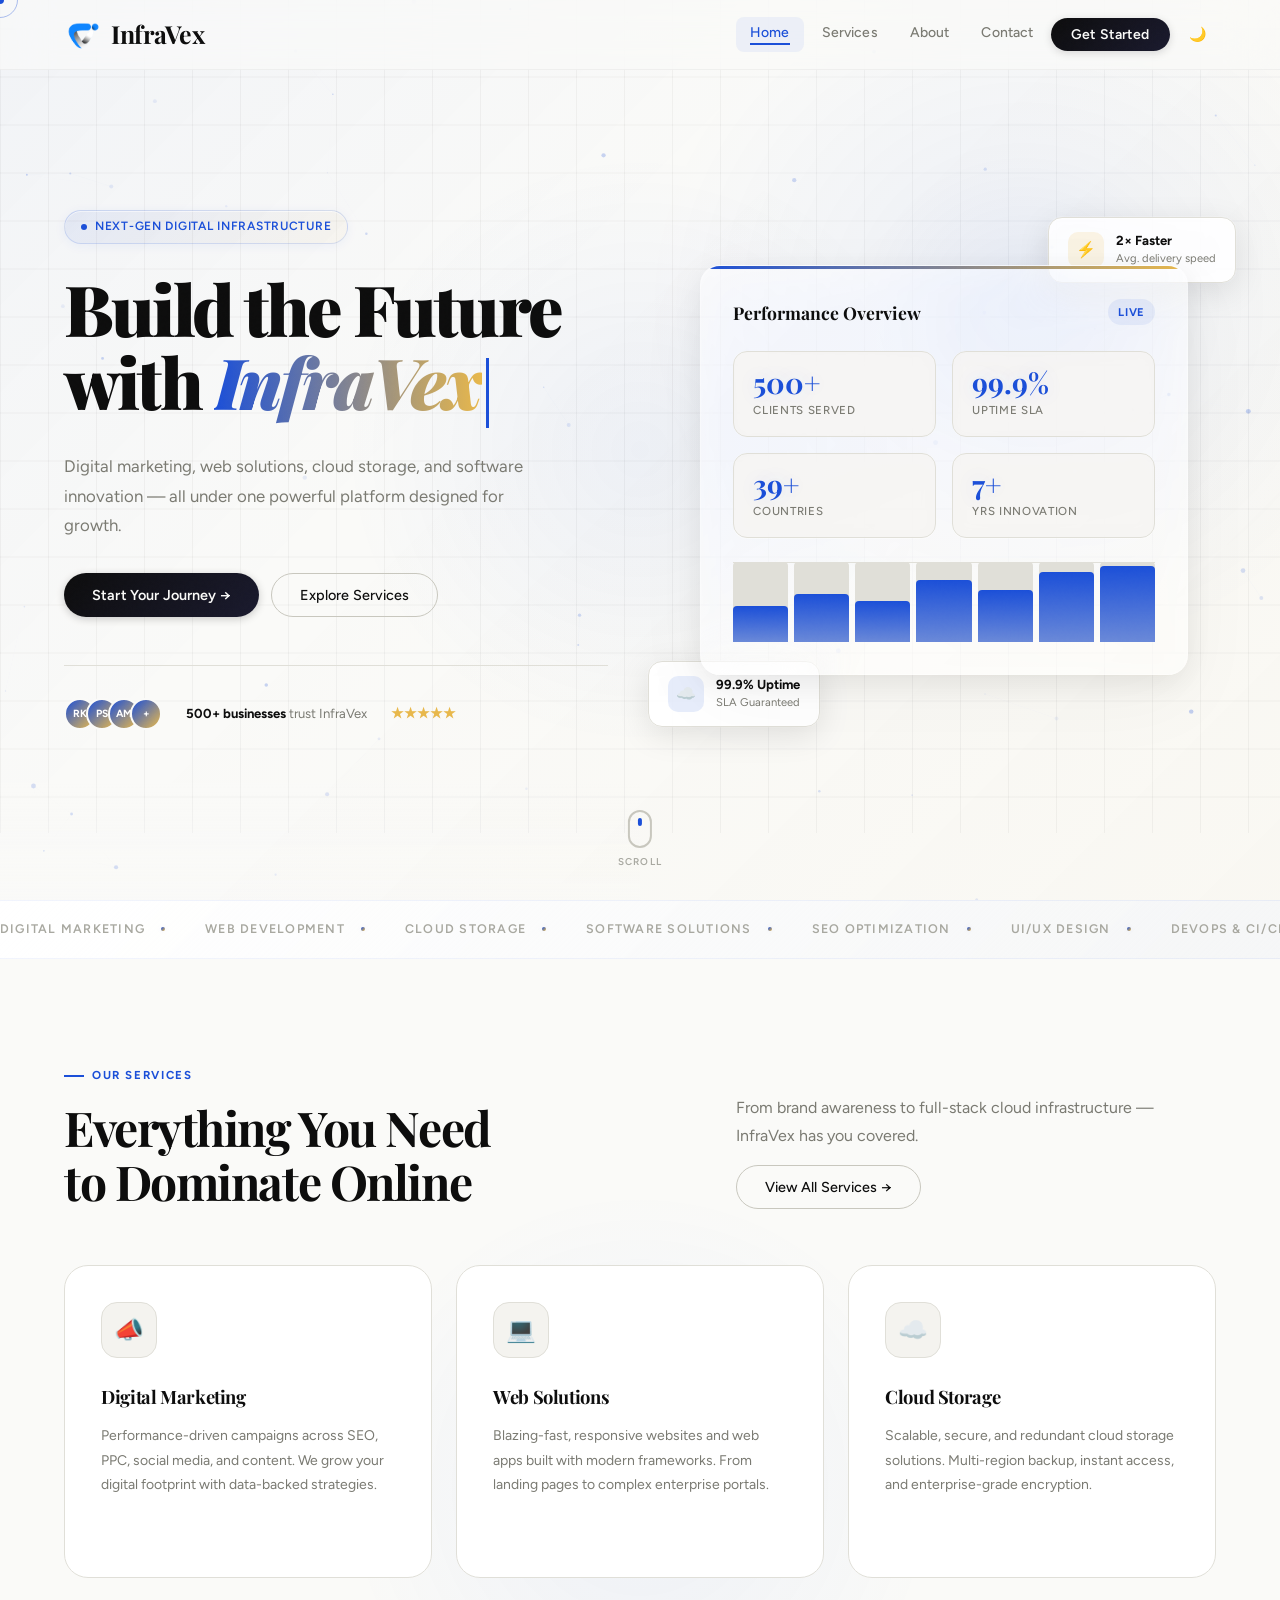
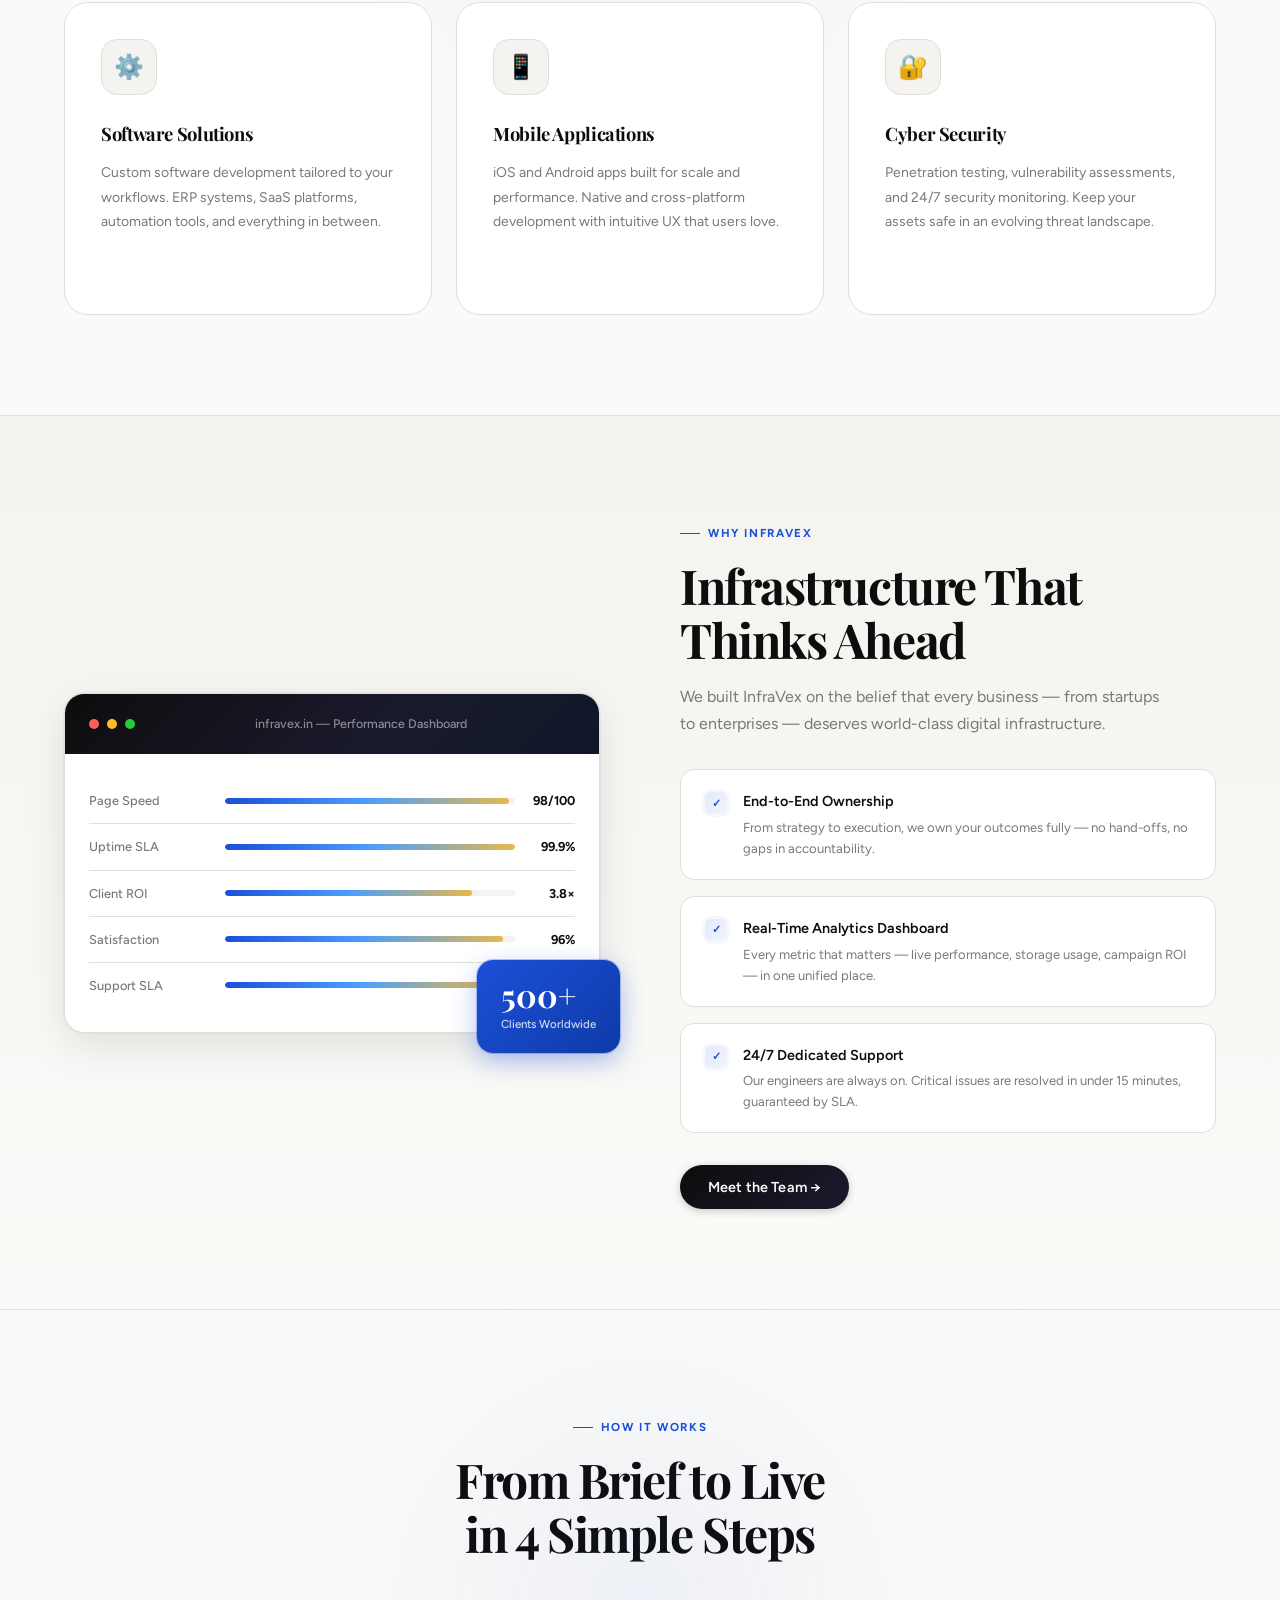
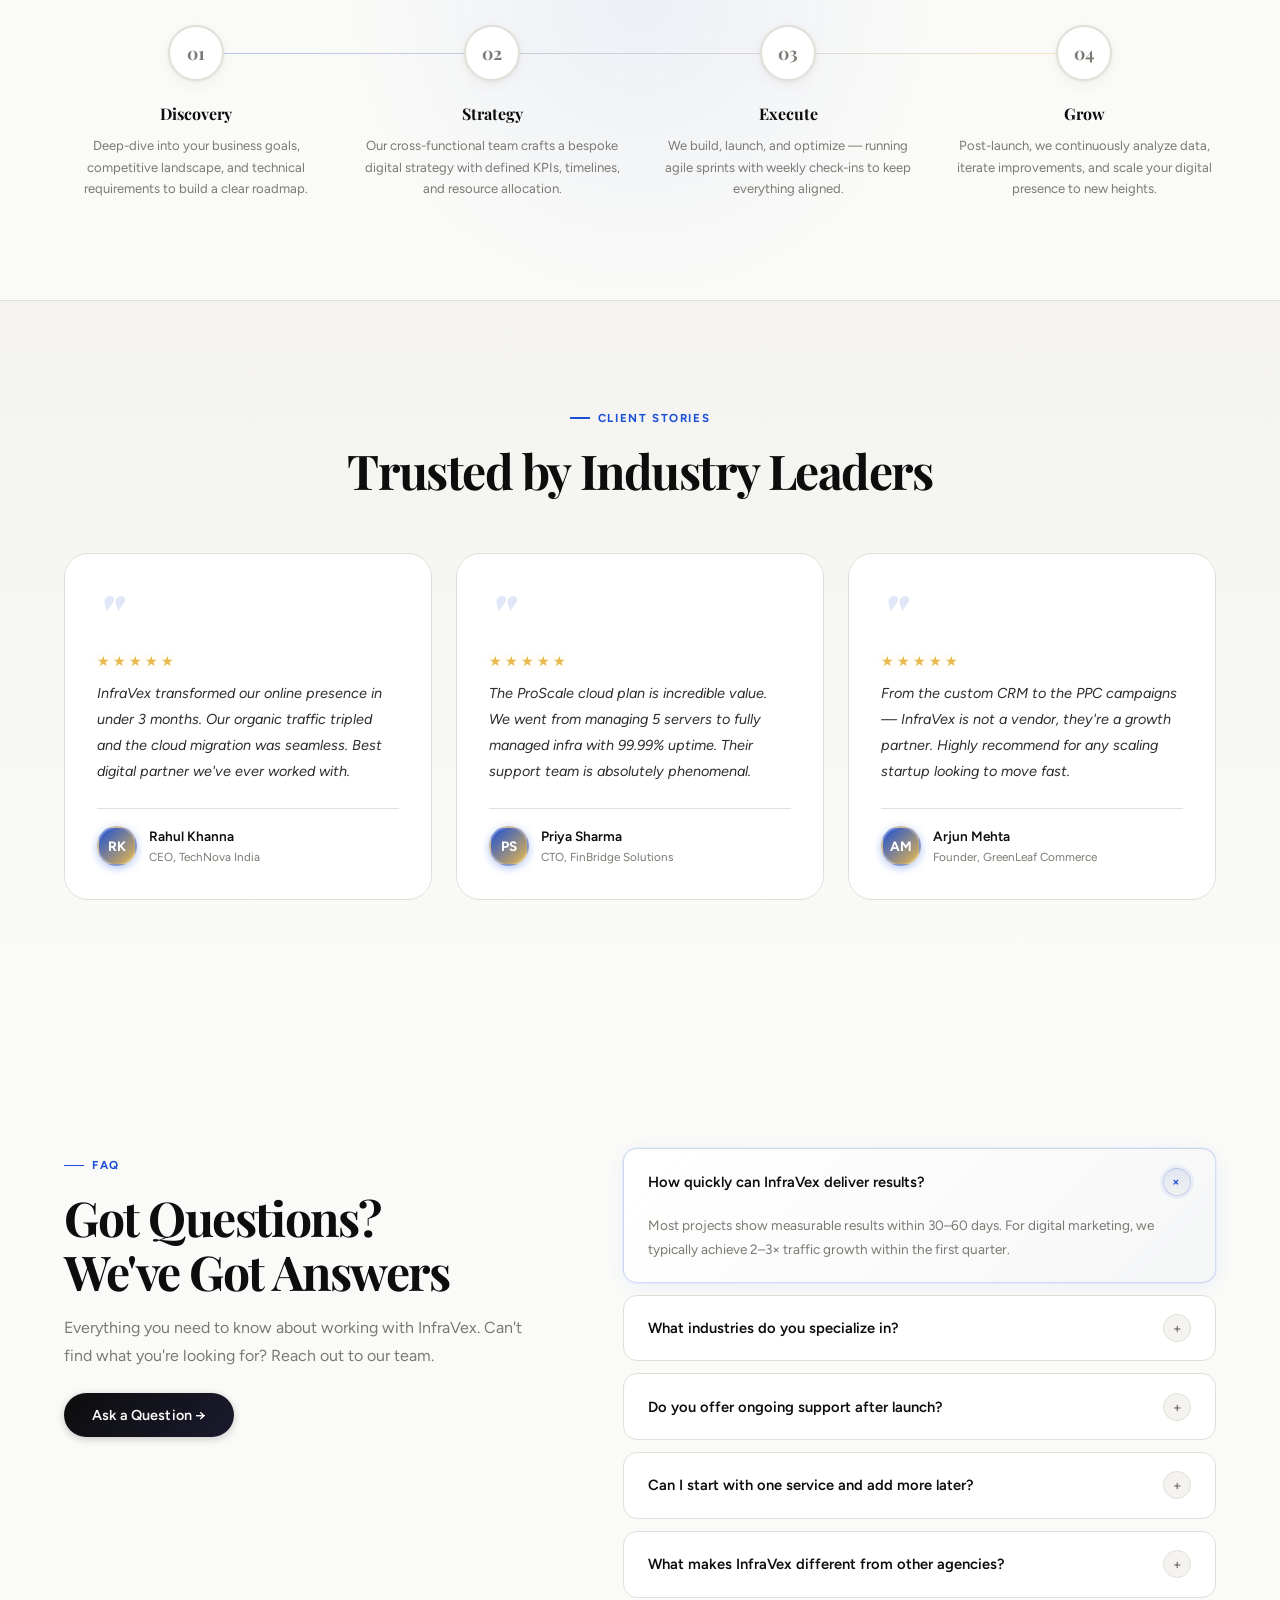
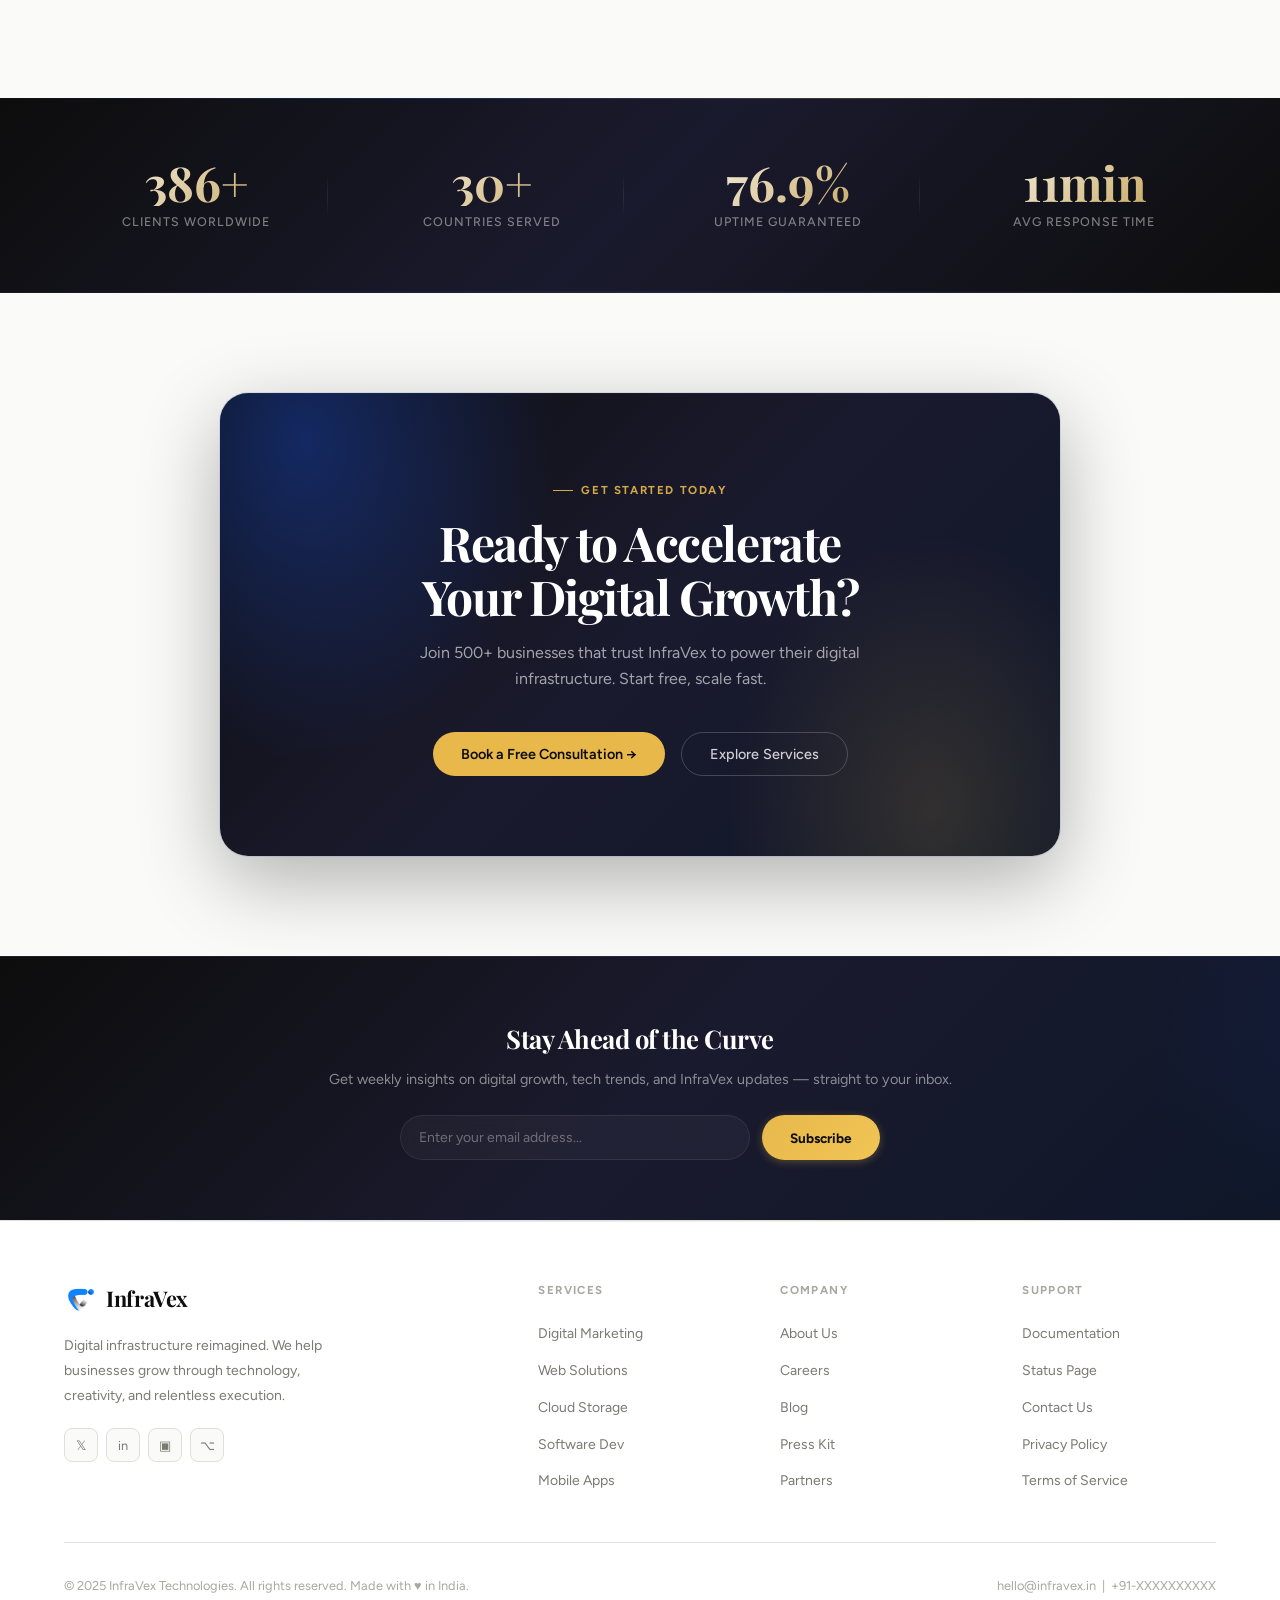
<file: index.html>
<!DOCTYPE html>
<html lang="en">

<head>
  <meta charset="UTF-8" />
  <meta name="viewport" content="width=device-width, initial-scale=1.0" />
  <meta name="theme-color" content="#0D0D0D" />
  <title>InfraVex — Digital Innovation Beyond Limits</title>
  <meta name="description"
    content="InfraVex — Next-gen digital infrastructure, cloud solutions, web development, digital marketing, and cybersecurity for businesses worldwide." />
  <meta property="og:title" content="InfraVex — Digital Innovation Beyond Limits" />
  <meta property="og:description"
    content="Digital marketing, web solutions, cloud storage, and software innovation — all under one powerful platform." />
  <meta property="og:type" content="website" />
  <link rel="icon" type="image/png" href="logo.png" />
  <link rel="preconnect" href="https://fonts.googleapis.com" />
  <link rel="icon" type="image/x-icon" href="logo.png">
  <link rel="preconnect" href="https://fonts.gstatic.com" crossorigin />
  <link
    href="https://fonts.googleapis.com/css2?family=Playfair+Display:ital,wght@0,400;0,600;0,700;0,900;1,400;1,700&family=Figtree:wght@300;400;500;600;700&display=swap"
    rel="stylesheet" />
  <link rel="stylesheet" href="main.css" />
  <link rel="stylesheet" href="styles.css" />
  <link rel="stylesheet" href="premium-upgrade.css" />
</head>

<body>

  <!-- ── ADMIN LOGIN MODAL ── -->
  <div class="admin-overlay" id="adminOverlay">
    <div class="admin-login-card">
      <button class="close-btn" onclick="closeAdminLogin()">×</button>
      <div class="admin-login-header">
        <div class="admin-lock">🔐</div>
        <h3>Admin Panel</h3>
        <p>Sign in to manage your website content</p>
      </div>
      <div class="admin-form-group">
        <label>Username</label>
        <input type="text" id="adminUser" placeholder="Enter username" autocomplete="off" />
      </div>
      <div class="admin-form-group">
        <label>Password</label>
        <input type="password" id="adminPass" placeholder="Enter password" />
      </div>
      <button class="admin-login-btn" onclick="handleAdminLogin()">Sign In →</button>
      <div class="admin-login-error" id="adminError">Invalid credentials. Please try again.</div>
      <div class="admin-creds-hint">Default: <code>admin</code> / <code>infravex2025</code></div>
    </div>
  </div>

  <!-- ── ADMIN TOOLBAR ── -->
  <div class="admin-toolbar" id="adminToolbar">
    <div class="admin-toolbar-left">
      <div class="admin-toolbar-badge"><span class="live-dot"></span> Admin Mode</div>
      <span class="admin-toolbar-text">Editing as <strong style="color:#fff;">Administrator</strong></span>
    </div>
    <div class="admin-toolbar-right">
      <button class="admin-tb-btn edit-btn" id="editModeBtn" onclick="toggleEditMode()">✏️ Edit Content</button>
      <button class="admin-tb-btn dash-btn" onclick="openDashboard()">📊 Requests</button>
      <button class="admin-tb-btn logout-btn" onclick="adminLogout()">🚪 Logout</button>
    </div>
  </div>

  <!-- ── VISITOR REQUESTS DASHBOARD ── -->
  <div class="admin-dashboard-overlay" id="dashboardOverlay">
    <div class="admin-dashboard">
      <div class="admin-dash-header">
        <h3>📊 Visitor Requests</h3>
        <button class="close-btn" onclick="closeDashboard()"
          style="position:static;width:32px;height:32px;border-radius:50%;background:var(--bg2);border:1px solid var(--border);color:var(--muted);font-size:1.1rem;cursor:pointer;display:flex;align-items:center;justify-content:center;">×</button>
      </div>
      <div class="admin-dash-tabs">
        <button class="admin-dash-tab active" onclick="switchDashTab('contacts', this)">📨 Contact Forms</button>
        <button class="admin-dash-tab" onclick="switchDashTab('newsletters', this)">📧 Newsletter</button>
      </div>
      <div class="admin-dash-body" id="dashBody">
        <!-- Dynamically populated -->
      </div>
    </div>
  </div>


  <!-- ── PRELOADER ── -->
  <div id="preloader">
    <div class="preloader-logo">Infra<span>Vex</span></div>
    <div class="preloader-bar-track">
      <div class="preloader-bar-fill" id="preloaderFill"></div>
    </div>
    <div class="preloader-text">Loading Experience...</div>
  </div>

  <!-- ── SCROLL PROGRESS ── -->
  <div id="scrollProgress"></div>

  <!-- ── CUSTOM CURSOR ── -->
  <div class="cursor-dot" id="cursorDot"></div>
  <div class="cursor-ring" id="cursorRing"></div>

  <!-- ── TOAST CONTAINER ── -->
  <div id="toastContainer"></div>

  <!-- ── BACK TO TOP ── -->
  <button class="back-to-top" id="backToTop" aria-label="Back to top">
    <svg viewBox="0 0 24 24">
      <polyline points="18 15 12 9 6 15"></polyline>
    </svg>
  </button>

  <!-- ── SCROLL INDICATOR ── -->
  <div class="scroll-indicator" id="scrollIndicator">
    <div class="scroll-indicator-mouse">
      <div class="scroll-indicator-dot"></div>
    </div>
    <span class="scroll-indicator-text">Scroll</span>
  </div>


  <!-- ── NAV ── -->
  <nav id="navbar">
    <a class="nav-logo" onclick="showPage('home')" style="display:flex;align-items:center;gap:8px;">
      <img src="logo.png" alt="InfraVex" style="height:32px;width:auto;" />
      InfraVex
    </a>
    <ul class="nav-links">
      <li><button onclick="showPage('home')" id="nav-home" class="active">Home</button></li>
      <li><button onclick="showPage('services')" id="nav-services">Services</button></li>
      <li><button onclick="showPage('about')" id="nav-about">About</button></li>
      <li><button onclick="showPage('contact')" id="nav-contact">Contact</button></li>
      <li><button onclick="showPage('contact')" class="nav-cta">Get Started</button></li>

      <li><button class="dark-toggle" id="darkToggle">🌙</button></li>
    </ul>
    <button class="hamburger" id="hamburger">
      <span></span><span></span><span></span>
    </button>
  </nav>

  <div class="mobile-menu" id="mobileMenu">
    <button onclick="showPage('home'); closeMobile()">Home</button>
    <button onclick="showPage('services'); closeMobile()">Services</button>
    <button onclick="showPage('about'); closeMobile()">About</button>
    <button onclick="showPage('contact'); closeMobile()">Contact</button>
    <button onclick="showPage('contact'); closeMobile()" style="color:var(--accent);font-weight:700;">Get Started
      →</button>
  </div>

  <!-- ══════════════════════════════════════════
     HOME PAGE
══════════════════════════════════════════ -->
  <div id="page-home" class="page active">

    <!-- HERO -->
    <section id="hero" class="mouse-spotlight">
      <canvas id="particleCanvas"></canvas>
      <div class="hero-bg-grid scroll-parallax" data-speed="0.15"></div>
      <div class="hero-bg-gradient scroll-parallax" data-speed="-0.2"></div>

      <div class="hero-left">
        <div class="hero-badge">
          <span class="badge-dot"></span>
          Next-Gen Digital Infrastructure
        </div>
        <h1 class="hero-title">
          Build the Future<br>with <em id="typingText">InfraVex</em><span class="typing-cursor"></span>
        </h1>
        <p class="hero-sub">Digital marketing, web solutions, cloud storage, and software innovation — all under one
          powerful platform designed for growth.</p>
        <div class="hero-actions">
          <button onclick="showPage('contact')" class="btn-primary">Start Your Journey →</button>
          <button onclick="showPage('services')" class="btn-secondary">Explore Services</button>
        </div>
        <div class="hero-trust">
          <div class="trust-avatars">
            <div class="trust-avatar">RK</div>
            <div class="trust-avatar">PS</div>
            <div class="trust-avatar">AM</div>
            <div class="trust-avatar">+</div>
          </div>
          <p class="trust-text"><strong>500+ businesses</strong> trust InfraVex</p>
          <span style="color:var(--accent3);font-size:0.85rem;font-weight:600;">★★★★★</span>
        </div>
      </div>

      <div class="hero-right">
        <div style="position:relative; padding: 28px;">
          <div class="float-card float-card-1">
            <div class="float-icon blue">☁️</div>
            <div>
              <div class="float-info-title">99.9% Uptime</div>
              <div class="float-info-sub">SLA Guaranteed</div>
            </div>
          </div>
          <div class="float-card float-card-2">
            <div class="float-icon gold">⚡</div>
            <div>
              <div class="float-info-title">2× Faster</div>
              <div class="float-info-sub">Avg. delivery speed</div>
            </div>
          </div>
          <div class="hero-card-main">
            <div class="hero-card-header">
              <span class="card-title">Performance Overview</span>
              <span class="card-badge">Live</span>
            </div>
            <div class="metrics-grid">
              <div class="metric-box">
                <div class="metric-num" id="heroCounter1">0</div>
                <div class="metric-label">Clients Served</div>
              </div>
              <div class="metric-box">
                <div class="metric-num">99.9%</div>
                <div class="metric-label">Uptime SLA</div>
              </div>
              <div class="metric-box">
                <div class="metric-num" id="heroCounter2">0</div>
                <div class="metric-label">Countries</div>
              </div>
              <div class="metric-box">
                <div class="metric-num" id="heroCounter3">0</div>
                <div class="metric-label">Yrs Innovation</div>
              </div>
            </div>
            <div class="hero-chart" id="heroChart">
              <div class="chart-bar" style="height:80px;">
                <div class="chart-bar-fill" style="height:0%;--target-h:45%"></div><span class="chart-label">Q1</span>
              </div>
              <div class="chart-bar" style="height:80px;">
                <div class="chart-bar-fill" style="height:0%;--target-h:60%"></div><span class="chart-label">Q2</span>
              </div>
              <div class="chart-bar" style="height:80px;">
                <div class="chart-bar-fill" style="height:0%;--target-h:52%"></div><span class="chart-label">Q3</span>
              </div>
              <div class="chart-bar" style="height:80px;">
                <div class="chart-bar-fill" style="height:0%;--target-h:78%"></div><span class="chart-label">Q4</span>
              </div>
              <div class="chart-bar" style="height:80px;">
                <div class="chart-bar-fill" style="height:0%;--target-h:65%"></div><span class="chart-label">Q1</span>
              </div>
              <div class="chart-bar" style="height:80px;">
                <div class="chart-bar-fill" style="height:0%;--target-h:88%"></div><span class="chart-label">Q2</span>
              </div>
              <div class="chart-bar" style="height:80px;">
                <div class="chart-bar-fill" style="height:0%;--target-h:95%"></div><span class="chart-label">Now</span>
              </div>
            </div>
          </div>
        </div>
      </div>
    </section>

    <!-- MARQUEE -->
    <div class="marquee-wrap">
      <div class="marquee-track">
        <span class="marquee-item">Digital Marketing <span class="sep"></span></span>
        <span class="marquee-item">Web Development <span class="sep"></span></span>
        <span class="marquee-item">Cloud Storage <span class="sep"></span></span>
        <span class="marquee-item">Software Solutions <span class="sep"></span></span>
        <span class="marquee-item">SEO Optimization <span class="sep"></span></span>
        <span class="marquee-item">UI/UX Design <span class="sep"></span></span>
        <span class="marquee-item">DevOps & CI/CD <span class="sep"></span></span>
        <span class="marquee-item">Data Analytics <span class="sep"></span></span>
        <span class="marquee-item">API Integration <span class="sep"></span></span>
        <span class="marquee-item">Mobile Apps <span class="sep"></span></span>
        <span class="marquee-item">Cyber Security <span class="sep"></span></span>
        <span class="marquee-item">AI Solutions <span class="sep"></span></span>
        <span class="marquee-item">Digital Marketing <span class="sep"></span></span>
        <span class="marquee-item">Web Development <span class="sep"></span></span>
        <span class="marquee-item">Cloud Storage <span class="sep"></span></span>
        <span class="marquee-item">Software Solutions <span class="sep"></span></span>
        <span class="marquee-item">SEO Optimization <span class="sep"></span></span>
        <span class="marquee-item">UI/UX Design <span class="sep"></span></span>
        <span class="marquee-item">DevOps & CI/CD <span class="sep"></span></span>
        <span class="marquee-item">Data Analytics <span class="sep"></span></span>
        <span class="marquee-item">API Integration <span class="sep"></span></span>
        <span class="marquee-item">Mobile Apps <span class="sep"></span></span>
        <span class="marquee-item">Cyber Security <span class="sep"></span></span>
        <span class="marquee-item">AI Solutions <span class="sep"></span></span>
      </div>
    </div>

    <!-- SERVICES PREVIEW -->
    <section id="services-home" class="mouse-spotlight scroll-progress-section">
      <div class="section-header">
        <div>
          <div class="section-tag">Our Services</div>
          <h2 class="section-title" data-editable="services-title">Everything You Need<br>to Dominate Online</h2>
        </div>
        <div>
          <p class="section-sub" style="margin-top:0;">From brand awareness to full-stack cloud infrastructure —
            InfraVex has you covered.</p>
          <button onclick="showPage('services')" class="btn-secondary" style="margin-top:1rem;">View All Services
            →</button>
        </div>
      </div>
      <div class="services-grid-home">
        <div class="service-card-home reveal">
          <div class="service-icon-wrap">📣</div>
          <div class="service-name">Digital Marketing</div>
          <p class="service-desc">Performance-driven campaigns across SEO, PPC, social media, and content. We grow your
            digital footprint with data-backed strategies.</p>
          <a class="service-arrow-link" onclick="showPage('services')">Learn more →</a>
        </div>
        <div class="service-card-home reveal reveal-delay-1">
          <div class="service-icon-wrap">💻</div>
          <div class="service-name">Web Solutions</div>
          <p class="service-desc">Blazing-fast, responsive websites and web apps built with modern frameworks. From
            landing pages to complex enterprise portals.</p>
          <a class="service-arrow-link" onclick="showPage('services')">Learn more →</a>
        </div>
        <div class="service-card-home reveal reveal-delay-2">
          <div class="service-icon-wrap">☁️</div>
          <div class="service-name">Cloud Storage</div>
          <p class="service-desc">Scalable, secure, and redundant cloud storage solutions. Multi-region backup, instant
            access, and enterprise-grade encryption.</p>
          <a class="service-arrow-link" onclick="showPage('services')">Learn more →</a>
        </div>
        <div class="service-card-home reveal">
          <div class="service-icon-wrap">⚙️</div>
          <div class="service-name">Software Solutions</div>
          <p class="service-desc">Custom software development tailored to your workflows. ERP systems, SaaS platforms,
            automation tools, and everything in between.</p>
          <a class="service-arrow-link" onclick="showPage('services')">Learn more →</a>
        </div>
        <div class="service-card-home reveal reveal-delay-1">
          <div class="service-icon-wrap">📱</div>
          <div class="service-name">Mobile Applications</div>
          <p class="service-desc">iOS and Android apps built for scale and performance. Native and cross-platform
            development with intuitive UX that users love.</p>
          <a class="service-arrow-link" onclick="showPage('services')">Learn more →</a>
        </div>
        <div class="service-card-home reveal reveal-delay-2">
          <div class="service-icon-wrap">🔐</div>
          <div class="service-name">Cyber Security</div>
          <p class="service-desc">Penetration testing, vulnerability assessments, and 24/7 security monitoring. Keep
            your assets safe in an evolving threat landscape.</p>
          <a class="service-arrow-link" onclick="showPage('services')">Learn more →</a>
        </div>
      </div>
    </section>

    <!-- WHY US -->
    <section id="why-us" class="scroll-progress-section">
      <div class="why-grid">
        <div class="why-visual reveal">
          <div class="why-main-card">
            <div class="why-card-header">
              <span class="why-dot r"></span>
              <span class="why-dot y"></span>
              <span class="why-dot g"></span>
              <span class="why-card-title">infravex.in — Performance Dashboard</span>
            </div>
            <div class="why-card-body">
              <div class="perf-row">
                <span class="perf-label">Page Speed</span>
                <div class="perf-bar-track">
                  <div class="perf-bar-fill" id="bar1" style="width:0%"></div>
                </div>
                <span class="perf-val">98/100</span>
              </div>
              <div class="perf-row">
                <span class="perf-label">Uptime SLA</span>
                <div class="perf-bar-track">
                  <div class="perf-bar-fill" id="bar2" style="width:0%"></div>
                </div>
                <span class="perf-val">99.9%</span>
              </div>
              <div class="perf-row">
                <span class="perf-label">Client ROI</span>
                <div class="perf-bar-track">
                  <div class="perf-bar-fill" id="bar3" style="width:0%"></div>
                </div>
                <span class="perf-val">3.8×</span>
              </div>
              <div class="perf-row">
                <span class="perf-label">Satisfaction</span>
                <div class="perf-bar-track">
                  <div class="perf-bar-fill" id="bar4" style="width:0%"></div>
                </div>
                <span class="perf-val">96%</span>
              </div>
              <div class="perf-row">
                <span class="perf-label">Support SLA</span>
                <div class="perf-bar-track">
                  <div class="perf-bar-fill" id="bar5" style="width:0%"></div>
                </div>
                <span class="perf-val">
                  < 15min</span>
              </div>
            </div>
          </div>
          <div class="why-float-stat">
            <div class="why-float-num">500+</div>
            <div class="why-float-label">Clients Worldwide</div>
          </div>
        </div>
        <div class="reveal reveal-delay-1">
          <div class="section-tag">Why InfraVex</div>
          <h2 class="section-title">Infrastructure That<br>Thinks Ahead</h2>
          <p class="section-sub">We built InfraVex on the belief that every business — from startups to enterprises —
            deserves world-class digital infrastructure.</p>
          <ul class="feature-list">
            <li class="feature-item">
              <div class="feature-check">✓</div>
              <div>
                <div class="feature-title">End-to-End Ownership</div>
                <div class="feature-desc">From strategy to execution, we own your outcomes fully — no hand-offs, no gaps
                  in accountability.</div>
              </div>
            </li>
            <li class="feature-item">
              <div class="feature-check">✓</div>
              <div>
                <div class="feature-title">Real-Time Analytics Dashboard</div>
                <div class="feature-desc">Every metric that matters — live performance, storage usage, campaign ROI — in
                  one unified place.</div>
              </div>
            </li>
            <li class="feature-item">
              <div class="feature-check">✓</div>
              <div>
                <div class="feature-title">24/7 Dedicated Support</div>
                <div class="feature-desc">Our engineers are always on. Critical issues are resolved in under 15 minutes,
                  guaranteed by SLA.</div>
              </div>
            </li>
          </ul>
          <button onclick="showPage('about')" class="btn-primary">Meet the Team →</button>
        </div>
      </div>
    </section>

    <!-- PROCESS -->
    <section id="process-home" class="mouse-spotlight scroll-progress-section">
      <div style="text-align:center;">
        <div class="section-tag">How It Works</div>
        <h2 class="section-title">From Brief to Live<br>in 4 Simple Steps</h2>
      </div>
      <div class="process-steps">
        <div class="step reveal">
          <div class="step-num">01</div>
          <div class="step-title">Discovery</div>
          <p class="step-desc">Deep-dive into your business goals, competitive landscape, and technical requirements to
            build a clear roadmap.</p>
        </div>
        <div class="step reveal reveal-delay-1">
          <div class="step-num">02</div>
          <div class="step-title">Strategy</div>
          <p class="step-desc">Our cross-functional team crafts a bespoke digital strategy with defined KPIs, timelines,
            and resource allocation.</p>
        </div>
        <div class="step reveal reveal-delay-2">
          <div class="step-num">03</div>
          <div class="step-title">Execute</div>
          <p class="step-desc">We build, launch, and optimize — running agile sprints with weekly check-ins to keep
            everything aligned.</p>
        </div>
        <div class="step reveal reveal-delay-3">
          <div class="step-num">04</div>
          <div class="step-title">Grow</div>
          <p class="step-desc">Post-launch, we continuously analyze data, iterate improvements, and scale your digital
            presence to new heights.</p>
        </div>
      </div>
    </section>

    <!-- TESTIMONIALS -->
    <section id="testimonials-home" class="scroll-progress-section">
      <div style="text-align:center;">
        <div class="section-tag">Client Stories</div>
        <h2 class="section-title">Trusted by Industry Leaders</h2>
      </div>
      <div class="testimonials-grid">
        <div class="testimonial reveal">
          <div class="quote-mark">"</div>
          <div class="testimonial-stars">★★★★★</div>
          <p class="testimonial-text">InfraVex transformed our online presence in under 3 months. Our organic traffic
            tripled and the cloud migration was seamless. Best digital partner we've ever worked with.</p>
          <div class="testimonial-author">
            <div class="author-avatar">RK</div>
            <div>
              <div class="author-name">Rahul Khanna</div>
              <div class="author-role">CEO, TechNova India</div>
            </div>
          </div>
        </div>
        <div class="testimonial reveal reveal-delay-1">
          <div class="quote-mark">"</div>
          <div class="testimonial-stars">★★★★★</div>
          <p class="testimonial-text">The ProScale cloud plan is incredible value. We went from managing 5 servers to
            fully managed infra with 99.99% uptime. Their support team is absolutely phenomenal.</p>
          <div class="testimonial-author">
            <div class="author-avatar">PS</div>
            <div>
              <div class="author-name">Priya Sharma</div>
              <div class="author-role">CTO, FinBridge Solutions</div>
            </div>
          </div>
        </div>
        <div class="testimonial reveal reveal-delay-2">
          <div class="quote-mark">"</div>
          <div class="testimonial-stars">★★★★★</div>
          <p class="testimonial-text">From the custom CRM to the PPC campaigns — InfraVex is not a vendor, they're a
            growth partner. Highly recommend for any scaling startup looking to move fast.</p>
          <div class="testimonial-author">
            <div class="author-avatar">AM</div>
            <div>
              <div class="author-name">Arjun Mehta</div>
              <div class="author-role">Founder, GreenLeaf Commerce</div>
            </div>
          </div>
        </div>
      </div>
    </section>

    <!-- FAQ -->
    <section id="faq-home" class="scroll-progress-section">
      <div class="faq-grid">
        <div class="reveal-left">
          <div class="section-tag">FAQ</div>
          <h2 class="section-title">Got Questions?<br>We've Got Answers</h2>
          <p class="section-sub">Everything you need to know about working with InfraVex. Can't find what you're looking
            for? Reach out to our team.</p>
          <button onclick="showPage('contact')" class="btn-primary" style="margin-top:1.5rem;">Ask a Question →</button>
        </div>
        <div class="faq-list reveal-right">
          <div class="faq-item active">
            <button class="faq-question">
              <span>How quickly can InfraVex deliver results?</span>
              <span class="faq-icon">+</span>
            </button>
            <div class="faq-answer">
              <p>Most projects show measurable results within 30–60 days. For digital marketing, we typically achieve
                2–3× traffic growth within the first quarter.</p>
            </div>
          </div>
          <div class="faq-item">
            <button class="faq-question">
              <span>What industries do you specialize in?</span>
              <span class="faq-icon">+</span>
            </button>
            <div class="faq-answer">
              <p>We work across fintech, e-commerce, SaaS, healthcare, education, and more. Our flexible approach adapts
                to any industry's unique requirements.</p>
            </div>
          </div>
          <div class="faq-item">
            <button class="faq-question">
              <span>Do you offer ongoing support after launch?</span>
              <span class="faq-icon">+</span>
            </button>
            <div class="faq-answer">
              <p>Absolutely. All our plans include 24/7 monitoring and support. Enterprise clients get a dedicated
                account manager and priority SLA guarantees.</p>
            </div>
          </div>
          <div class="faq-item">
            <button class="faq-question">
              <span>Can I start with one service and add more later?</span>
              <span class="faq-icon">+</span>
            </button>
            <div class="faq-answer">
              <p>Yes! Many clients start with web development or marketing and gradually add cloud, security, and
                software services as they scale.</p>
            </div>
          </div>
          <div class="faq-item">
            <button class="faq-question">
              <span>What makes InfraVex different from other agencies?</span>
              <span class="faq-icon">+</span>
            </button>
            <div class="faq-answer">
              <p>We offer end-to-end ownership — one team handles everything from strategy to execution. No hand-offs,
                no gaps, and complete transparency.</p>
            </div>
          </div>
        </div>
      </div>
    </section>

    <!-- STATS BAR -->
    <div class="stats-bar">
      <div class="stats-bar-grid">
        <div class="stat-item">
          <div class="stat-number" data-target="500" data-suffix="+">0</div>
          <div class="stat-label">Clients Worldwide</div>
        </div>
        <div class="stat-item">
          <div class="stat-number" data-target="40" data-suffix="+">0</div>
          <div class="stat-label">Countries Served</div>
        </div>
        <div class="stat-item">
          <div class="stat-number" data-target="99" data-suffix=".9%">0</div>
          <div class="stat-label">Uptime Guaranteed</div>
        </div>
        <div class="stat-item">
          <div class="stat-number" data-target="15" data-suffix="min">0</div>
          <div class="stat-label">Avg Response Time</div>
        </div>
      </div>
    </div>

    <!-- CTA -->
    <section id="cta-home" class="scroll-progress-section">
      <div class="cta-box reveal-scale">
        <div class="section-tag">Get Started Today</div>
        <h2 class="section-title">Ready to Accelerate<br>Your Digital Growth?</h2>
        <p>Join 500+ businesses that trust InfraVex to power their digital infrastructure. Start free, scale fast.</p>
        <div style="display:flex;gap:1rem;justify-content:center;flex-wrap:wrap;">
          <button onclick="showPage('contact')" class="btn-accent">Book a Free Consultation →</button>
          <button onclick="showPage('services')" class="btn-secondary">Explore Services</button>
        </div>
      </div>
    </section>

    <!-- NEWSLETTER -->
    <div class="newsletter-section">
      <div class="newsletter-inner">
        <h3>Stay Ahead of the Curve</h3>
        <p>Get weekly insights on digital growth, tech trends, and InfraVex updates — straight to your inbox.</p>
        <div class="newsletter-form">
          <input type="email" placeholder="Enter your email address..." />
          <button onclick="handleNewsletter(this)">Subscribe</button>
        </div>
      </div>
    </div>

    <!-- FOOTER -->
    <footer>
      <div class="footer-grid">
        <div class="footer-brand">
          <a class="nav-logo" onclick="showPage('home')"
            style="font-size:1.35rem;cursor:pointer;display:flex;align-items:center;gap:8px;">
            <img src="logo.png" alt="InfraVex" style="height:28px;width:auto;" /> InfraVex</a>
          <p>Digital infrastructure reimagined. We help businesses grow through technology, creativity, and relentless
            execution.</p>
          <div class="social-links" style="margin-top:1.25rem;">
            <a href="#" class="social-link">𝕏</a>
            <a href="#" class="social-link">in</a>
            <a href="#" class="social-link">▣</a>
            <a href="#" class="social-link">⌥</a>
          </div>
        </div>
        <div class="footer-col">
          <h4>Services</h4>
          <ul>
            <li><a onclick="showPage('services')">Digital Marketing</a></li>
            <li><a onclick="showPage('services')">Web Solutions</a></li>
            <li><a onclick="showPage('services')">Cloud Storage</a></li>
            <li><a onclick="showPage('services')">Software Dev</a></li>
            <li><a onclick="showPage('services')">Mobile Apps</a></li>
          </ul>
        </div>
        <div class="footer-col">
          <h4>Company</h4>
          <ul>
            <li><a onclick="showPage('about')">About Us</a></li>
            <li><a href="#">Careers</a></li>
            <li><a href="#">Blog</a></li>
            <li><a href="#">Press Kit</a></li>
            <li><a href="#">Partners</a></li>
          </ul>
        </div>
        <div class="footer-col">
          <h4>Support</h4>
          <ul>
            <li><a href="#">Documentation</a></li>
            <li><a href="#">Status Page</a></li>
            <li><a onclick="showPage('contact')">Contact Us</a></li>
            <li><a href="#">Privacy Policy</a></li>
            <li><a href="#">Terms of Service</a></li>
          </ul>
        </div>
      </div>
      <div class="footer-bottom">
        <p class="footer-copy">© 2025 InfraVex Technologies. All rights reserved. Made with ♥ in India.</p>
        <p class="footer-copy">hello@infravex.in &nbsp;|&nbsp; +91-XXXXXXXXXX</p>
      </div>
    </footer>
  </div>

  <!-- ══════════════════════════════════════════
     SERVICES PAGE
══════════════════════════════════════════ -->
  <div id="page-services" class="page">

    <div class="page-hero">
      <div class="section-tag">Our Services</div>
      <h1 class="section-title">Digital Solutions Built<br><em style="font-style:italic;color:var(--accent);">for Real
          Growth</em></h1>
      <p class="section-sub">From awareness to infrastructure — every service we offer is designed to drive measurable
        outcomes for your business.</p>
    </div>

    <div class="page-content">
      <!-- FULL SERVICES -->
      <div class="services-full-grid">
        <div class="service-full-card reveal">
          <div class="service-full-header">
            <div class="service-full-icon">📣</div>
            <div>
              <div class="service-full-title">Digital Marketing</div>
              <div class="service-full-tag">Growth & Awareness</div>
            </div>
          </div>
          <p class="service-full-desc">Performance-driven campaigns across SEO, PPC, social media, and content
            marketing. We use data-backed strategies to grow your brand's digital footprint, increase qualified traffic,
            and improve conversion rates. From Google Ads to Instagram reels, we manage it all.</p>
          <div class="service-features-tags">
            <span class="tag">SEO Audit</span>
            <span class="tag">PPC Campaigns</span>
            <span class="tag">Content Strategy</span>
            <span class="tag">Social Media</span>
            <span class="tag">Email Marketing</span>
          </div>
        </div>
        <div class="service-full-card reveal reveal-delay-1">
          <div class="service-full-header">
            <div class="service-full-icon">💻</div>
            <div>
              <div class="service-full-title">Web Solutions</div>
              <div class="service-full-tag">Design & Development</div>
            </div>
          </div>
          <p class="service-full-desc">Blazing-fast, responsive websites and web apps built with modern frameworks. From
            landing pages that convert to complex enterprise portals — every pixel is crafted with purpose. We use
            React, Next.js, Node.js, and more.</p>
          <div class="service-features-tags">
            <span class="tag">UI/UX Design</span>
            <span class="tag">React / Next.js</span>
            <span class="tag">CMS Integration</span>
            <span class="tag">E-Commerce</span>
            <span class="tag">Performance Opt.</span>
          </div>
        </div>
        <div class="service-full-card reveal">
          <div class="service-full-header">
            <div class="service-full-icon">☁️</div>
            <div>
              <div class="service-full-title">Cloud Storage</div>
              <div class="service-full-tag">Infrastructure & DevOps</div>
            </div>
          </div>
          <p class="service-full-desc">Scalable, secure, and redundant cloud storage solutions with multi-region backup,
            instant access, and enterprise-grade encryption. We support AWS, GCP, and Azure environments with automated
            failover and disaster recovery built-in.</p>
          <div class="service-features-tags">
            <span class="tag">AWS / GCP / Azure</span>
            <span class="tag">Auto-backup</span>
            <span class="tag">CDN</span>
            <span class="tag">Encryption</span>
            <span class="tag">Disaster Recovery</span>
          </div>
        </div>
        <div class="service-full-card reveal reveal-delay-1">
          <div class="service-full-header">
            <div class="service-full-icon">⚙️</div>
            <div>
              <div class="service-full-title">Software Solutions</div>
              <div class="service-full-tag">Custom Development</div>
            </div>
          </div>
          <p class="service-full-desc">Custom software development tailored precisely to your workflows. ERP systems,
            SaaS platforms, automation tools, and process optimization — we build software that makes your team 10× more
            productive and your business more scalable.</p>
          <div class="service-features-tags">
            <span class="tag">ERP Systems</span>
            <span class="tag">SaaS Platforms</span>
            <span class="tag">API Development</span>
            <span class="tag">Automation</span>
            <span class="tag">Integrations</span>
          </div>
        </div>
        <div class="service-full-card reveal">
          <div class="service-full-header">
            <div class="service-full-icon">📱</div>
            <div>
              <div class="service-full-title">Mobile Applications</div>
              <div class="service-full-tag">iOS & Android</div>
            </div>
          </div>
          <p class="service-full-desc">iOS and Android apps built for scale and performance. Native and cross-platform
            development using React Native and Flutter, with intuitive UX that users actually enjoy. From MVP to
            production in record time.</p>
          <div class="service-features-tags">
            <span class="tag">React Native</span>
            <span class="tag">Flutter</span>
            <span class="tag">App Store Launch</span>
            <span class="tag">Push Notifications</span>
            <span class="tag">Analytics</span>
          </div>
        </div>
        <div class="service-full-card reveal reveal-delay-1">
          <div class="service-full-header">
            <div class="service-full-icon">🔐</div>
            <div>
              <div class="service-full-title">Cyber Security</div>
              <div class="service-full-tag">Protection & Compliance</div>
            </div>
          </div>
          <p class="service-full-desc">Penetration testing, vulnerability assessments, and 24/7 security monitoring. We
            help you stay compliant with ISO 27001, SOC 2, and GDPR while keeping your digital assets safe in an
            ever-evolving threat landscape.</p>
          <div class="service-features-tags">
            <span class="tag">Pen Testing</span>
            <span class="tag">VAPT</span>
            <span class="tag">SOC 2</span>
            <span class="tag">GDPR Compliance</span>
            <span class="tag">24/7 Monitoring</span>
          </div>
        </div>
      </div>

      <!-- PRICING -->
      <div class="pricing-section">
        <div style="text-align:center;">
          <div class="section-tag">Cloud Plans</div>
          <h2 class="section-title">Scale Without Limits</h2>
          <p class="section-sub" style="margin:1rem auto 0;text-align:center;">Flexible cloud storage and compute plans
            for every stage of your business.</p>
        </div>
        <div class="pricing-cards">
          <div class="pricing-card reveal">
            <div class="pricing-tier">Starter</div>
            <div class="pricing-name">Launchpad</div>
            <div class="pricing-price">
              <span class="price-currency">₹</span>
              <span class="price-amount">999</span>
              <span class="price-period">/month</span>
            </div>
            <ul class="pricing-features">
              <li>100 GB Secure Storage</li>
              <li>5 Websites Hosted</li>
              <li>Email Marketing (5K/mo)</li>
              <li>Basic Analytics</li>
              <li>SSL Certificates</li>
              <li>Business Email</li>
            </ul>
            <button onclick="showPage('contact')" class="btn-secondary" style="width:100%;justify-content:center;">Get
              Started</button>
          </div>
          <div class="pricing-card featured reveal reveal-delay-1">
            <div class="popular-badge">⭐ Most Popular</div>
            <div class="pricing-tier">Professional</div>
            <div class="pricing-name">ProScale</div>
            <div class="pricing-price">
              <span class="price-currency" style="color:rgba(255,255,255,0.5);">₹</span>
              <span class="price-amount">3,499</span>
              <span class="price-period">/month</span>
            </div>
            <ul class="pricing-features">
              <li>1 TB Cloud Storage</li>
              <li>Unlimited Websites</li>
              <li>Email Marketing (50K/mo)</li>
              <li>Advanced Analytics + AI</li>
              <li>CDN & Load Balancing</li>
              <li>Priority 24/7 Support</li>
            </ul>
            <button onclick="showPage('contact')" class="btn-accent" style="width:100%;justify-content:center;">Start
              Free Trial</button>
          </div>
          <div class="pricing-card reveal reveal-delay-2">
            <div class="pricing-tier">Enterprise</div>
            <div class="pricing-name">InfraMax</div>
            <div class="pricing-price">
              <span class="price-amount" style="font-size:2rem;">Custom</span>
            </div>
            <ul class="pricing-features">
              <li>Unlimited Storage</li>
              <li>Dedicated Infra</li>
              <li>White-label Options</li>
              <li>SLA 99.99% Uptime</li>
              <li>Dedicated Account Mgr</li>
              <li>On-premise Integration</li>
            </ul>
            <button onclick="showPage('contact')" class="btn-secondary"
              style="width:100%;justify-content:center;">Contact Sales</button>
          </div>
        </div>
      </div>
    </div>

    <footer>
      <div class="footer-bottom">
        <p class="footer-copy">© 2025 InfraVex Technologies. All rights reserved.</p>
        <div style="display:flex;gap:1rem;">
          <button onclick="showPage('home')"
            style="background:none;border:none;cursor:pointer;color:var(--muted);font-size:0.8rem;font-family:var(--font-body);">Home</button>
          <button onclick="showPage('about')"
            style="background:none;border:none;cursor:pointer;color:var(--muted);font-size:0.8rem;font-family:var(--font-body);">About</button>
          <button onclick="showPage('contact')"
            style="background:none;border:none;cursor:pointer;color:var(--muted);font-size:0.8rem;font-family:var(--font-body);">Contact</button>
        </div>
      </div>
    </footer>
  </div>

  <!-- ══════════════════════════════════════════
     ABOUT PAGE
══════════════════════════════════════════ -->
  <div id="page-about" class="page">
    <div class="page-hero">
      <div class="section-tag">About InfraVex</div>
      <h1 class="section-title">Built by Builders,<br><em style="font-style:italic;color:var(--accent);">for
          Builders</em></h1>
      <p class="section-sub">We are a team of engineers, designers, and growth strategists on a mission to make
        world-class digital infrastructure accessible to every business.</p>
    </div>

    <!-- MISSION -->
    <div class="about-mission">
      <div class="about-mission-grid">
        <div class="reveal">
          <div class="section-tag">Our Mission</div>
          <h2 class="section-title">Infrastructure That<br>Grows With You</h2>
          <p class="section-sub">Founded in 2017, InfraVex was born from a simple frustration: great digital
            infrastructure was only accessible to companies with deep pockets and big teams. We changed that.</p>
          <p style="color:var(--muted);font-size:0.9rem;line-height:1.8;margin-top:1rem;">Today, we serve 500+
            businesses across 40+ countries, from scrappy early-stage startups to established enterprises, helping them
            build, scale, and protect their digital presence with confidence.</p>
          <div class="mission-stats">
            <div class="mission-stat"><span class="mission-stat-num">500+</span><span class="mission-stat-label">Clients
                Served</span></div>
            <div class="mission-stat"><span class="mission-stat-num">40+</span><span
                class="mission-stat-label">Countries</span></div>
            <div class="mission-stat"><span class="mission-stat-num">8+</span><span class="mission-stat-label">Years
                Active</span></div>
            <div class="mission-stat"><span class="mission-stat-num">99.9%</span><span class="mission-stat-label">Avg
                Uptime</span></div>
          </div>
        </div>
        <div class="timeline-visual reveal reveal-delay-1">
          <div class="about-big-card">
            <div class="about-card-img">🏗️</div>
            <div class="about-card-body">
              <h3>Our Story</h3>
              <p>Started in a small office in Mumbai in 2017, InfraVex began as a web development studio. Over the next
                8 years, we expanded into cloud infrastructure, digital marketing, and cybersecurity — building one of
                India's most comprehensive digital service platforms.</p>
            </div>
          </div>
        </div>
      </div>
    </div>

    <!-- VALUES -->
    <div class="values-section">
      <div style="text-align:center;">
        <div class="section-tag">Our Values</div>
        <h2 class="section-title">What We Stand For</h2>
      </div>
      <div class="values-grid">
        <div class="value-card reveal">
          <span class="value-emoji">🎯</span>
          <div class="value-name">Outcome-Driven</div>
          <p class="value-desc">We measure success by your results, not our deliverables. Every decision is tied back to
            your goals.</p>
        </div>
        <div class="value-card reveal reveal-delay-1">
          <span class="value-emoji">🔍</span>
          <div class="value-name">Radical Transparency</div>
          <p class="value-desc">No hidden agendas, no surprise invoices. You get full visibility into everything we do
            and why we do it.</p>
        </div>
        <div class="value-card reveal reveal-delay-2">
          <span class="value-emoji">⚡</span>
          <div class="value-name">Relentless Speed</div>
          <p class="value-desc">We move fast without breaking things. Agile processes and clear communication keep every
            project on track.</p>
        </div>
        <div class="value-card reveal reveal-delay-3">
          <span class="value-emoji">🤝</span>
          <div class="value-name">True Partnership</div>
          <p class="value-desc">We're not just a vendor — we're a long-term partner invested in your growth and success
            at every stage.</p>
        </div>
      </div>
    </div>

    <!-- TEAM -->
    <div class="team-section">
      <div style="text-align:center;margin-bottom:3.5rem;">
        <div class="section-tag">The Team</div>
        <h2 class="section-title">The People Behind InfraVex</h2>
      </div>
      <div class="team-grid">
        <div class="team-card reveal">
          <div class="team-avatar-wrap">👨‍💻</div>
          <div class="team-info">
            <div class="team-name">Vikram Nair</div>
            <div class="team-role">CEO & Co-Founder</div>
            <div class="team-bio">Full-stack engineer turned entrepreneur. 12+ years in tech. Formerly at Infosys and a
              Series B SaaS startup.</div>
          </div>
        </div>
        <div class="team-card reveal reveal-delay-1">
          <div class="team-avatar-wrap">👩‍🎨</div>
          <div class="team-info">
            <div class="team-name">Ananya Desai</div>
            <div class="team-role">Chief Design Officer</div>
            <div class="team-bio">Award-winning product designer. Obsessed with systems thinking and making complex
              software feel simple.</div>
          </div>
        </div>
        <div class="team-card reveal reveal-delay-2">
          <div class="team-avatar-wrap">👨‍☁️</div>
          <div class="team-info">
            <div class="team-name">Rohan Mehta</div>
            <div class="team-role">Head of Cloud & DevOps</div>
            <div class="team-bio">AWS Certified Solutions Architect. Built infrastructure for platforms serving 10M+
              users.</div>
          </div>
        </div>
        <div class="team-card reveal reveal-delay-3">
          <div class="team-avatar-wrap">👩‍📊</div>
          <div class="team-info">
            <div class="team-name">Sneha Kapoor</div>
            <div class="team-role">VP of Growth</div>
            <div class="team-bio">Performance marketing expert. Managed ₹50Cr+ in ad spend across D2C, B2B SaaS, and
              fintech verticals.</div>
          </div>
        </div>
      </div>

      <div style="text-align:center;margin-top:3rem;">
        <p style="color:var(--muted);margin-bottom:1rem;font-size:0.9rem;">Want to join us? We're always looking for
          exceptional talent.</p>
        <button onclick="showPage('contact')" class="btn-primary">View Open Roles →</button>
      </div>
    </div>

    <footer>
      <div class="footer-bottom">
        <p class="footer-copy">© 2025 InfraVex Technologies. All rights reserved.</p>
        <div style="display:flex;gap:1rem;">
          <button onclick="showPage('home')"
            style="background:none;border:none;cursor:pointer;color:var(--muted);font-size:0.8rem;font-family:var(--font-body);">Home</button>
          <button onclick="showPage('services')"
            style="background:none;border:none;cursor:pointer;color:var(--muted);font-size:0.8rem;font-family:var(--font-body);">Services</button>
          <button onclick="showPage('contact')"
            style="background:none;border:none;cursor:pointer;color:var(--muted);font-size:0.8rem;font-family:var(--font-body);">Contact</button>
        </div>
      </div>
    </footer>
  </div>

  <!-- ══════════════════════════════════════════
     CONTACT PAGE
══════════════════════════════════════════ -->
  <div id="page-contact" class="page">
    <div class="page-hero">
      <div class="section-tag">Get In Touch</div>
      <h1 class="section-title">Let's Build Something<br><em
          style="font-style:italic;color:var(--accent);">Extraordinary</em></h1>
      <p class="section-sub">Whether you need a discovery call, a custom proposal, or just have questions — our team is
        ready. Typically responds within 2 hours.</p>
    </div>

    <div class="contact-layout">
      <div class="contact-info-block reveal">
        <h2>We'd love to<br>hear from you</h2>
        <p>Reach out through any of the channels below, or fill in the form and we'll get back to you within 2 business
          hours.</p>
        <div class="contact-items">
          <div class="contact-item">
            <div class="contact-icon">📧</div>
            <div>
              <div class="contact-item-title">Email Us</div>
              <div class="contact-item-sub">hello@infravex.in</div>
            </div>
          </div>
          <div class="contact-item">
            <div class="contact-icon">📞</div>
            <div>
              <div class="contact-item-title">Call Us</div>
              <div class="contact-item-sub">+91-XXXXXXXXXX (Mon–Sat, 9am–7pm)</div>
            </div>
          </div>
          <div class="contact-item">
            <div class="contact-icon">📍</div>
            <div>
              <div class="contact-item-title">Visit Us</div>
              <div class="contact-item-sub">Mumbai, Maharashtra, India 400001</div>
            </div>
          </div>
          <div class="contact-item">
            <div class="contact-icon">💬</div>
            <div>
              <div class="contact-item-title">Live Chat</div>
              <div class="contact-item-sub">Available 24/7 via dashboard</div>
            </div>
          </div>
        </div>
        <div
          style="background:rgba(27,79,216,0.05);border:1px solid rgba(27,79,216,0.12);border-radius:var(--radius);padding:1.25rem;">
          <div style="font-weight:700;font-size:0.85rem;color:var(--ink);margin-bottom:4px;">⚡ Average response time: 2
            hours</div>
          <div style="font-size:0.78rem;color:var(--muted);">Our team is available Mon–Sat 9am–7pm IST. Enterprise
            clients get 24/7 priority support.</div>
        </div>
      </div>

      <div class="contact-form-wrap reveal reveal-delay-1">
        <div class="form-title">Send us a Message</div>
        <p class="form-sub">Fill out the form below and a specialist will reach out within 2 business hours.</p>

        <div class="form-row">
          <div class="form-group">
            <label>First Name *</label>
            <input type="text" placeholder="Rahul">
          </div>
          <div class="form-group">
            <label>Last Name *</label>
            <input type="text" placeholder="Khanna">
          </div>
        </div>
        <div class="form-row">
          <div class="form-group">
            <label>Email Address *</label>
            <input type="email" placeholder="you@company.com">
          </div>
          <div class="form-group">
            <label>Phone Number</label>
            <input type="tel" placeholder="+91 XXXXX XXXXX">
          </div>
        </div>
        <div class="form-group">
          <label>Company Name</label>
          <input type="text" placeholder="Your Company Pvt. Ltd.">
        </div>
        <div class="form-group">
          <label>Service of Interest *</label>
          <select>
            <option value="">Select a service...</option>
            <option>Digital Marketing</option>
            <option>Web Solutions</option>
            <option>Cloud Storage / Infrastructure</option>
            <option>Software Development</option>
            <option>Mobile Applications</option>
            <option>Cyber Security</option>
            <option>Multiple Services</option>
            <option>Other</option>
          </select>
        </div>
        <div class="form-group">
          <label>Estimated Budget</label>
          <select>
            <option value="">Select budget range...</option>
            <option>Under ₹50,000</option>
            <option>₹50,000 – ₹2,00,000</option>
            <option>₹2,00,000 – ₹10,00,000</option>
            <option>₹10,00,000+</option>
            <option>Let's discuss</option>
          </select>
        </div>
        <div class="form-group">
          <label>Tell us about your project *</label>
          <textarea
            placeholder="Describe your goals, challenges, and what you're looking to achieve with InfraVex..."></textarea>
        </div>
        <button class="btn-primary form-submit" onclick="handleFormSubmit(this)">Send Message →</button>
        <p class="form-note">🔒 Your information is secure and will never be shared with third parties.</p>
      </div>
    </div>

    <!-- MAP -->
    <div class="map-section">
      <div class="map-placeholder">
        <span>🗺️</span>
        <div class="map-info">
          <div>
            <div class="map-detail-title">Headquarters</div>
            <div class="map-detail-val">Mumbai, Maharashtra</div>
          </div>
          <div>
            <div class="map-detail-title">Timezone</div>
            <div class="map-detail-val">IST (UTC +5:30)</div>
          </div>
          <div>
            <div class="map-detail-title">Working Hours</div>
            <div class="map-detail-val">Mon–Sat, 9am–7pm</div>
          </div>
          <div>
            <div class="map-detail-title">Global Clients</div>
            <div class="map-detail-val">40+ Countries</div>
          </div>
        </div>
      </div>
    </div>

    <footer>
      <div class="footer-bottom">
        <p class="footer-copy">© 2025 InfraVex Technologies. All rights reserved.</p>
        <div style="display:flex;gap:1rem;">
          <button onclick="showPage('home')"
            style="background:none;border:none;cursor:pointer;color:var(--muted);font-size:0.8rem;font-family:var(--font-body);">Home</button>
          <button onclick="showPage('services')"
            style="background:none;border:none;cursor:pointer;color:var(--muted);font-size:0.8rem;font-family:var(--font-body);">Services</button>
          <button onclick="showPage('about')"
            style="background:none;border:none;cursor:pointer;color:var(--muted);font-size:0.8rem;font-family:var(--font-body);">About</button>
        </div>
      </div>
    </footer>
  </div>

  <!-- ── SCRIPTS ── -->
  <script src="script.js"></script>
</body>

</html>
</file>
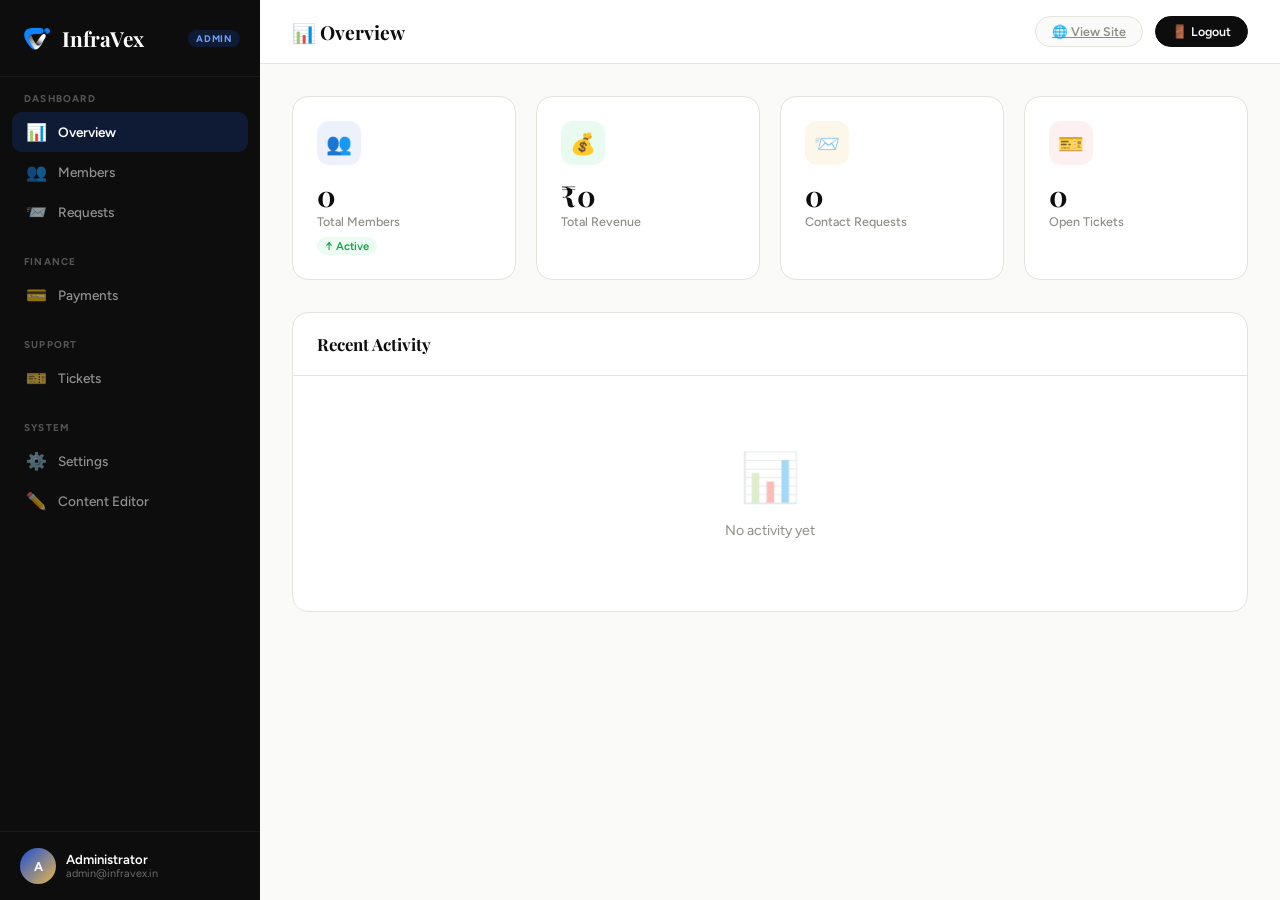
<file: admin.html>
<!DOCTYPE html>
<html lang="en">
<head>
  <meta charset="UTF-8" />
  <meta name="viewport" content="width=device-width, initial-scale=1.0" />
  <title>Admin Dashboard — InfraVex</title>
  <link rel="preconnect" href="https://fonts.googleapis.com" />
  <link href="https://fonts.googleapis.com/css2?family=Playfair+Display:wght@400;600;700;900&family=Figtree:wght@300;400;500;600;700&display=swap" rel="stylesheet" />
  <link rel="stylesheet" href="dashboard.css" />
  <style>
    :root { --bg:#FAFAF8;--bg2:#F0F0EC;--surface:#fff;--ink:#0D0D0D;--ink2:#3A3A34;--muted:#8E8E86;--dim:#B8B8B0;
    --border:#E4E4DE;--border2:#D0D0C8;--accent:#1B4FD8;--accent2:#143FAF;--accent3:#E8B84B;--accent4:#D64040;
    --radius:14px;--radius-sm:10px;--shadow-sm:0 2px 8px rgba(0,0,0,0.04);--font-display:'Playfair Display',serif;--font-body:'Figtree',sans-serif;
    --ease:cubic-bezier(0.16,1,0.3,1); }
  </style>
</head>
<body class="dash-body">

  <!-- SIDEBAR -->
  <aside class="dash-sidebar" id="dashSidebar">
    <div class="dash-sidebar-header">
      <a href="index.html" class="dash-logo"><img src="logo.png" alt="InfraVex" style="height:28px;" /> InfraVex</a>
      <span class="dash-role-badge admin">Admin</span>
    </div>
    <nav class="dash-nav">
      <div class="dash-nav-group">
        <div class="dash-nav-label">Dashboard</div>
        <button class="dash-nav-item active" data-page="admin_overview" onclick="showDashPage('admin_overview')">
          <span class="nav-icon">📊</span> Overview
        </button>
        <button class="dash-nav-item" data-page="admin_members" onclick="showDashPage('admin_members')">
          <span class="nav-icon">👥</span> Members
        </button>
        <button class="dash-nav-item" data-page="admin_requests" onclick="showDashPage('admin_requests')">
          <span class="nav-icon">📨</span> Requests
        </button>
      </div>
      <div class="dash-nav-group">
        <div class="dash-nav-label">Finance</div>
        <button class="dash-nav-item" data-page="admin_payments" onclick="showDashPage('admin_payments')">
          <span class="nav-icon">💳</span> Payments
        </button>
      </div>
      <div class="dash-nav-group">
        <div class="dash-nav-label">Support</div>
        <button class="dash-nav-item" data-page="admin_tickets" onclick="showDashPage('admin_tickets')">
          <span class="nav-icon">🎫</span> Tickets
        </button>
      </div>
      <div class="dash-nav-group">
        <div class="dash-nav-label">System</div>
        <button class="dash-nav-item" data-page="admin_settings" onclick="showDashPage('admin_settings')">
          <span class="nav-icon">⚙️</span> Settings
        </button>
        <button class="dash-nav-item" data-page="admin_editor" onclick="showDashPage('admin_editor')">
          <span class="nav-icon">✏️</span> Content Editor
        </button>
      </div>
    </nav>
    <div class="dash-sidebar-footer">
      <div class="dash-user-info">
        <div class="dash-user-avatar" id="dashUserAvatar">AD</div>
        <div>
          <div class="dash-user-name" id="dashUserName">Administrator</div>
          <div class="dash-user-email" id="dashUserEmail">admin@infravex.in</div>
        </div>
      </div>
    </div>
  </aside>

  <!-- MAIN -->
  <main class="dash-main">
    <header class="dash-header">
      <div class="dash-header-left">
        <button class="dash-hamburger" onclick="toggleSidebar()"><span></span><span></span><span></span></button>
        <h1 class="dash-header-title" id="dashHeaderTitle">Overview</h1>
      </div>
      <div class="dash-header-right">
        <a href="index.html" class="dash-header-btn">🌐 View Site</a>
        <button class="dash-header-btn primary" onclick="dashLogout()">🚪 Logout</button>
      </div>
    </header>

    <div class="dash-content">

      <!-- ══ OVERVIEW ══ -->
      <div class="dash-page active" id="admin_overview">
        <div class="dash-stats-row">
          <div class="dash-stat-card">
            <div class="dash-stat-icon blue">👥</div>
            <div class="dash-stat-num" id="adminStatMembers">0</div>
            <div class="dash-stat-label">Total Members</div>
            <div class="dash-stat-change up">↑ Active</div>
          </div>
          <div class="dash-stat-card">
            <div class="dash-stat-icon green">💰</div>
            <div class="dash-stat-num" id="adminStatRevenue">₹0</div>
            <div class="dash-stat-label">Total Revenue</div>
          </div>
          <div class="dash-stat-card">
            <div class="dash-stat-icon gold">📨</div>
            <div class="dash-stat-num" id="adminStatRequests">0</div>
            <div class="dash-stat-label">Contact Requests</div>
          </div>
          <div class="dash-stat-card">
            <div class="dash-stat-icon red">🎫</div>
            <div class="dash-stat-num" id="adminStatTickets">0</div>
            <div class="dash-stat-label">Open Tickets</div>
          </div>
        </div>
        <div class="dash-card">
          <div class="dash-card-header"><div class="dash-card-title">Recent Activity</div></div>
          <div class="dash-card-body" id="adminRecentActivity"></div>
        </div>
      </div>

      <!-- ══ MEMBERS ══ -->
      <div class="dash-page" id="admin_members">
        <div style="display:flex;justify-content:space-between;align-items:center;margin-bottom:1.5rem;">
          <div class="dash-card-title">All Members (<span id="adminMemberCount">0</span>)</div>
        </div>
        <div class="dash-card">
          <div class="dash-card-body" style="padding:0;overflow-x:auto;">
            <table class="dash-table">
              <thead><tr><th>Member</th><th>Plan</th><th>Status</th><th>Joined</th><th>Actions</th></tr></thead>
              <tbody id="adminMembersBody"></tbody>
            </table>
          </div>
        </div>
      </div>

      <!-- ══ REQUESTS ══ -->
      <div class="dash-page" id="admin_requests">
        <div style="display:flex;gap:1rem;margin-bottom:1.5rem;">
          <div class="dash-stat-card" style="flex:1;"><div class="dash-stat-num" id="adminContactCount">0</div><div class="dash-stat-label">Contact Forms</div></div>
          <div class="dash-stat-card" style="flex:1;"><div class="dash-stat-num" id="adminNewsletterCount">0</div><div class="dash-stat-label">Newsletter Subs</div></div>
        </div>
        <div class="dash-card">
          <div class="dash-card-header"><div class="dash-card-title">📨 Contact Submissions</div></div>
          <div class="dash-card-body" id="adminContactsList"></div>
        </div>
        <div class="dash-card">
          <div class="dash-card-header"><div class="dash-card-title">📧 Newsletter Subscribers</div></div>
          <div class="dash-card-body" id="adminNewsletterList"></div>
        </div>
      </div>

      <!-- ══ PAYMENTS ══ -->
      <div class="dash-page" id="admin_payments">
        <div style="display:flex;gap:1rem;margin-bottom:1.5rem;">
          <div class="dash-stat-card" style="flex:1;"><div class="dash-stat-num" id="adminTotalRevenue">₹0</div><div class="dash-stat-label">Total Revenue</div></div>
          <div class="dash-stat-card" style="flex:1;"><div class="dash-stat-num" id="adminPaymentCount">0</div><div class="dash-stat-label">Transactions</div></div>
        </div>
        <div class="dash-card">
          <div class="dash-card-body" style="padding:0;overflow-x:auto;">
            <table class="dash-table">
              <thead><tr><th>Member</th><th>Amount</th><th>Plan</th><th>Method</th><th>Status</th><th>Date</th></tr></thead>
              <tbody id="adminPaymentsBody"></tbody>
            </table>
          </div>
        </div>
      </div>

      <!-- ══ CONTENT EDITOR ══ -->
      <div class="dash-page" id="admin_editor">
        <div class="dash-card">
          <div class="dash-card-header"><div class="dash-card-title">✏️ Website Content Editor</div><button class="dash-btn sm accent" onclick="saveAllEdits()">💾 Save All</button></div>
          <div class="dash-card-body">
            <p style="font-size:0.85rem;color:var(--muted);margin-bottom:1.5rem;">Edit any text content across your website. Changes are saved to localStorage and persist on refresh.</p>
            <div class="dash-form-group"><label>🏠 Hero Title (highlighted word)</label><input type="text" id="edit_hero-title" placeholder="InfraVex" /></div>
            <div class="dash-form-group"><label>🏠 Hero Subtitle</label><textarea id="edit_hero-subtitle" rows="3" placeholder="Your hero subtitle..."></textarea></div>
            <div class="dash-form-group"><label>🛠️ Services Section Title</label><input type="text" id="edit_services-title" placeholder="Everything You Need to Dominate Online" /></div>
            <hr style="border:none;border-top:1px solid var(--border);margin:1.5rem 0;">
            <h4 style="font-family:var(--font-display);margin-bottom:1rem;">Custom Sections</h4>
            <div class="dash-form-group"><label>Section Name</label><input type="text" id="editCustomKey" placeholder="e.g. footer-tagline" /></div>
            <div class="dash-form-group"><label>Content (HTML allowed)</label><textarea id="editCustomValue" rows="3" placeholder="Enter new content..."></textarea></div>
            <button class="dash-btn outline" onclick="saveCustomEdit()">+ Add Custom Edit</button>
          </div>
        </div>
        <div class="dash-card">
          <div class="dash-card-header"><div class="dash-card-title">📋 Saved Edits</div><button class="dash-btn sm danger" onclick="if(confirm('Clear all content edits?')){localStorage.removeItem('infravex-edits');dashToast('Edits cleared','info');loadEditorPage()}">🗑️ Clear All</button></div>
          <div class="dash-card-body" id="savedEditsList"></div>
        </div>
      </div>

      <!-- ══ TICKETS ══ -->
      <div class="dash-page" id="admin_tickets">
        <div style="margin-bottom:1.5rem;"><span class="dash-card-title">Support Tickets</span> <span class="badge pending" id="adminTicketCount">0</span> open</div>
        <div id="adminTicketsList"></div>
      </div>

      <!-- ══ SETTINGS ══ -->
      <div class="dash-page" id="admin_settings">
        <div class="dash-card">
          <div class="dash-card-header"><div class="dash-card-title">🔑 Change Admin Password</div></div>
          <div class="dash-card-body" style="max-width:400px;">
            <div class="dash-form-group"><label>Current Password</label><input type="password" id="adminCurPass" /></div>
            <div class="dash-form-group"><label>New Password</label><input type="password" id="adminNewPass" /></div>
            <div class="dash-form-group"><label>Confirm Password</label><input type="password" id="adminConfPass" /></div>
            <button class="dash-btn primary" onclick="adminChangePassword()">Update Password</button>
          </div>
        </div>
        <div class="dash-card">
          <div class="dash-card-header"><div class="dash-card-title">⚠️ Danger Zone</div></div>
          <div class="dash-card-body">
            <p style="font-size:0.85rem;color:var(--muted);margin-bottom:1rem;">Clear all stored data (members, payments, tickets). This cannot be undone.</p>
            <button class="dash-btn danger" onclick="if(confirm('Are you sure? This will delete ALL data.')){localStorage.clear();dashToast('All data cleared','info');setTimeout(()=>location.reload(),1000);}">🗑️ Reset All Data</button>
          </div>
        </div>
      </div>

    </div>
  </main>

  <script src="dashboard.js"></script>
  <script>
    // Admin auth check
    const session = getSession();
    if (!session || session.role !== 'admin') {
      setSession({ role: 'admin', name: 'Administrator', email: 'admin@infravex.in' });
    }
    updateDashUserInfo();
    showDashPage('admin_overview');
  </script>
</body>
</html>
</file>
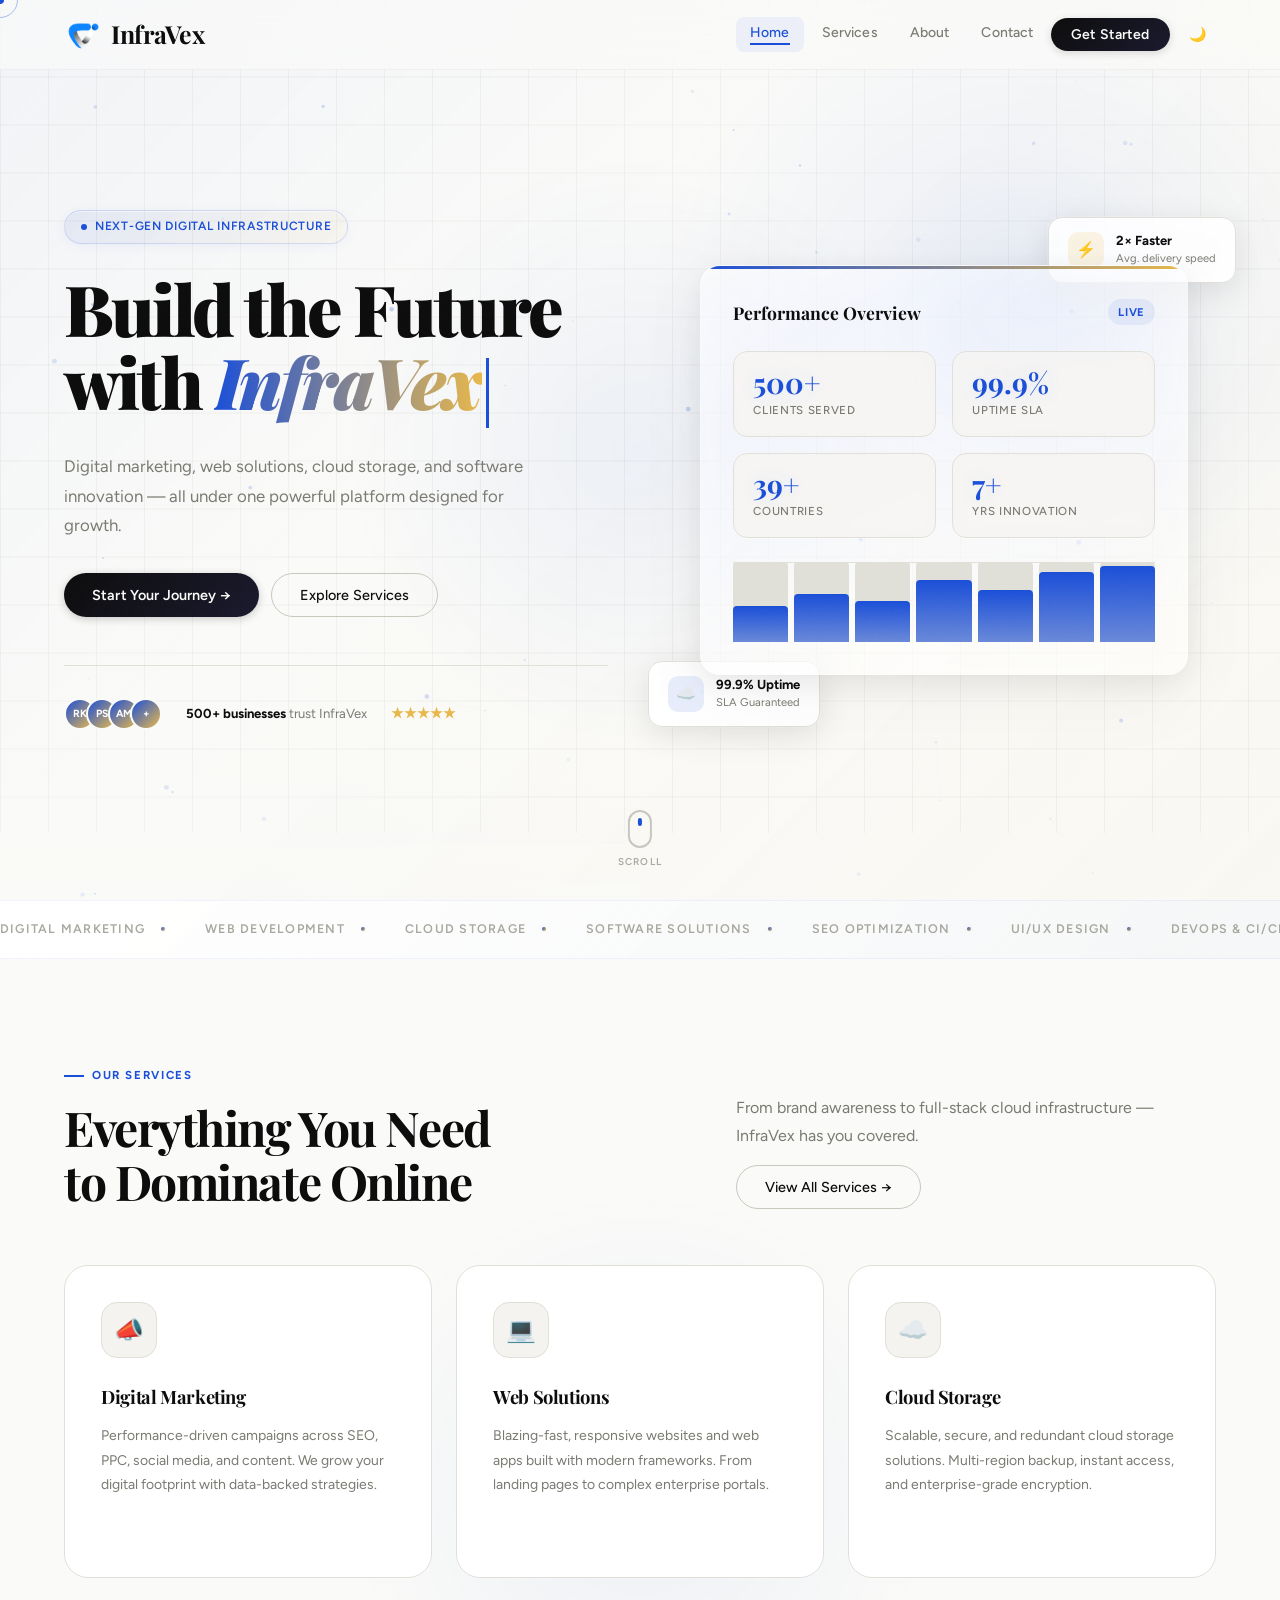
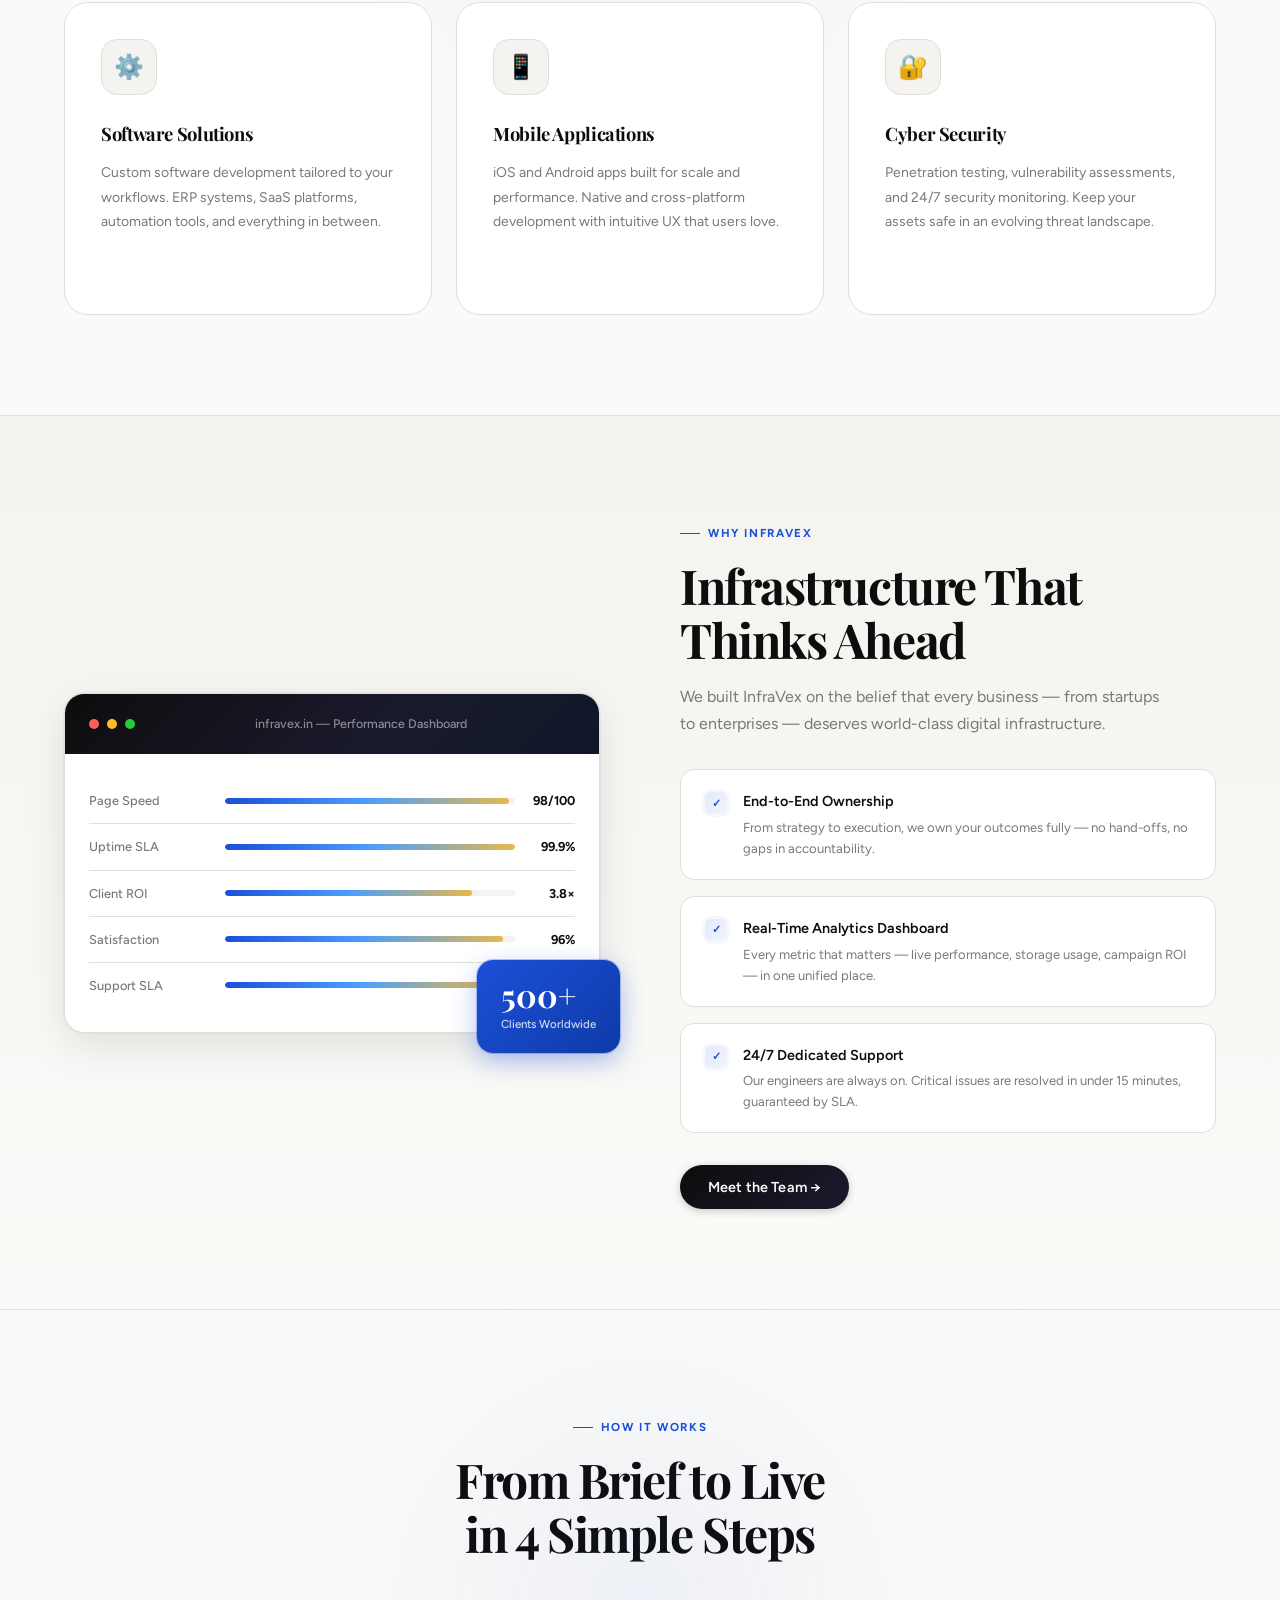
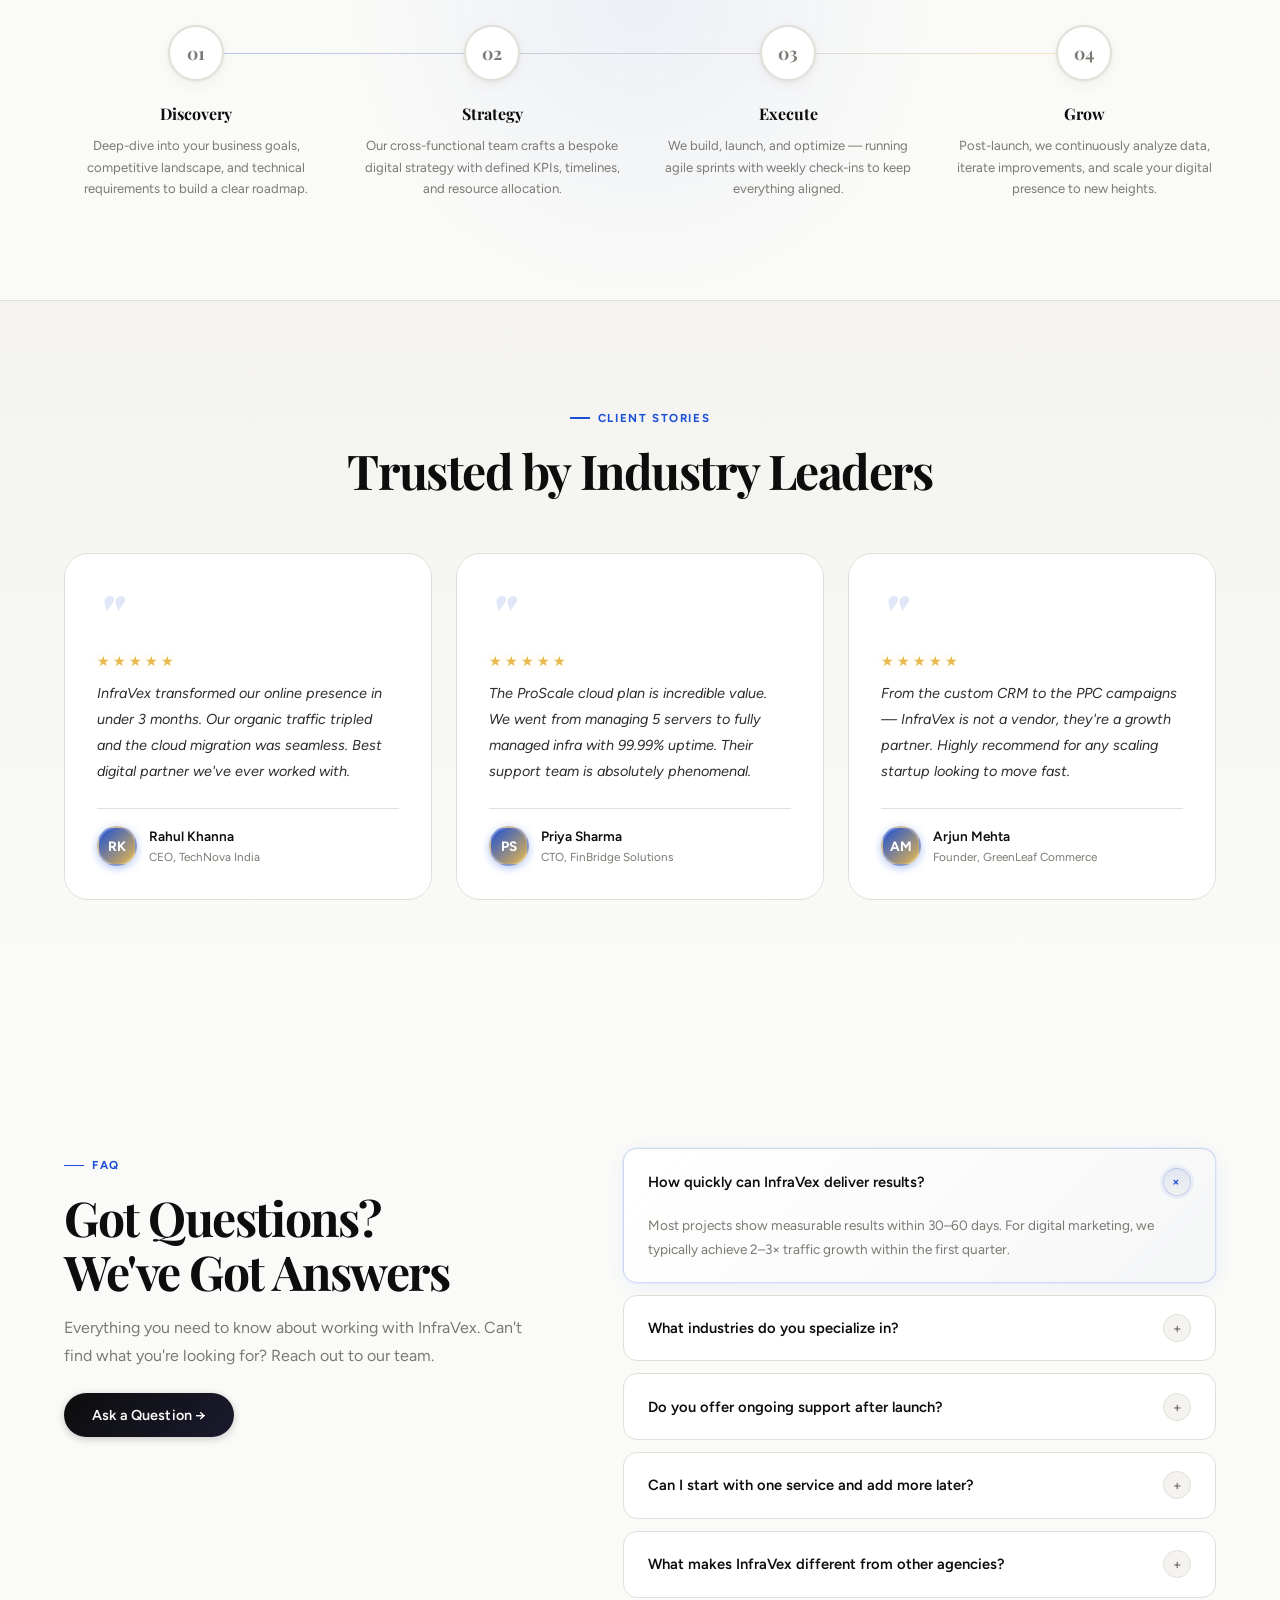
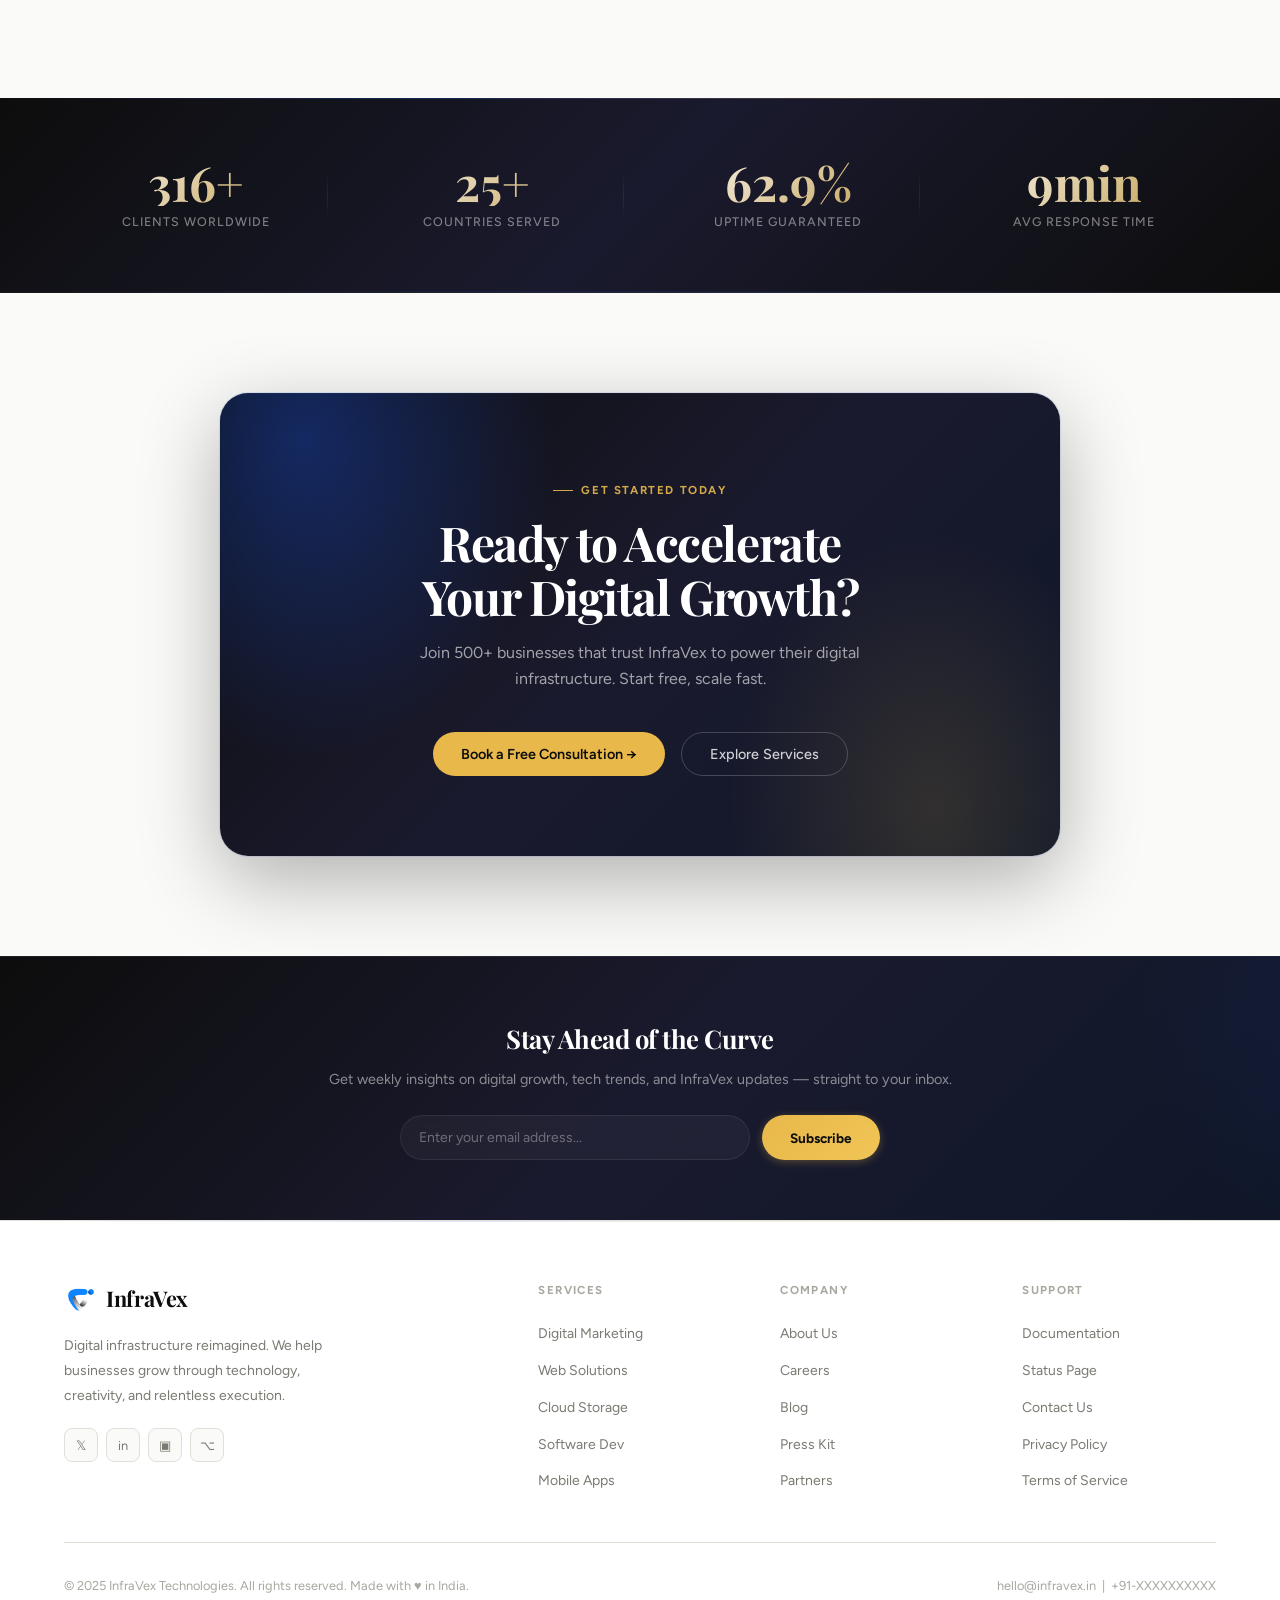
<file: member.html>
<!DOCTYPE html>
<html lang="en">
<head>
  <meta charset="UTF-8" />
  <meta name="viewport" content="width=device-width, initial-scale=1.0" />
  <title>My Dashboard — InfraVex</title>
  <link rel="preconnect" href="https://fonts.googleapis.com" />
  <link href="https://fonts.googleapis.com/css2?family=Playfair+Display:wght@400;600;700;900&family=Figtree:wght@300;400;500;600;700&display=swap" rel="stylesheet" />
  <link rel="stylesheet" href="dashboard.css" />
  <style>
    :root { --bg:#FAFAF8;--bg2:#F0F0EC;--surface:#fff;--ink:#0D0D0D;--ink2:#3A3A34;--muted:#8E8E86;--dim:#B8B8B0;
    --border:#E4E4DE;--border2:#D0D0C8;--accent:#1B4FD8;--accent2:#143FAF;--accent3:#E8B84B;--accent4:#D64040;
    --radius:14px;--radius-sm:10px;--shadow-sm:0 2px 8px rgba(0,0,0,0.04);--font-display:'Playfair Display',serif;--font-body:'Figtree',sans-serif; }
  </style>
</head>
<body class="dash-body">

  <!-- SIDEBAR -->
  <aside class="dash-sidebar" id="dashSidebar">
    <div class="dash-sidebar-header">
      <a href="index.html" class="dash-logo">InfraVex <span class="logo-dot"></span></a>
      <span class="dash-role-badge member">Member</span>
    </div>
    <nav class="dash-nav">
      <div class="dash-nav-group">
        <div class="dash-nav-label">Dashboard</div>
        <button class="dash-nav-item active" data-page="member_overview" onclick="showDashPage('member_overview')">
          <span class="nav-icon">🏠</span> Overview
        </button>
        <button class="dash-nav-item" data-page="member_plan" onclick="showDashPage('member_plan')">
          <span class="nav-icon">📦</span> My Plan
        </button>
        <button class="dash-nav-item" data-page="member_payments" onclick="showDashPage('member_payments')">
          <span class="nav-icon">💳</span> Payments
        </button>
      </div>
      <div class="dash-nav-group">
        <div class="dash-nav-label">Support</div>
        <button class="dash-nav-item" data-page="member_tickets" onclick="showDashPage('member_tickets')">
          <span class="nav-icon">🎫</span> Support Tickets
        </button>
      </div>
      <div class="dash-nav-group">
        <div class="dash-nav-label">Account</div>
        <button class="dash-nav-item" data-page="member_profile" onclick="showDashPage('member_profile')">
          <span class="nav-icon">👤</span> Profile
        </button>
      </div>
    </nav>
    <div class="dash-sidebar-footer">
      <div class="dash-user-info">
        <div class="dash-user-avatar" id="dashUserAvatar">??</div>
        <div>
          <div class="dash-user-name" id="dashUserName">Member</div>
          <div class="dash-user-email" id="dashUserEmail">—</div>
        </div>
      </div>
    </div>
  </aside>

  <!-- MAIN -->
  <main class="dash-main">
    <header class="dash-header">
      <div class="dash-header-left">
        <button class="dash-hamburger" onclick="toggleSidebar()"><span></span><span></span><span></span></button>
        <h1 class="dash-header-title" id="dashHeaderTitle">Overview</h1>
      </div>
      <div class="dash-header-right">
        <a href="index.html" class="dash-header-btn">🌐 View Site</a>
        <button class="dash-header-btn primary" onclick="dashLogout()">🚪 Logout</button>
      </div>
    </header>

    <div class="dash-content">

      <!-- ══ OVERVIEW ══ -->
      <div class="dash-page active" id="member_overview">
        <h2 style="font-family:var(--font-display);font-size:1.5rem;margin-bottom:1.5rem;" id="memberWelcome">Welcome back!</h2>
        <div class="dash-stats-row" style="grid-template-columns:repeat(3,1fr);">
          <div class="dash-stat-card">
            <div class="dash-stat-icon blue">📦</div>
            <div class="dash-stat-num" id="memberPlanName">—</div>
            <div class="dash-stat-label">Current Plan</div>
            <div class="dash-stat-change up" id="memberPlanPrice">—</div>
          </div>
          <div class="dash-stat-card">
            <div class="dash-stat-icon green">💰</div>
            <div class="dash-stat-num" id="memberTotalSpent">₹0</div>
            <div class="dash-stat-label">Total Spent</div>
          </div>
          <div class="dash-stat-card">
            <div class="dash-stat-icon gold">🎫</div>
            <div class="dash-stat-num" id="memberTicketCount">0</div>
            <div class="dash-stat-label">Open Tickets</div>
          </div>
        </div>
        <div class="dash-card">
          <div class="dash-card-header"><div class="dash-card-title">Quick Actions</div></div>
          <div class="dash-card-body" style="display:flex;gap:1rem;flex-wrap:wrap;">
            <button class="dash-btn accent" onclick="showDashPage('member_plan')">📦 Upgrade Plan</button>
            <button class="dash-btn outline" onclick="showDashPage('member_tickets')">🎫 New Ticket</button>
            <button class="dash-btn outline" onclick="showDashPage('member_payments')">💳 Payment History</button>
            <button class="dash-btn outline" onclick="showDashPage('member_profile')">👤 Edit Profile</button>
          </div>
        </div>
      </div>

      <!-- ══ MY PLAN ══ -->
      <div class="dash-page" id="member_plan">
        <h3 style="font-family:var(--font-display);font-size:1.2rem;margin-bottom:1.5rem;">Choose Your Plan</h3>
        <div class="plan-cards-row">
          <div class="plan-card" data-plan="launchpad" onclick="changePlan('launchpad')">
            <div class="plan-card-name">Launchpad</div>
            <div class="plan-card-price">₹999<span>/mo</span></div>
            <ul class="plan-card-features">
              <li>100 GB Storage</li><li>5 Websites</li><li>Email Marketing (5K/mo)</li>
              <li>Basic Analytics</li><li>SSL Certificates</li><li>Business Email</li>
            </ul>
            <button class="dash-btn outline full">Select Plan</button>
          </div>
          <div class="plan-card" data-plan="proscale" onclick="changePlan('proscale')">
            <div class="plan-card-name">ProScale</div>
            <div class="plan-card-price">₹3,499<span>/mo</span></div>
            <ul class="plan-card-features">
              <li>1 TB Storage</li><li>Unlimited Websites</li><li>Email Marketing (50K/mo)</li>
              <li>Advanced Analytics + AI</li><li>CDN & Load Balancing</li><li>Priority 24/7 Support</li>
            </ul>
            <button class="dash-btn accent full">Select Plan</button>
          </div>
          <div class="plan-card" data-plan="inframax" onclick="changePlan('inframax')">
            <div class="plan-card-name">InfraMax</div>
            <div class="plan-card-price">₹9,999<span>/mo</span></div>
            <ul class="plan-card-features">
              <li>Unlimited Storage</li><li>Dedicated Infrastructure</li><li>White-label Options</li>
              <li>SLA 99.99% Uptime</li><li>Dedicated Account Mgr</li><li>On-premise Integration</li>
            </ul>
            <button class="dash-btn primary full">Select Plan</button>
          </div>
        </div>
      </div>

      <!-- ══ PAYMENTS ══ -->
      <div class="dash-page" id="member_payments">
        <div class="dash-card">
          <div class="dash-card-header">
            <div class="dash-card-title">Payment History</div>
            <button class="dash-btn sm accent" onclick="showDashPage('member_plan')">+ New Payment</button>
          </div>
          <div class="dash-card-body" style="padding:0;overflow-x:auto;">
            <table class="dash-table">
              <thead><tr><th>Date</th><th>Plan</th><th>Amount</th><th>Method</th><th>Status</th></tr></thead>
              <tbody id="memberPaymentsBody"></tbody>
            </table>
          </div>
        </div>
      </div>

      <!-- ══ TICKETS ══ -->
      <div class="dash-page" id="member_tickets">
        <div class="dash-card" style="margin-bottom:1.5rem;">
          <div class="dash-card-header"><div class="dash-card-title">Submit New Ticket</div></div>
          <div class="dash-card-body">
            <div class="dash-form-row">
              <div class="dash-form-group"><label>Subject</label><input type="text" id="ticketSubject" placeholder="How can we help?" /></div>
              <div class="dash-form-group"><label>Priority</label>
                <select id="ticketPriority"><option value="low">Low</option><option value="medium" selected>Medium</option><option value="high">High</option><option value="urgent">Urgent</option></select>
              </div>
            </div>
            <div class="dash-form-group"><label>Message</label><textarea id="ticketMessage" rows="4" placeholder="Describe your issue in detail..."></textarea></div>
            <button class="dash-btn accent" onclick="submitTicket()">📩 Submit Ticket</button>
          </div>
        </div>
        <h3 style="font-family:var(--font-display);font-size:1.05rem;margin-bottom:1rem;">Your Tickets</h3>
        <div id="memberTicketsList"></div>
      </div>

      <!-- ══ PROFILE ══ -->
      <div class="dash-page" id="member_profile">
        <div class="dash-card">
          <div class="dash-card-header"><div class="dash-card-title">👤 Personal Information</div></div>
          <div class="dash-card-body" style="max-width:600px;">
            <div class="dash-form-row">
              <div class="dash-form-group"><label>First Name</label><input type="text" id="profileFirstName" /></div>
              <div class="dash-form-group"><label>Last Name</label><input type="text" id="profileLastName" /></div>
            </div>
            <div class="dash-form-group"><label>Email (read-only)</label><input type="email" id="profileEmail" readonly style="opacity:0.6;cursor:not-allowed;" /></div>
            <div class="dash-form-row">
              <div class="dash-form-group"><label>Phone</label><input type="tel" id="profilePhone" placeholder="+91 ..." /></div>
              <div class="dash-form-group"><label>Company</label><input type="text" id="profileCompany" placeholder="Your company" /></div>
            </div>
            <button class="dash-btn primary" onclick="saveProfile()">💾 Save Changes</button>
          </div>
        </div>
        <div class="dash-card">
          <div class="dash-card-header"><div class="dash-card-title">🔑 Change Password</div></div>
          <div class="dash-card-body" style="max-width:400px;">
            <div class="dash-form-group"><label>Current Password</label><input type="password" id="memberCurPass" /></div>
            <div class="dash-form-group"><label>New Password</label><input type="password" id="memberNewPass" /></div>
            <button class="dash-btn primary" onclick="changeMemberPassword()">Update Password</button>
          </div>
        </div>
      </div>

    </div>
  </main>

  <!-- PAYMENT MODAL -->
  <div class="dash-modal-overlay" id="paymentModal">
    <div class="dash-modal" style="width:560px;">
      <div class="dash-modal-header">
        <div class="dash-modal-title">💳 Complete Payment</div>
        <button class="dash-modal-close" onclick="closePaymentModal()">×</button>
      </div>
      <p style="font-size:0.88rem;color:var(--muted);margin-bottom:1rem;" id="paymentDesc"></p>
      <div style="font-family:var(--font-display);font-size:2rem;font-weight:700;color:var(--accent);margin-bottom:1.5rem;" id="paymentAmount">₹0</div>

      <!-- Card Preview -->
      <div class="payment-card-preview">
        <div class="payment-card-brand">💳</div>
        <div class="payment-card-chip"></div>
        <div class="payment-card-number" id="cardPreviewNumber">•••• •••• •••• ••••</div>
        <div class="payment-card-bottom">
          <div><div class="payment-card-label">Card Holder</div><div class="payment-card-value" id="cardPreviewName">YOUR NAME</div></div>
          <div><div class="payment-card-label">Expires</div><div class="payment-card-value" id="cardPreviewExpiry">MM/YY</div></div>
        </div>
      </div>

      <!-- Form -->
      <div class="dash-form-group"><label>Card Number</label><input type="text" id="payCardNumber" placeholder="1234 5678 9012 3456" maxlength="19" /></div>
      <div class="dash-form-row">
        <div class="dash-form-group"><label>Expiry</label><input type="text" id="payExpiry" placeholder="MM/YY" maxlength="5" /></div>
        <div class="dash-form-group"><label>CVV</label><input type="password" id="payCvv" placeholder="•••" maxlength="4" /></div>
      </div>
      <div class="dash-form-group"><label>Cardholder Name</label><input type="text" id="payName" placeholder="Name on card" /></div>
      <button class="dash-btn accent full" id="payBtn" onclick="processPayment()" style="margin-top:0.5rem;padding:14px;">🔒 Pay Securely →</button>
      <p style="text-align:center;font-size:0.68rem;color:var(--dim);margin-top:1rem;">🔒 Secured with 256-bit SSL encryption. No real charges.</p>
    </div>
  </div>

  <script src="dashboard.js"></script>
  <script>
    // Member auth check
    const session = getSession();
    if (!session || session.role !== 'member') {
      window.location.href = 'index.html';
    } else {
      updateDashUserInfo();
      showDashPage('member_overview');
    }
  </script>
</body>
</html>
</file>
<file: main.css>
:root {
      --bg: #FAFAF8;
      --bg2: #F4F3EF;
      --surface: #FFFFFF;
      --surface2: #EFEFEB;
      --accent: #1B4FD8;
      --accent2: #0F3BA8;
      --accent3: #E8B84B;
      --accent4: #D64040;
      --ink: #0D0D0D;
      --ink2: #2C2C2C;
      --muted: #7A7A72;
      --dim: #A8A8A0;
      --border: #E0DFD8;
      --border2: #C8C7BE;
      --shadow-sm: 0 1px 4px rgba(0, 0, 0, 0.06), 0 4px 16px rgba(0, 0, 0, 0.04);
      --shadow-md: 0 4px 20px rgba(0, 0, 0, 0.08), 0 12px 40px rgba(0, 0, 0, 0.05);
      --shadow-lg: 0 8px 40px rgba(0, 0, 0, 0.12), 0 24px 80px rgba(0, 0, 0, 0.07);
      --font-display: 'Playfair Display', Georgia, serif;
      --font-body: 'Figtree', sans-serif;
      --radius-sm: 8px;
      --radius: 14px;
      --radius-lg: 24px;
      --ease: cubic-bezier(0.25, 0.46, 0.45, 0.94);
      --ease-out: cubic-bezier(0.16, 1, 0.3, 1);
    }

    *,
    *::before,
    *::after {
      box-sizing: border-box;
      margin: 0;
      padding: 0;
    }

    html {
      scroll-behavior: smooth;
      font-size: 16px;
    }

    body {
      font-family: var(--font-body);
      background: var(--bg);
      color: var(--ink);
      overflow-x: hidden;
      line-height: 1.65;
      -webkit-font-smoothing: antialiased;
    }

    /* ── PAGE MANAGEMENT ── */
    .page {
      display: none;
    }

    .page.active {
      display: block;
    }

    /* ── NAV ── */
    nav {
      position: fixed;
      top: 0;
      left: 0;
      right: 0;
      z-index: 1000;
      height: 70px;
      display: flex;
      align-items: center;
      justify-content: space-between;
      padding: 0 5%;
      background: rgba(250, 250, 248, 0.92);
      backdrop-filter: blur(16px) saturate(180%);
      border-bottom: 1px solid var(--border);
      transition: all 0.4s var(--ease);
    }

    nav.scrolled {
      height: 62px;
      background: rgba(250, 250, 248, 0.98);
      box-shadow: var(--shadow-sm);
    }

    .nav-logo {
      font-family: var(--font-display);
      font-size: 1.55rem;
      font-weight: 700;
      color: var(--ink);
      text-decoration: none;
      letter-spacing: -0.02em;
      display: flex;
      align-items: center;
      gap: 8px;
      cursor: pointer;
    }

    .nav-logo .logo-dot {
      width: 8px;
      height: 8px;
      border-radius: 50%;
      background: var(--accent);
      display: inline-block;
      animation: dot-pulse 2.5s ease-in-out infinite;
    }

    .nav-links {
      display: flex;
      gap: 0.25rem;
      list-style: none;
      align-items: center;
    }

    .nav-links li a,
    .nav-links li button {
      color: var(--muted);
      text-decoration: none;
      font-size: 0.875rem;
      font-weight: 500;
      padding: 7px 14px;
      border-radius: var(--radius-sm);
      transition: all 0.25s;
      background: none;
      border: none;
      cursor: pointer;
      font-family: var(--font-body);
      letter-spacing: 0.01em;
    }

    .nav-links li a:hover,
    .nav-links li button:hover,
    .nav-links li a.active,
    .nav-links li button.active {
      color: var(--accent);
      background: rgba(27, 79, 216, 0.06);
    }

    .nav-cta {
      background: var(--ink) !important;
      color: var(--bg) !important;
      border-radius: 50px !important;
      padding: 8px 20px !important;
      font-weight: 600 !important;
      transition: all 0.3s var(--ease) !important;
    }

    .nav-cta:hover {
      background: var(--accent) !important;
      transform: translateY(-1px);
      box-shadow: 0 4px 16px rgba(27, 79, 216, 0.25) !important;
    }

    .hamburger {
      display: none;
      flex-direction: column;
      gap: 5px;
      cursor: pointer;
      padding: 6px;
      border: none;
      background: none;
    }

    .hamburger span {
      display: block;
      width: 22px;
      height: 2px;
      background: var(--ink);
      border-radius: 2px;
      transition: all 0.3s;
    }

    .mobile-menu {
      display: none;
      position: fixed;
      top: 70px;
      left: 0;
      right: 0;
      background: var(--surface);
      border-bottom: 1px solid var(--border);
      padding: 1rem 5%;
      flex-direction: column;
      gap: 0.5rem;
      z-index: 999;
      box-shadow: var(--shadow-md);
    }

    .mobile-menu.open {
      display: flex;
    }

    .mobile-menu a,
    .mobile-menu button {
      color: var(--ink2);
      text-decoration: none;
      font-size: 0.95rem;
      font-weight: 500;
      padding: 10px 0;
      border-bottom: 1px solid var(--border);
      background: none;
      border-left: none;
      border-right: none;
      border-top: none;
      text-align: left;
      cursor: pointer;
      font-family: var(--font-body);
      transition: color 0.2s;
    }

    .mobile-menu a:hover,
    .mobile-menu button:hover {
      color: var(--accent);
    }

    /* ── BUTTONS ── */
    .btn-primary {
      display: inline-flex;
      align-items: center;
      gap: 8px;
      background: var(--ink);
      color: var(--bg);
      padding: 13px 28px;
      border-radius: 50px;
      font-weight: 600;
      font-size: 0.9rem;
      text-decoration: none;
      border: none;
      cursor: pointer;
      font-family: var(--font-body);
      transition: all 0.3s var(--ease);
      letter-spacing: 0.01em;
    }

    .btn-primary:hover {
      background: var(--accent);
      transform: translateY(-2px);
      box-shadow: 0 8px 24px rgba(27, 79, 216, 0.3);
    }

    .btn-secondary {
      display: inline-flex;
      align-items: center;
      gap: 8px;
      background: transparent;
      color: var(--ink);
      padding: 12px 28px;
      border-radius: 50px;
      font-weight: 500;
      font-size: 0.9rem;
      text-decoration: none;
      border: 1.5px solid var(--border2);
      cursor: pointer;
      font-family: var(--font-body);
      transition: all 0.3s var(--ease);
    }

    .btn-secondary:hover {
      border-color: var(--accent);
      color: var(--accent);
      transform: translateY(-2px);
      box-shadow: var(--shadow-sm);
    }

    .btn-accent {
      display: inline-flex;
      align-items: center;
      gap: 8px;
      background: var(--accent);
      color: #fff;
      padding: 13px 28px;
      border-radius: 50px;
      font-weight: 600;
      font-size: 0.9rem;
      text-decoration: none;
      border: none;
      cursor: pointer;
      font-family: var(--font-body);
      transition: all 0.3s var(--ease);
    }

    .btn-accent:hover {
      background: var(--accent2);
      transform: translateY(-2px);
      box-shadow: 0 8px 24px rgba(27, 79, 216, 0.3);
    }

    /* ── SECTION LABELS ── */
    .section-tag {
      display: inline-flex;
      align-items: center;
      gap: 8px;
      font-size: 0.72rem;
      font-weight: 700;
      letter-spacing: 0.14em;
      text-transform: uppercase;
      color: var(--accent);
      margin-bottom: 1rem;
    }

    .section-tag::before {
      content: '';
      width: 20px;
      height: 1.5px;
      background: var(--accent);
      display: inline-block;
    }

    .section-title {
      font-family: var(--font-display);
      font-size: clamp(1.9rem, 4vw, 3rem);
      font-weight: 700;
      letter-spacing: -0.03em;
      line-height: 1.12;
      color: var(--ink);
    }

    .section-sub {
      color: var(--muted);
      font-size: 1rem;
      max-width: 480px;
      font-weight: 400;
      line-height: 1.7;
      margin-top: 1rem;
    }

    /* ── REVEAL ANIMATION ── */
    .reveal {
      opacity: 0;
      transform: translateY(32px);
      transition: opacity 0.75s var(--ease-out), transform 0.75s var(--ease-out);
    }

    .reveal.visible {
      opacity: 1;
      transform: translateY(0);
    }

    .reveal-delay-1 {
      transition-delay: 0.1s;
    }

    .reveal-delay-2 {
      transition-delay: 0.2s;
    }

    .reveal-delay-3 {
      transition-delay: 0.3s;
    }

    .reveal-delay-4 {
      transition-delay: 0.4s;
    }

    /* ══════════════════════════════════════════
   HOME PAGE
══════════════════════════════════════════ */

    /* ── HERO ── */
    #hero {
      min-height: 100vh;
      display: grid;
      grid-template-columns: 1fr 1fr;
      align-items: center;
      padding: 100px 5% 60px;
      gap: 4rem;
      position: relative;
      overflow: hidden;
    }

    .hero-bg-grid {
      position: absolute;
      inset: 0;
      background-image:
        linear-gradient(rgba(0, 0, 0, 0.04) 1px, transparent 1px),
        linear-gradient(90deg, rgba(0, 0, 0, 0.04) 1px, transparent 1px);
      background-size: 48px 48px;
      pointer-events: none;
    }

    .hero-bg-gradient {
      position: absolute;
      top: -20%;
      right: -10%;
      width: 60%;
      height: 80%;
      background: radial-gradient(ellipse at center, rgba(27, 79, 216, 0.07) 0%, transparent 70%);
      pointer-events: none;
    }

    .hero-left {
      position: relative;
      z-index: 1;
    }

    .hero-badge {
      display: inline-flex;
      align-items: center;
      gap: 8px;
      background: rgba(27, 79, 216, 0.06);
      border: 1px solid rgba(27, 79, 216, 0.18);
      border-radius: 50px;
      padding: 6px 16px;
      font-size: 0.75rem;
      font-weight: 600;
      color: var(--accent);
      letter-spacing: 0.06em;
      text-transform: uppercase;
      margin-bottom: 1.75rem;
      animation: fadeUp 0.8s var(--ease-out) both;
    }

    .hero-badge .badge-dot {
      width: 6px;
      height: 6px;
      background: var(--accent);
      border-radius: 50%;
      animation: dot-pulse 2s ease-in-out infinite;
    }

    .hero-title {
      font-family: var(--font-display);
      font-size: clamp(2.8rem, 5.5vw, 5rem);
      font-weight: 900;
      line-height: 1.04;
      letter-spacing: -0.04em;
      margin-bottom: 1.5rem;
      animation: fadeUp 0.8s 0.1s var(--ease-out) both;
    }

    .hero-title em {
      font-style: italic;
      color: var(--accent);
    }

    .hero-sub {
      font-size: 1.05rem;
      color: var(--muted);
      max-width: 460px;
      font-weight: 400;
      line-height: 1.75;
      margin-bottom: 2rem;
      animation: fadeUp 0.8s 0.2s var(--ease-out) both;
    }

    .hero-actions {
      display: flex;
      gap: 0.75rem;
      flex-wrap: wrap;
      animation: fadeUp 0.8s 0.3s var(--ease-out) both;
    }

    .hero-trust {
      margin-top: 3rem;
      padding-top: 2rem;
      border-top: 1px solid var(--border);
      display: flex;
      align-items: center;
      gap: 1.5rem;
      flex-wrap: wrap;
      animation: fadeUp 0.8s 0.4s var(--ease-out) both;
    }

    .trust-avatars {
      display: flex;
    }

    .trust-avatar {
      width: 32px;
      height: 32px;
      border-radius: 50%;
      border: 2px solid var(--bg);
      background: linear-gradient(135deg, var(--accent), var(--accent3));
      margin-left: -10px;
      font-size: 0.65rem;
      font-weight: 700;
      color: #fff;
      display: flex;
      align-items: center;
      justify-content: center;
      font-family: var(--font-body);
    }

    .trust-avatars .trust-avatar:first-child {
      margin-left: 0;
    }

    .trust-text {
      font-size: 0.82rem;
      color: var(--muted);
    }

    .trust-text strong {
      color: var(--ink);
    }

    /* HERO RIGHT PANEL */
    .hero-right {
      position: relative;
      z-index: 1;
      animation: fadeUp 0.9s 0.15s var(--ease-out) both;
    }

    .hero-card-main {
      background: var(--surface);
      border: 1px solid var(--border);
      border-radius: 20px;
      padding: 2rem;
      box-shadow: var(--shadow-lg);
      position: relative;
      overflow: hidden;
    }

    .hero-card-main::before {
      content: '';
      position: absolute;
      top: 0;
      left: 0;
      right: 0;
      height: 3px;
      background: linear-gradient(90deg, var(--accent), var(--accent3));
    }

    .hero-card-header {
      display: flex;
      justify-content: space-between;
      align-items: center;
      margin-bottom: 1.5rem;
    }

    .card-title {
      font-family: var(--font-display);
      font-size: 1.1rem;
      font-weight: 700;
      color: var(--ink);
    }

    .card-badge {
      background: rgba(27, 79, 216, 0.08);
      color: var(--accent);
      font-size: 0.7rem;
      font-weight: 700;
      padding: 4px 10px;
      border-radius: 50px;
      letter-spacing: 0.06em;
      text-transform: uppercase;
    }

    .metrics-grid {
      display: grid;
      grid-template-columns: 1fr 1fr;
      gap: 1rem;
      margin-bottom: 1.5rem;
    }

    .metric-box {
      background: var(--bg2);
      border: 1px solid var(--border);
      border-radius: var(--radius);
      padding: 1rem 1.2rem;
      transition: all 0.3s;
    }

    .metric-box:hover {
      border-color: var(--accent);
      transform: translateY(-2px);
      box-shadow: var(--shadow-sm);
    }

    .metric-num {
      font-family: var(--font-display);
      font-size: 1.8rem;
      font-weight: 700;
      color: var(--accent);
      line-height: 1;
      margin-bottom: 4px;
    }

    .metric-label {
      font-size: 0.72rem;
      color: var(--muted);
      font-weight: 500;
      text-transform: uppercase;
      letter-spacing: 0.06em;
    }

    .hero-chart {
      height: 80px;
      display: flex;
      align-items: flex-end;
      gap: 6px;
      padding: 1rem 0 0;
      border-top: 1px solid var(--border);
    }

    .chart-bar {
      flex: 1;
      border-radius: 4px 4px 0 0;
      background: var(--border);
      position: relative;
      overflow: hidden;
      transition: all 0.3s;
    }

    .chart-bar:hover {
      background: rgba(27, 79, 216, 0.2);
    }

    .chart-bar-fill {
      position: absolute;
      bottom: 0;
      left: 0;
      right: 0;
      background: linear-gradient(180deg, var(--accent), rgba(27, 79, 216, 0.6));
      border-radius: 4px 4px 0 0;
      transition: height 1.5s var(--ease-out);
    }

    .chart-label {
      position: absolute;
      bottom: -18px;
      width: 100%;
      text-align: center;
      font-size: 0.6rem;
      color: var(--dim);
      font-family: var(--font-body);
    }

    /* Floating cards */
    .float-card {
      position: absolute;
      background: var(--surface);
      border: 1px solid var(--border);
      border-radius: var(--radius);
      padding: 0.9rem 1.2rem;
      box-shadow: var(--shadow-md);
      display: flex;
      align-items: center;
      gap: 0.75rem;
      white-space: nowrap;
    }

    .float-card-1 {
      bottom: -24px;
      left: -24px;
      animation: floatCard1 5s ease-in-out infinite;
    }

    .float-card-2 {
      top: -20px;
      right: -20px;
      animation: floatCard2 6s ease-in-out infinite 1s;
    }

    .float-icon {
      width: 36px;
      height: 36px;
      border-radius: 10px;
      display: flex;
      align-items: center;
      justify-content: center;
      font-size: 1rem;
      flex-shrink: 0;
    }

    .float-icon.blue {
      background: rgba(27, 79, 216, 0.1);
    }

    .float-icon.gold {
      background: rgba(232, 184, 75, 0.15);
    }

    .float-info-title {
      font-weight: 700;
      font-size: 0.82rem;
      color: var(--ink);
      line-height: 1.2;
    }

    .float-info-sub {
      font-size: 0.7rem;
      color: var(--muted);
    }

    /* ── MARQUEE ── */
    .marquee-wrap {
      overflow: hidden;
      padding: 18px 0;
      border-top: 1px solid var(--border);
      border-bottom: 1px solid var(--border);
      background: var(--surface);
    }

    .marquee-track {
      display: flex;
      gap: 2.5rem;
      animation: marquee 28s linear infinite;
      white-space: nowrap;
    }

    .marquee-item {
      font-family: var(--font-body);
      font-size: 0.78rem;
      font-weight: 600;
      letter-spacing: 0.1em;
      text-transform: uppercase;
      color: var(--dim);
      display: flex;
      align-items: center;
      gap: 1rem;
      flex-shrink: 0;
    }

    .marquee-item .sep {
      width: 4px;
      height: 4px;
      background: var(--accent3);
      border-radius: 50%;
    }

    /* ── SERVICES PREVIEW ── */
    #services-home {
      padding: 100px 5%;
    }

    .section-header {
      display: flex;
      justify-content: space-between;
      align-items: flex-end;
      margin-bottom: 3.5rem;
      gap: 2rem;
      flex-wrap: wrap;
    }

    .services-grid-home {
      display: grid;
      grid-template-columns: repeat(3, 1fr);
      gap: 1.5rem;
    }

    .service-card-home {
      background: var(--surface);
      border: 1px solid var(--border);
      border-radius: var(--radius-lg);
      padding: 2.25rem;
      cursor: pointer;
      transition: all 0.4s var(--ease);
      position: relative;
      overflow: hidden;
    }

    .service-card-home::after {
      content: '';
      position: absolute;
      bottom: 0;
      left: 0;
      right: 0;
      height: 0;
      background: linear-gradient(180deg, transparent, rgba(27, 79, 216, 0.03));
      transition: height 0.4s;
    }

    .service-card-home:hover {
      border-color: rgba(27, 79, 216, 0.3);
      transform: translateY(-6px);
      box-shadow: var(--shadow-md);
    }

    .service-card-home:hover::after {
      height: 100%;
    }

    .service-icon-wrap {
      width: 56px;
      height: 56px;
      border-radius: 16px;
      background: var(--bg2);
      border: 1px solid var(--border);
      display: flex;
      align-items: center;
      justify-content: center;
      font-size: 1.5rem;
      margin-bottom: 1.5rem;
      transition: all 0.3s;
    }

    .service-card-home:hover .service-icon-wrap {
      background: rgba(27, 79, 216, 0.08);
      border-color: rgba(27, 79, 216, 0.2);
    }

    .service-card-home .service-name {
      font-family: var(--font-display);
      font-size: 1.15rem;
      font-weight: 700;
      margin-bottom: 0.75rem;
      letter-spacing: -0.02em;
      color: var(--ink);
    }

    .service-card-home .service-desc {
      font-size: 0.875rem;
      color: var(--muted);
      line-height: 1.75;
    }

    .service-arrow-link {
      display: inline-flex;
      align-items: center;
      gap: 6px;
      font-size: 0.8rem;
      font-weight: 600;
      color: var(--accent);
      margin-top: 1.25rem;
      opacity: 0;
      transform: translateX(-8px);
      transition: all 0.3s var(--ease);
      text-decoration: none;
    }

    .service-card-home:hover .service-arrow-link {
      opacity: 1;
      transform: translateX(0);
    }

    /* ── WHY US SECTION ── */
    #why-us {
      padding: 100px 5%;
      background: var(--bg2);
      border-top: 1px solid var(--border);
      border-bottom: 1px solid var(--border);
    }

    .why-grid {
      display: grid;
      grid-template-columns: 1fr 1fr;
      gap: 5rem;
      align-items: center;
    }

    .why-visual {
      position: relative;
    }

    .why-main-card {
      background: var(--surface);
      border: 1px solid var(--border);
      border-radius: 20px;
      overflow: hidden;
      box-shadow: var(--shadow-lg);
    }

    .why-card-header {
      background: var(--ink);
      padding: 1.25rem 1.5rem;
      display: flex;
      align-items: center;
      gap: 8px;
    }

    .why-dot {
      width: 10px;
      height: 10px;
      border-radius: 50%;
    }

    .why-dot.r {
      background: #ff5f56;
    }

    .why-dot.y {
      background: #ffbd2e;
    }

    .why-dot.g {
      background: #27c93f;
    }

    .why-card-title {
      font-family: var(--font-body);
      font-size: 0.78rem;
      color: rgba(255, 255, 255, 0.5);
      margin-left: 4px;
      font-weight: 500;
      flex: 1;
      text-align: center;
    }

    .why-card-body {
      padding: 1.5rem;
    }

    .perf-row {
      display: flex;
      align-items: center;
      gap: 1rem;
      padding: 0.75rem 0;
      border-bottom: 1px solid var(--border);
    }

    .perf-row:last-child {
      border-bottom: none;
    }

    .perf-label {
      font-size: 0.8rem;
      color: var(--muted);
      width: 120px;
      flex-shrink: 0;
      font-weight: 500;
    }

    .perf-bar-track {
      flex: 1;
      height: 6px;
      background: var(--bg2);
      border-radius: 3px;
      overflow: hidden;
    }

    .perf-bar-fill {
      height: 100%;
      border-radius: 3px;
      background: linear-gradient(90deg, var(--accent), var(--accent3));
      transition: width 2s var(--ease-out);
    }

    .perf-val {
      font-size: 0.8rem;
      font-weight: 700;
      color: var(--ink);
      width: 44px;
      text-align: right;
    }

    .why-float-stat {
      position: absolute;
      bottom: -20px;
      right: -20px;
      background: var(--accent);
      color: #fff;
      border-radius: 16px;
      padding: 1.2rem 1.5rem;
      box-shadow: var(--shadow-md);
      animation: floatCard1 5s ease-in-out infinite;
    }

    .why-float-num {
      font-family: var(--font-display);
      font-size: 2rem;
      font-weight: 700;
      line-height: 1;
      margin-bottom: 4px;
    }

    .why-float-label {
      font-size: 0.72rem;
      opacity: 0.8;
      font-weight: 500;
    }

    .feature-list {
      list-style: none;
      margin: 2rem 0;
      display: flex;
      flex-direction: column;
      gap: 1rem;
    }

    .feature-item {
      display: flex;
      gap: 1rem;
      padding: 1.25rem 1.5rem;
      background: var(--surface);
      border: 1px solid var(--border);
      border-radius: var(--radius);
      transition: all 0.3s;
    }

    .feature-item:hover {
      border-color: rgba(27, 79, 216, 0.25);
      box-shadow: var(--shadow-sm);
    }

    .feature-check {
      width: 22px;
      height: 22px;
      background: rgba(27, 79, 216, 0.1);
      border-radius: 6px;
      display: flex;
      align-items: center;
      justify-content: center;
      font-size: 0.7rem;
      color: var(--accent);
      font-weight: 700;
      flex-shrink: 0;
      margin-top: 2px;
    }

    .feature-title {
      font-weight: 600;
      font-size: 0.9rem;
      margin-bottom: 3px;
      color: var(--ink);
    }

    .feature-desc {
      font-size: 0.82rem;
      color: var(--muted);
      line-height: 1.6;
    }

    /* ── PROCESS HOME ── */
    #process-home {
      padding: 100px 5%;
    }

    .process-steps {
      display: grid;
      grid-template-columns: repeat(4, 1fr);
      gap: 2rem;
      margin-top: 4rem;
      position: relative;
    }

    .process-steps::before {
      content: '';
      position: absolute;
      top: 28px;
      left: calc(12.5% + 16px);
      right: calc(12.5% + 16px);
      height: 1px;
      background: linear-gradient(90deg, var(--accent), var(--accent3));
      opacity: 0.3;
    }

    .step {
      text-align: center;
    }

    .step-num {
      width: 56px;
      height: 56px;
      border-radius: 50%;
      border: 2px solid var(--border2);
      background: var(--surface);
      display: flex;
      align-items: center;
      justify-content: center;
      font-family: var(--font-display);
      font-weight: 700;
      font-size: 1.1rem;
      color: var(--muted);
      margin: 0 auto 1.25rem;
      position: relative;
      z-index: 1;
      transition: all 0.4s var(--ease);
      box-shadow: var(--shadow-sm);
    }

    .step:hover .step-num {
      border-color: var(--accent);
      color: var(--accent);
      background: rgba(27, 79, 216, 0.06);
      box-shadow: 0 0 0 4px rgba(27, 79, 216, 0.1);
    }

    .step-title {
      font-family: var(--font-display);
      font-weight: 700;
      font-size: 1rem;
      margin-bottom: 0.5rem;
      color: var(--ink);
    }

    .step-desc {
      font-size: 0.82rem;
      color: var(--muted);
      line-height: 1.65;
    }

    /* ── TESTIMONIALS HOME ── */
    #testimonials-home {
      padding: 100px 5%;
      background: var(--bg2);
      border-top: 1px solid var(--border);
    }

    .testimonials-grid {
      display: grid;
      grid-template-columns: repeat(3, 1fr);
      gap: 1.5rem;
      margin-top: 3.5rem;
    }

    .testimonial {
      background: var(--surface);
      border: 1px solid var(--border);
      border-radius: var(--radius-lg);
      padding: 2rem;
      transition: all 0.4s var(--ease);
      position: relative;
    }

    .testimonial:hover {
      border-color: rgba(27, 79, 216, 0.2);
      transform: translateY(-4px);
      box-shadow: var(--shadow-md);
    }

    .quote-mark {
      font-family: var(--font-display);
      font-size: 3.5rem;
      line-height: 1;
      color: rgba(27, 79, 216, 0.12);
      margin-bottom: 0.5rem;
      font-style: italic;
      font-weight: 900;
    }

    .testimonial-text {
      font-size: 0.9rem;
      color: var(--ink2);
      line-height: 1.8;
      font-style: italic;
      margin-bottom: 1.5rem;
    }

    .testimonial-stars {
      color: var(--accent3);
      font-size: 0.85rem;
      letter-spacing: 2px;
      margin-bottom: 0.5rem;
    }

    .testimonial-author {
      display: flex;
      align-items: center;
      gap: 0.75rem;
      padding-top: 1rem;
      border-top: 1px solid var(--border);
    }

    .author-avatar {
      width: 40px;
      height: 40px;
      border-radius: 50%;
      background: linear-gradient(135deg, var(--accent), var(--accent3));
      display: flex;
      align-items: center;
      justify-content: center;
      font-weight: 700;
      font-size: 0.85rem;
      color: #fff;
      flex-shrink: 0;
    }

    .author-name {
      font-weight: 600;
      font-size: 0.85rem;
      color: var(--ink);
    }

    .author-role {
      font-size: 0.73rem;
      color: var(--muted);
    }

    /* ── CTA HOME ── */
    #cta-home {
      padding: 100px 5%;
      text-align: center;
    }

    .cta-box {
      background: var(--ink);
      color: var(--bg);
      border-radius: 28px;
      padding: 5rem 4rem;
      max-width: 840px;
      margin: 0 auto;
      position: relative;
      overflow: hidden;
    }

    .cta-box::before {
      content: '';
      position: absolute;
      top: -60%;
      left: -20%;
      width: 60%;
      height: 140%;
      background: radial-gradient(ellipse, rgba(27, 79, 216, 0.4) 0%, transparent 70%);
      pointer-events: none;
    }

    .cta-box::after {
      content: '';
      position: absolute;
      bottom: -50%;
      right: -10%;
      width: 50%;
      height: 120%;
      background: radial-gradient(ellipse, rgba(232, 184, 75, 0.15) 0%, transparent 70%);
      pointer-events: none;
    }

    .cta-box .section-tag {
      color: rgba(232, 184, 75, 0.9);
    }

    .cta-box .section-tag::before {
      background: rgba(232, 184, 75, 0.9);
    }

    .cta-box .section-title {
      color: #fff;
      margin-bottom: 1rem;
      position: relative;
      z-index: 1;
    }

    .cta-box p {
      color: rgba(255, 255, 255, 0.6);
      margin-bottom: 2.5rem;
      max-width: 480px;
      margin-left: auto;
      margin-right: auto;
      position: relative;
      z-index: 1;
    }

    .cta-box .btn-accent {
      position: relative;
      z-index: 1;
      background: var(--accent3);
      color: var(--ink);
    }

    .cta-box .btn-secondary {
      position: relative;
      z-index: 1;
      border-color: rgba(255, 255, 255, 0.2);
      color: rgba(255, 255, 255, 0.8);
    }

    .cta-box .btn-secondary:hover {
      border-color: rgba(255, 255, 255, 0.5);
      color: #fff;
    }

    /* ══════════════════════════════════════════
   SERVICES PAGE
══════════════════════════════════════════ */
    .page-hero {
      padding: 140px 5% 80px;
      text-align: center;
      background: var(--bg2);
      border-bottom: 1px solid var(--border);
      position: relative;
      overflow: hidden;
    }

    .page-hero::before {
      content: '';
      position: absolute;
      top: -30%;
      left: 50%;
      transform: translateX(-50%);
      width: 800px;
      height: 600px;
      background: radial-gradient(ellipse, rgba(27, 79, 216, 0.06) 0%, transparent 70%);
      pointer-events: none;
    }

    .page-hero .section-title {
      font-size: clamp(2.2rem, 5vw, 3.8rem);
    }

    .page-hero .section-sub {
      max-width: 600px;
      margin: 1rem auto 0;
    }

    .page-content {
      padding: 80px 5%;
    }

    .services-full-grid {
      display: grid;
      grid-template-columns: repeat(2, 1fr);
      gap: 2rem;
      margin-bottom: 4rem;
    }

    .service-full-card {
      background: var(--surface);
      border: 1px solid var(--border);
      border-radius: var(--radius-lg);
      padding: 2.5rem;
      transition: all 0.4s var(--ease);
      cursor: pointer;
      position: relative;
      overflow: hidden;
    }

    .service-full-card::before {
      content: '';
      position: absolute;
      left: 0;
      top: 0;
      bottom: 0;
      width: 3px;
      background: var(--accent);
      transform: scaleY(0);
      transform-origin: bottom;
      transition: transform 0.4s var(--ease);
    }

    .service-full-card:hover {
      border-color: rgba(27, 79, 216, 0.2);
      box-shadow: var(--shadow-md);
      transform: translateY(-4px);
    }

    .service-full-card:hover::before {
      transform: scaleY(1);
    }

    .service-full-header {
      display: flex;
      align-items: flex-start;
      gap: 1.25rem;
      margin-bottom: 1.25rem;
    }

    .service-full-icon {
      width: 60px;
      height: 60px;
      border-radius: 18px;
      background: var(--bg2);
      border: 1px solid var(--border);
      display: flex;
      align-items: center;
      justify-content: center;
      font-size: 1.6rem;
      flex-shrink: 0;
      transition: all 0.3s;
    }

    .service-full-card:hover .service-full-icon {
      background: rgba(27, 79, 216, 0.08);
      border-color: rgba(27, 79, 216, 0.2);
    }

    .service-full-title {
      font-family: var(--font-display);
      font-size: 1.25rem;
      font-weight: 700;
      color: var(--ink);
      margin-bottom: 4px;
      letter-spacing: -0.02em;
    }

    .service-full-tag {
      font-size: 0.7rem;
      font-weight: 600;
      color: var(--accent);
      text-transform: uppercase;
      letter-spacing: 0.08em;
    }

    .service-full-desc {
      font-size: 0.875rem;
      color: var(--muted);
      line-height: 1.75;
      margin-bottom: 1.5rem;
    }

    .service-features-tags {
      display: flex;
      gap: 0.5rem;
      flex-wrap: wrap;
    }

    .tag {
      font-size: 0.72rem;
      font-weight: 600;
      padding: 4px 10px;
      border-radius: 50px;
      background: var(--bg2);
      border: 1px solid var(--border);
      color: var(--muted);
      letter-spacing: 0.03em;
    }

    /* ── PRICING TABLE ── */
    .pricing-section {
      margin-top: 5rem;
      padding-top: 5rem;
      border-top: 1px solid var(--border);
    }

    .pricing-cards {
      display: grid;
      grid-template-columns: repeat(3, 1fr);
      gap: 1.5rem;
      margin-top: 3.5rem;
    }

    .pricing-card {
      background: var(--surface);
      border: 1px solid var(--border);
      border-radius: var(--radius-lg);
      padding: 2.25rem;
      transition: all 0.4s var(--ease);
      position: relative;
    }

    .pricing-card:hover {
      transform: translateY(-6px);
      box-shadow: var(--shadow-md);
      border-color: rgba(27, 79, 216, 0.2);
    }

    .pricing-card.featured {
      background: var(--ink);
      color: #fff;
      border-color: var(--ink);
    }

    .pricing-tier {
      font-size: 0.7rem;
      font-weight: 700;
      letter-spacing: 0.1em;
      text-transform: uppercase;
      color: var(--muted);
      margin-bottom: 0.5rem;
    }

    .pricing-card.featured .pricing-tier {
      color: rgba(232, 184, 75, 0.8);
    }

    .pricing-name {
      font-family: var(--font-display);
      font-size: 1.4rem;
      font-weight: 700;
      margin-bottom: 1.25rem;
      color: var(--ink);
    }

    .pricing-card.featured .pricing-name {
      color: #fff;
    }

    .pricing-price {
      display: flex;
      align-items: baseline;
      gap: 4px;
      margin-bottom: 1.75rem;
      padding-bottom: 1.75rem;
      border-bottom: 1px solid var(--border);
    }

    .pricing-card.featured .pricing-price {
      border-color: rgba(255, 255, 255, 0.12);
    }

    .price-amount {
      font-family: var(--font-display);
      font-size: 2.8rem;
      font-weight: 700;
      color: var(--accent);
      letter-spacing: -0.04em;
    }

    .pricing-card.featured .price-amount {
      color: #fff;
    }

    .price-currency {
      font-size: 1.2rem;
      color: var(--muted);
      font-weight: 500;
      align-self: flex-start;
      margin-top: 8px;
    }

    .pricing-card.featured .price-currency {
      color: rgba(255, 255, 255, 0.6);
    }

    .price-period {
      font-size: 0.82rem;
      color: var(--muted);
    }

    .pricing-card.featured .price-period {
      color: rgba(255, 255, 255, 0.5);
    }

    .pricing-features {
      list-style: none;
      display: flex;
      flex-direction: column;
      gap: 0.7rem;
      margin-bottom: 2rem;
    }

    .pricing-features li {
      font-size: 0.85rem;
      color: var(--muted);
      display: flex;
      align-items: center;
      gap: 8px;
    }

    .pricing-card.featured .pricing-features li {
      color: rgba(255, 255, 255, 0.75);
    }

    .pricing-features li::before {
      content: '✓';
      color: var(--accent);
      font-weight: 700;
      font-size: 0.75rem;
      flex-shrink: 0;
    }

    .pricing-card.featured .pricing-features li::before {
      color: var(--accent3);
    }

    .popular-badge {
      position: absolute;
      top: -12px;
      left: 50%;
      transform: translateX(-50%);
      background: var(--accent3);
      color: var(--ink);
      font-size: 0.68rem;
      font-weight: 700;
      padding: 5px 14px;
      border-radius: 50px;
      letter-spacing: 0.08em;
      text-transform: uppercase;
      white-space: nowrap;
    }

    /* ══════════════════════════════════════════
   ABOUT PAGE
══════════════════════════════════════════ */
    .about-mission {
      padding: 80px 5%;
    }

    .about-mission-grid {
      display: grid;
      grid-template-columns: 1fr 1fr;
      gap: 5rem;
      align-items: center;
    }

    .mission-stats {
      display: grid;
      grid-template-columns: 1fr 1fr;
      gap: 1.25rem;
      margin-top: 2.5rem;
    }

    .mission-stat {
      background: var(--bg2);
      border: 1px solid var(--border);
      border-radius: var(--radius);
      padding: 1.5rem;
      text-align: center;
      transition: all 0.3s;
    }

    .mission-stat:hover {
      border-color: rgba(27, 79, 216, 0.2);
      background: var(--surface);
    }

    .mission-stat-num {
      font-family: var(--font-display);
      font-size: 2.2rem;
      font-weight: 700;
      color: var(--accent);
      display: block;
      line-height: 1;
      margin-bottom: 6px;
    }

    .mission-stat-label {
      font-size: 0.78rem;
      color: var(--muted);
      font-weight: 500;
      text-transform: uppercase;
      letter-spacing: 0.06em;
    }

    .timeline-visual {
      position: relative;
    }

    .about-big-card {
      background: var(--surface);
      border: 1px solid var(--border);
      border-radius: 20px;
      overflow: hidden;
      box-shadow: var(--shadow-lg);
    }

    .about-card-img {
      height: 220px;
      background: linear-gradient(135deg, var(--accent) 0%, #0F3BA8 40%, var(--accent3) 100%);
      display: flex;
      align-items: center;
      justify-content: center;
      font-size: 4rem;
      position: relative;
      overflow: hidden;
    }

    .about-card-img::after {
      content: 'INFRAVEX';
      font-family: var(--font-display);
      font-size: 4rem;
      font-weight: 900;
      color: rgba(255, 255, 255, 0.06);
      position: absolute;
      letter-spacing: -0.04em;
      white-space: nowrap;
    }

    .about-card-body {
      padding: 1.75rem;
    }

    .about-card-body h3 {
      font-family: var(--font-display);
      font-size: 1.2rem;
      font-weight: 700;
      color: var(--ink);
      margin-bottom: 0.5rem;
    }

    .about-card-body p {
      font-size: 0.85rem;
      color: var(--muted);
      line-height: 1.7;
    }

    /* VALUES */
    .values-section {
      padding: 80px 5%;
      background: var(--bg2);
      border-top: 1px solid var(--border);
      border-bottom: 1px solid var(--border);
    }

    .values-grid {
      display: grid;
      grid-template-columns: repeat(4, 1fr);
      gap: 1.5rem;
      margin-top: 3.5rem;
    }

    .value-card {
      background: var(--surface);
      border: 1px solid var(--border);
      border-radius: var(--radius-lg);
      padding: 2rem 1.75rem;
      text-align: center;
      transition: all 0.4s var(--ease);
    }

    .value-card:hover {
      transform: translateY(-6px);
      box-shadow: var(--shadow-md);
      border-color: rgba(27, 79, 216, 0.2);
    }

    .value-emoji {
      font-size: 2.5rem;
      margin-bottom: 1rem;
      display: block;
    }

    .value-name {
      font-family: var(--font-display);
      font-size: 1.05rem;
      font-weight: 700;
      color: var(--ink);
      margin-bottom: 0.6rem;
    }

    .value-desc {
      font-size: 0.82rem;
      color: var(--muted);
      line-height: 1.7;
    }

    /* TEAM */
    .team-section {
      padding: 80px 5%;
    }

    .team-grid {
      display: grid;
      grid-template-columns: repeat(4, 1fr);
      gap: 1.5rem;
      margin-top: 3.5rem;
    }

    .team-card {
      background: var(--surface);
      border: 1px solid var(--border);
      border-radius: var(--radius-lg);
      overflow: hidden;
      transition: all 0.4s var(--ease);
    }

    .team-card:hover {
      transform: translateY(-6px);
      box-shadow: var(--shadow-md);
      border-color: rgba(27, 79, 216, 0.2);
    }

    .team-avatar-wrap {
      height: 140px;
      background: linear-gradient(135deg, var(--bg2), var(--border));
      display: flex;
      align-items: center;
      justify-content: center;
      font-size: 3rem;
      position: relative;
    }

    .team-card:nth-child(1) .team-avatar-wrap {
      background: linear-gradient(135deg, rgba(27, 79, 216, 0.1), rgba(27, 79, 216, 0.05));
    }

    .team-card:nth-child(2) .team-avatar-wrap {
      background: linear-gradient(135deg, rgba(232, 184, 75, 0.15), rgba(232, 184, 75, 0.05));
    }

    .team-card:nth-child(3) .team-avatar-wrap {
      background: linear-gradient(135deg, rgba(214, 64, 64, 0.1), rgba(214, 64, 64, 0.04));
    }

    .team-card:nth-child(4) .team-avatar-wrap {
      background: linear-gradient(135deg, rgba(39, 201, 63, 0.1), rgba(39, 201, 63, 0.04));
    }

    .team-info {
      padding: 1.25rem 1.5rem;
    }

    .team-name {
      font-family: var(--font-display);
      font-weight: 700;
      font-size: 1rem;
      color: var(--ink);
      margin-bottom: 4px;
    }

    .team-role {
      font-size: 0.78rem;
      color: var(--accent);
      font-weight: 600;
      margin-bottom: 0.6rem;
    }

    .team-bio {
      font-size: 0.78rem;
      color: var(--muted);
      line-height: 1.65;
    }

    /* ══════════════════════════════════════════
   CONTACT PAGE
══════════════════════════════════════════ */
    .contact-layout {
      display: grid;
      grid-template-columns: 1fr 1.4fr;
      gap: 4rem;
      padding: 80px 5%;
      align-items: start;
    }

    .contact-info-block {
      position: sticky;
      top: 90px;
    }

    .contact-info-block h2 {
      font-family: var(--font-display);
      font-size: 2rem;
      font-weight: 700;
      color: var(--ink);
      margin-bottom: 1rem;
      letter-spacing: -0.03em;
      line-height: 1.15;
    }

    .contact-info-block p {
      color: var(--muted);
      font-size: 0.9rem;
      line-height: 1.75;
      margin-bottom: 2rem;
    }

    .contact-items {
      display: flex;
      flex-direction: column;
      gap: 1rem;
      margin-bottom: 2rem;
    }

    .contact-item {
      display: flex;
      align-items: center;
      gap: 1rem;
      padding: 1.1rem 1.25rem;
      background: var(--surface);
      border: 1px solid var(--border);
      border-radius: var(--radius);
      transition: all 0.3s;
    }

    .contact-item:hover {
      border-color: rgba(27, 79, 216, 0.2);
      box-shadow: var(--shadow-sm);
    }

    .contact-icon {
      width: 40px;
      height: 40px;
      border-radius: 12px;
      background: rgba(27, 79, 216, 0.08);
      border: 1px solid rgba(27, 79, 216, 0.12);
      display: flex;
      align-items: center;
      justify-content: center;
      font-size: 1.1rem;
      flex-shrink: 0;
    }

    .contact-item-title {
      font-weight: 600;
      font-size: 0.85rem;
      color: var(--ink);
      margin-bottom: 2px;
    }

    .contact-item-sub {
      font-size: 0.78rem;
      color: var(--muted);
    }

    /* FORM */
    .contact-form-wrap {
      background: var(--surface);
      border: 1px solid var(--border);
      border-radius: 20px;
      padding: 2.5rem;
      box-shadow: var(--shadow-md);
    }

    .form-title {
      font-family: var(--font-display);
      font-size: 1.5rem;
      font-weight: 700;
      color: var(--ink);
      margin-bottom: 0.4rem;
    }

    .form-sub {
      font-size: 0.85rem;
      color: var(--muted);
      margin-bottom: 2rem;
    }

    .form-row {
      display: grid;
      grid-template-columns: 1fr 1fr;
      gap: 1rem;
    }

    .form-group {
      margin-bottom: 1.25rem;
    }

    .form-group label {
      display: block;
      font-size: 0.8rem;
      font-weight: 600;
      color: var(--ink2);
      margin-bottom: 6px;
      letter-spacing: 0.02em;
    }

    .form-group input,
    .form-group select,
    .form-group textarea {
      width: 100%;
      padding: 11px 14px;
      border: 1.5px solid var(--border);
      border-radius: var(--radius-sm);
      font-family: var(--font-body);
      font-size: 0.875rem;
      color: var(--ink);
      background: var(--bg);
      transition: all 0.25s;
      outline: none;
      -webkit-appearance: none;
      appearance: none;
    }

    .form-group input:focus,
    .form-group select:focus,
    .form-group textarea:focus {
      border-color: var(--accent);
      background: var(--surface);
      box-shadow: 0 0 0 3px rgba(27, 79, 216, 0.08);
    }

    .form-group textarea {
      resize: vertical;
      min-height: 120px;
      line-height: 1.6;
    }

    .form-submit {
      width: 100%;
      padding: 14px;
      font-size: 0.95rem;
      font-weight: 600;
    }

    .form-note {
      text-align: center;
      font-size: 0.75rem;
      color: var(--dim);
      margin-top: 1rem;
    }

    /* MAP PLACEHOLDER */
    .map-section {
      padding: 0 5% 80px;
    }

    .map-placeholder {
      background: var(--bg2);
      border: 1px solid var(--border);
      border-radius: var(--radius-lg);
      height: 280px;
      display: flex;
      align-items: center;
      justify-content: center;
      flex-direction: column;
      gap: 1rem;
      font-size: 2.5rem;
      color: var(--dim);
      position: relative;
      overflow: hidden;
    }

    .map-info {
      position: absolute;
      bottom: 0;
      left: 0;
      right: 0;
      background: rgba(250, 250, 248, 0.96);
      backdrop-filter: blur(8px);
      border-top: 1px solid var(--border);
      padding: 1rem 2rem;
      display: flex;
      gap: 3rem;
    }

    .map-detail-title {
      font-size: 0.7rem;
      font-weight: 700;
      color: var(--muted);
      text-transform: uppercase;
      letter-spacing: 0.08em;
      margin-bottom: 4px;
    }

    .map-detail-val {
      font-size: 0.85rem;
      font-weight: 600;
      color: var(--ink);
    }

    /* ── FOOTER ── */
    footer {
      padding: 60px 5% 30px;
      border-top: 1px solid var(--border);
      background: var(--surface);
    }

    .footer-grid {
      display: grid;
      grid-template-columns: 2.2fr 1fr 1fr 1fr;
      gap: 3rem;
      margin-bottom: 3rem;
    }

    .footer-brand p {
      color: var(--muted);
      font-size: 0.875rem;
      line-height: 1.8;
      margin-top: 1rem;
      max-width: 280px;
    }

    .footer-col h4 {
      font-family: var(--font-body);
      font-size: 0.72rem;
      font-weight: 700;
      letter-spacing: 0.12em;
      text-transform: uppercase;
      color: var(--dim);
      margin-bottom: 1.25rem;
    }

    .footer-col ul {
      list-style: none;
      display: flex;
      flex-direction: column;
      gap: 0.65rem;
    }

    .footer-col a {
      color: var(--muted);
      text-decoration: none;
      font-size: 0.875rem;
      transition: color 0.25s;
      cursor: pointer;
    }

    .footer-col a:hover {
      color: var(--accent);
    }

    .footer-bottom {
      display: flex;
      justify-content: space-between;
      align-items: center;
      padding-top: 2rem;
      border-top: 1px solid var(--border);
      gap: 1rem;
      flex-wrap: wrap;
    }

    .footer-copy {
      font-size: 0.8rem;
      color: var(--dim);
    }

    .social-links {
      display: flex;
      gap: 0.5rem;
    }

    .social-link {
      width: 34px;
      height: 34px;
      border: 1px solid var(--border);
      border-radius: var(--radius-sm);
      display: flex;
      align-items: center;
      justify-content: center;
      font-size: 0.8rem;
      text-decoration: none;
      color: var(--muted);
      transition: all 0.25s;
      background: var(--bg);
    }

    .social-link:hover {
      border-color: var(--accent);
      color: var(--accent);
      background: rgba(27, 79, 216, 0.04);
    }

    /* ── ANIMATIONS ── */
    @keyframes fadeUp {
      from {
        opacity: 0;
        transform: translateY(24px);
      }

      to {
        opacity: 1;
        transform: translateY(0);
      }
    }

    @keyframes dot-pulse {

      0%,
      100% {
        transform: scale(1);
        opacity: 1;
      }

      50% {
        transform: scale(1.4);
        opacity: 0.6;
      }
    }

    @keyframes marquee {
      from {
        transform: translateX(0);
      }

      to {
        transform: translateX(-50%);
      }
    }

    @keyframes floatCard1 {

      0%,
      100% {
        transform: translateY(0px);
      }

      50% {
        transform: translateY(-8px);
      }
    }

    @keyframes floatCard2 {

      0%,
      100% {
        transform: translateY(0px) rotate(-1deg);
      }

      50% {
        transform: translateY(-10px) rotate(1deg);
      }
    }

    @keyframes barGrow {
      from {
        height: 0%;
      }

      to {
        height: var(--target-h);
      }
    }

    /* ── RESPONSIVE ── */
    @media(max-width: 1024px) {
      #hero {
        grid-template-columns: 1fr;
        min-height: auto;
        padding: 120px 5% 60px;
      }

      .hero-right {
        display: none;
      }

      .services-grid-home {
        grid-template-columns: repeat(2, 1fr);
      }

      .why-grid {
        grid-template-columns: 1fr;
      }

      .why-visual {
        display: none;
      }

      .about-mission-grid {
        grid-template-columns: 1fr;
      }

      .timeline-visual {
        display: none;
      }

      .team-grid {
        grid-template-columns: repeat(2, 1fr);
      }

      .values-grid {
        grid-template-columns: repeat(2, 1fr);
      }

      .services-full-grid {
        grid-template-columns: 1fr;
      }

      .contact-layout {
        grid-template-columns: 1fr;
      }

      .contact-info-block {
        position: static;
      }
    }

    @media(max-width: 768px) {
      .nav-links {
        display: none;
      }

      .hamburger {
        display: flex;
      }

      .services-grid-home {
        grid-template-columns: 1fr;
      }

      .testimonials-grid {
        grid-template-columns: 1fr;
      }

      .process-steps {
        grid-template-columns: 1fr 1fr;
      }

      .process-steps::before {
        display: none;
      }

      .pricing-cards {
        grid-template-columns: 1fr;
      }

      .footer-grid {
        grid-template-columns: 1fr 1fr;
      }

      .section-header {
        flex-direction: column;
      }

      .form-row {
        grid-template-columns: 1fr;
      }

      .cta-box {
        padding: 3rem 2rem;
      }

      .team-grid {
        grid-template-columns: 1fr 1fr;
      }

      .values-grid {
        grid-template-columns: 1fr 1fr;
      }
    }

    @media(max-width: 480px) {
      .process-steps {
        grid-template-columns: 1fr;
      }

      .footer-grid {
        grid-template-columns: 1fr;
      }

      .team-grid {
        grid-template-columns: 1fr;
      }

      .values-grid {
        grid-template-columns: 1fr;
      }

      .metrics-grid {
        grid-template-columns: 1fr 1fr;
      }

      .mission-stats {
        grid-template-columns: 1fr 1fr;
      }

      .hero-actions {
        flex-direction: column;
      }
    }

    /* ── PRELOADER ── */
    #preloader {
      position: fixed;
      inset: 0;
      z-index: 99999;
      background: #0D0D0D;
      display: flex;
      flex-direction: column;
      align-items: center;
      justify-content: center;
      transition: opacity 0.6s ease, visibility 0.6s ease;
    }

    #preloader.loaded {
      opacity: 0;
      visibility: hidden;
      pointer-events: none;
    }

    .preloader-logo {
      font-family: var(--font-display);
      font-size: 2.8rem;
      font-weight: 900;
      color: #fff;
      letter-spacing: -0.04em;
      margin-bottom: 2rem;
      animation: preloaderPulse 1.5s ease-in-out infinite;
    }

    .preloader-logo span {
      color: var(--accent3);
    }

    .preloader-bar-track {
      width: 200px;
      height: 3px;
      background: rgba(255, 255, 255, 0.1);
      border-radius: 3px;
      overflow: hidden;
    }

    .preloader-bar-fill {
      height: 100%;
      width: 0%;
      background: linear-gradient(90deg, var(--accent), var(--accent3));
      border-radius: 3px;
      transition: width 0.3s ease;
    }

    .preloader-text {
      color: rgba(255, 255, 255, 0.35);
      font-size: 0.72rem;
      font-weight: 500;
      letter-spacing: 0.15em;
      text-transform: uppercase;
      margin-top: 1.5rem;
    }

    @keyframes preloaderPulse {

      0%,
      100% {
        opacity: 1;
        transform: scale(1);
      }

      50% {
        opacity: 0.7;
        transform: scale(1.03);
      }
    }

    /* ── SCROLL PROGRESS ── */
    #scrollProgress {
      position: fixed;
      top: 0;
      left: 0;
      height: 3px;
      width: 0%;
      background: linear-gradient(90deg, var(--accent), var(--accent3));
      z-index: 10001;
      transition: width 0.1s linear;
    }

    /* ── CUSTOM CURSOR ── */
    .cursor-dot {
      position: fixed;
      width: 8px;
      height: 8px;
      background: var(--accent);
      border-radius: 50%;
      pointer-events: none;
      z-index: 99998;
      transform: translate(-50%, -50%);
      transition: transform 0.1s ease, width 0.3s ease, height 0.3s ease, background 0.3s ease;
    }

    .cursor-ring {
      position: fixed;
      width: 36px;
      height: 36px;
      border: 1.5px solid rgba(27, 79, 216, 0.35);
      border-radius: 50%;
      pointer-events: none;
      z-index: 99997;
      transform: translate(-50%, -50%);
      transition: width 0.35s ease, height 0.35s ease, border-color 0.35s ease, background 0.35s ease;
    }

    .cursor-dot.hover {
      width: 14px;
      height: 14px;
      background: var(--accent3);
    }

    .cursor-ring.hover {
      width: 50px;
      height: 50px;
      border-color: rgba(232, 184, 75, 0.4);
      background: rgba(27, 79, 216, 0.04);
    }

    @media (max-width: 768px) {

      .cursor-dot,
      .cursor-ring {
        display: none !important;
      }
    }

    /* ── TOAST NOTIFICATIONS ── */
    #toastContainer {
      position: fixed;
      bottom: 24px;
      right: 24px;
      z-index: 99990;
      display: flex;
      flex-direction: column;
      gap: 10px;
    }

    .toast {
      background: var(--surface);
      border: 1px solid var(--border);
      border-radius: var(--radius);
      padding: 14px 20px;
      box-shadow: var(--shadow-lg);
      display: flex;
      align-items: center;
      gap: 10px;
      animation: toastIn 0.5s var(--ease-out) forwards;
      max-width: 360px;
      font-size: 0.85rem;
      color: var(--ink);
      font-weight: 500;
    }

    .toast.success {
      border-left: 3px solid #16a34a;
    }

    .toast.error {
      border-left: 3px solid var(--accent4);
    }

    .toast.out {
      animation: toastOut 0.4s var(--ease) forwards;
    }

    .toast-icon {
      font-size: 1.2rem;
      flex-shrink: 0;
    }

    @keyframes toastIn {
      from {
        opacity: 0;
        transform: translateX(60px);
      }

      to {
        opacity: 1;
        transform: translateX(0);
      }
    }

    @keyframes toastOut {
      from {
        opacity: 1;
        transform: translateX(0);
      }

      to {
        opacity: 0;
        transform: translateX(60px);
      }
    }

    /* ── DARK MODE ── */
    body.dark {
      --bg: #0D0D0D;
      --bg2: #161616;
      --surface: #1C1C1C;
      --surface2: #232323;
      --ink: #F0F0EC;
      --ink2: #D0D0C8;
      --muted: #8E8E86;
      --dim: #5A5A54;
      --border: #2A2A26;
      --border2: #3A3A34;
      --shadow-sm: 0 1px 4px rgba(0, 0, 0, 0.3), 0 4px 16px rgba(0, 0, 0, 0.2);
      --shadow-md: 0 4px 20px rgba(0, 0, 0, 0.4), 0 12px 40px rgba(0, 0, 0, 0.25);
      --shadow-lg: 0 8px 40px rgba(0, 0, 0, 0.5), 0 24px 80px rgba(0, 0, 0, 0.3);
    }

    body.dark nav {
      background: rgba(13, 13, 13, 0.92);
    }

    body.dark nav.scrolled {
      background: rgba(13, 13, 13, 0.98);
    }

    body.dark .mobile-menu {
      background: var(--surface);
    }

    body.dark .map-info {
      background: rgba(13, 13, 13, 0.96);
    }

    body.dark #preloader {
      background: #000;
    }

    .dark-toggle {
      background: none;
      border: 1.5px solid var(--border2);
      width: 36px;
      height: 36px;
      border-radius: 50%;
      cursor: pointer;
      display: flex;
      align-items: center;
      justify-content: center;
      font-size: 1rem;
      transition: all 0.3s;
      color: var(--muted);
      margin-left: 6px;
    }

    .dark-toggle:hover {
      border-color: var(--accent);
      color: var(--accent);
      background: rgba(27, 79, 216, 0.06);
    }

    /* ── 3D TILT CARDS ── */
    .tilt-card {
      transform-style: preserve-3d;
      transition: transform 0.15s ease;
    }

    .tilt-card>* {
      transform: translateZ(20px);
    }

    /* ── PAGE TRANSITIONS ── */
    .page {
      opacity: 0;
      transition: opacity 0.4s ease;
    }

    .page.active {
      display: block;
      opacity: 1;
    }

    /* ── FORM VALIDATION ── */
    .form-group input.valid,
    .form-group textarea.valid {
      border-color: #16a34a;
    }

    .form-group input.invalid,
    .form-group textarea.invalid {
      border-color: var(--accent4);
    }

    .form-error {
      font-size: 0.72rem;
      color: var(--accent4);
      margin-top: 4px;
      display: none;
    }

    .form-error.show {
      display: block;
    }

    /* ── MAGNETIC BTN INDICATOR ── */
    .btn-primary,
    .btn-secondary,
    .btn-accent,
    .nav-cta {
      will-change: transform;
    }

    /* ═══════════════════════════════════
       PREMIUM UI/UX ENHANCEMENTS
    ═══════════════════════════════════ */

    /* ── SMOOTH SCROLLBAR ── */
    ::-webkit-scrollbar {
      width: 6px;
    }

    ::-webkit-scrollbar-track {
      background: var(--bg);
    }

    ::-webkit-scrollbar-thumb {
      background: var(--border2);
      border-radius: 6px;
      transition: background .3s;
    }

    ::-webkit-scrollbar-thumb:hover {
      background: var(--accent);
    }

    html {
      scrollbar-width: thin;
      scrollbar-color: var(--border2) var(--bg);
    }

    /* ── SELECTION ── */
    ::selection {
      background: rgba(27, 79, 216, 0.15);
      color: var(--ink);
    }

    /* ── GLASSMORPHISM NAV ── */
    nav {
      background: rgba(250, 250, 248, 0.72) !important;
      backdrop-filter: blur(24px) saturate(200%) !important;
      -webkit-backdrop-filter: blur(24px) saturate(200%) !important;
    }

    nav.scrolled {
      background: rgba(250, 250, 248, 0.88) !important;
    }

    body.dark nav {
      background: rgba(13, 13, 13, 0.72) !important;
    }

    body.dark nav.scrolled {
      background: rgba(13, 13, 13, 0.88) !important;
    }

    /* ── TEXT SHIMMER ON HERO TITLE ── */
    .hero-title em {
      background: linear-gradient(90deg, var(--accent), var(--accent3), var(--accent));
      background-size: 200% 100%;
      -webkit-background-clip: text;
      -webkit-text-fill-color: transparent;
      background-clip: text;
      animation: textShimmer 4s ease-in-out infinite;
    }

    @keyframes textShimmer {

      0%,
      100% {
        background-position: 0% 50%;
      }

      50% {
        background-position: 100% 50%;
      }
    }

    /* ── ANIMATED GRADIENT BORDER — FEATURED PRICING ── */
    .pricing-card.featured {
      border: none;
      background: linear-gradient(135deg, var(--accent), var(--accent3), var(--accent2)) padding-box,
        linear-gradient(135deg, var(--accent), var(--accent3), var(--accent2)) border-box;
      background-size: 300% 300%;
      animation: gradientShift 6s ease infinite;
      position: relative;
    }

    .pricing-card.featured::after {
      content: '';
      position: absolute;
      inset: 0;
      border-radius: var(--radius-lg);
      background: var(--ink);
      z-index: 0;
      margin: 2px;
    }

    .pricing-card.featured>* {
      position: relative;
      z-index: 1;
    }

    @keyframes gradientShift {
      0% {
        background-position: 0% 50%;
      }

      50% {
        background-position: 100% 50%;
      }

      100% {
        background-position: 0% 50%;
      }
    }

    /* ── CARD GLOW ON HOVER ── */
    .service-card-home:hover,
    .service-full-card:hover {
      box-shadow: 0 8px 32px rgba(27, 79, 216, 0.12), 0 0 0 1px rgba(27, 79, 216, 0.08);
    }

    .testimonial:hover {
      box-shadow: 0 12px 40px rgba(0, 0, 0, 0.08), 0 0 0 1px rgba(27, 79, 216, 0.06);
    }

    /* ── BUTTON GLOW PULSE ── */
    .btn-primary {
      position: relative;
      overflow: hidden;
    }

    .btn-primary::after {
      content: '';
      position: absolute;
      inset: 0;
      background: linear-gradient(90deg, transparent, rgba(255, 255, 255, 0.12), transparent);
      transform: translateX(-100%);
      transition: transform 0.6s;
    }

    .btn-primary:hover::after {
      transform: translateX(100%);
    }

    .btn-accent {
      position: relative;
      overflow: hidden;
    }

    .btn-accent::after {
      content: '';
      position: absolute;
      inset: 0;
      background: linear-gradient(90deg, transparent, rgba(255, 255, 255, 0.18), transparent);
      transform: translateX(-100%);
      transition: transform 0.6s;
    }

    .btn-accent:hover::after {
      transform: translateX(100%);
    }

    /* ── FOCUS RING ── */
    *:focus-visible {
      outline: 2px solid var(--accent);
      outline-offset: 3px;
      border-radius: var(--radius-sm);
    }

    button:focus-visible {
      outline-offset: 2px;
    }

    /* ── STAGGERED CARD ENTRANCE ── */
    .services-grid-home .service-card-home:nth-child(1) {
      transition-delay: 0s;
    }

    .services-grid-home .service-card-home:nth-child(2) {
      transition-delay: 0.08s;
    }

    .services-grid-home .service-card-home:nth-child(3) {
      transition-delay: 0.16s;
    }

    .services-grid-home .service-card-home:nth-child(4) {
      transition-delay: 0.24s;
    }

    .services-grid-home .service-card-home:nth-child(5) {
      transition-delay: 0.32s;
    }

    .services-grid-home .service-card-home:nth-child(6) {
      transition-delay: 0.4s;
    }

    /* ── ENHANCED HERO BADGE GLOW ── */
    .hero-badge {
      box-shadow: 0 0 20px rgba(27, 79, 216, 0.08);
      transition: all 0.3s;
    }

    .hero-badge:hover {
      box-shadow: 0 0 30px rgba(27, 79, 216, 0.15);
      border-color: rgba(27, 79, 216, 0.35);
    }

    /* ── METRIC BOX COUNTER GLOW ── */
    .metric-num {
      text-shadow: 0 0 20px rgba(27, 79, 216, 0.15);
    }

    /* ── STEP NUMBER GRADIENT ── */
    .step:hover .step-num {
      background: linear-gradient(135deg, rgba(27, 79, 216, 0.1), rgba(232, 184, 75, 0.08));
      border-color: var(--accent);
      box-shadow: 0 0 0 6px rgba(27, 79, 216, 0.08), 0 4px 16px rgba(27, 79, 216, 0.12);
    }

    /* ── SECTION TAG ANIMATED LINE ── */
    .section-tag::before {
      transition: width 0.4s var(--ease);
    }

    .section-tag:hover::before {
      width: 32px;
    }

    /* ── CTA BOX GLOW ── */
    .cta-box {
      box-shadow: 0 24px 80px rgba(0, 0, 0, 0.25), inset 0 1px 0 rgba(255, 255, 255, 0.04);
    }

    /* ── FLOAT CARD GLASS ── */
    .float-card {
      background: rgba(255, 255, 255, 0.85);
      backdrop-filter: blur(12px);
      -webkit-backdrop-filter: blur(12px);
    }

    body.dark .float-card {
      background: rgba(28, 28, 28, 0.85);
    }

    /* ── TAG HOVER ── */
    .tag {
      transition: all 0.25s;
      cursor: default;
    }

    .tag:hover {
      background: rgba(27, 79, 216, 0.06);
      border-color: rgba(27, 79, 216, 0.2);
      color: var(--accent);
    }

    /* ── CONTACT ICON ANIMATION ── */
    .contact-icon {
      transition: all 0.3s;
    }

    .contact-item:hover .contact-icon {
      background: rgba(27, 79, 216, 0.14);
      transform: scale(1.08);
    }

    /* ── FORM INPUT LIFT ── */
    .form-group input:focus,
    .form-group textarea:focus,
    .form-group select:focus {
      transform: translateY(-1px);
      box-shadow: 0 4px 12px rgba(27, 79, 216, 0.08), 0 0 0 3px rgba(27, 79, 216, 0.08);
    }

    /* ── TEAM CARD AVATAR ANIMATION ── */
    .team-avatar-wrap {
      transition: all 0.4s var(--ease);
      overflow: hidden;
    }

    .team-card:hover .team-avatar-wrap {
      transform: scale(1.02);
    }

    .team-avatar-wrap::after {
      content: '';
      position: absolute;
      inset: 0;
      background: linear-gradient(180deg, transparent 60%, rgba(0, 0, 0, 0.04));
      pointer-events: none;
    }

    /* ── ANIMATED UNDERLINE FOR NAV ── */
    .nav-links li button::after,
    .nav-links li a::after {
      content: '';
      display: block;
      width: 0;
      height: 1.5px;
      background: var(--accent);
      transition: width 0.3s var(--ease);
      margin-top: 2px;
    }

    .nav-links li button:hover::after,
    .nav-links li a:hover::after,
    .nav-links li button.active::after,
    .nav-links li a.active::after {
      width: 100%;
    }

    .nav-cta::after {
      display: none !important;
    }

    .dark-toggle::after {
      display: none !important;
    }

    /* ── PAGE HERO PARALLAX DEPTH ── */
    .page-hero {
      background: linear-gradient(180deg, var(--bg2) 0%, var(--bg) 100%);
    }

    .page-hero::after {
      content: '';
      position: absolute;
      bottom: 0;
      left: 0;
      right: 0;
      height: 80px;
      background: linear-gradient(180deg, transparent, var(--bg));
      pointer-events: none;
    }

    /* ── WHY-US CARD TERMINAL GLOW ── */
    .why-card-header {
      background: linear-gradient(135deg, #0D0D0D, #1a1a2e);
    }

    /* ── SMOOTH TRANSITIONS FOR DARK MODE ── */
    body,
    nav,
    .mobile-menu,
    footer,
    .service-card-home,
    .service-full-card,
    .pricing-card,
    .testimonial,
    .value-card,
    .team-card,
    .contact-item,
    .contact-form-wrap,
    .metric-box,
    .feature-item,
    .step-num,
    .mission-stat,
    .map-placeholder,
    .map-info,
    .cta-box,
    .hero-card-main,
    .float-card,
    .about-big-card,
    .why-main-card {
      transition: background 0.4s ease, color 0.4s ease, border-color 0.4s ease, box-shadow 0.4s ease, transform 0.4s var(--ease);
    }

    /* ── LOADING SKELETON PULSE FOR CHART ── */
    .chart-bar {
      background: linear-gradient(90deg, var(--border) 25%, var(--surface2) 50%, var(--border) 75%);
      background-size: 200% 100%;
      animation: skeletonPulse 1.5s ease-in-out infinite;
    }

    .chart-bar:has(.chart-bar-fill[style*="height"]:not([style*="height:0"])) {
      animation: none;
      background: var(--border);
    }

    @keyframes skeletonPulse {
      0% {
        background-position: 200% 0;
      }

      100% {
        background-position: -200% 0;
      }
    }

    /* ── MARQUEE HOVER PAUSE ── */
    .marquee-wrap:hover .marquee-track {
      animation-play-state: paused;
    }

    .marquee-item {
      transition: color 0.2s;
    }

    .marquee-item:hover {
      color: var(--accent);
    }
</file>
<file: styles.css>
/* ═══════════════════════════════════════
   INFRAVEX — PREMIUM UX/UI ENHANCEMENTS
   ═══════════════════════════════════════ */

/* ── ANIMATED HAMBURGER ── */
.hamburger.active span:nth-child(1) {
  transform: translateY(7px) rotate(45deg);
}
.hamburger.active span:nth-child(2) {
  opacity: 0;
  transform: scaleX(0);
}
.hamburger.active span:nth-child(3) {
  transform: translateY(-7px) rotate(-45deg);
}

/* ── MOBILE MENU SLIDE ANIMATION ── */
.mobile-menu {
  transform: translateY(-20px);
  opacity: 0;
  transition: all 0.35s cubic-bezier(0.16, 1, 0.3, 1);
  pointer-events: none;
}
.mobile-menu.open {
  display: flex !important;
  transform: translateY(0);
  opacity: 1;
  pointer-events: auto;
  animation: mobileSlideIn 0.4s cubic-bezier(0.16, 1, 0.3, 1) forwards;
}
@keyframes mobileSlideIn {
  from { transform: translateY(-20px); opacity: 0; }
  to { transform: translateY(0); opacity: 1; }
}
.mobile-menu button, .mobile-menu a {
  animation: mobileItemSlide 0.4s cubic-bezier(0.16, 1, 0.3, 1) both;
}
.mobile-menu button:nth-child(1), .mobile-menu a:nth-child(1) { animation-delay: 0.05s; }
.mobile-menu button:nth-child(2), .mobile-menu a:nth-child(2) { animation-delay: 0.1s; }
.mobile-menu button:nth-child(3), .mobile-menu a:nth-child(3) { animation-delay: 0.15s; }
.mobile-menu button:nth-child(4), .mobile-menu a:nth-child(4) { animation-delay: 0.2s; }
.mobile-menu button:nth-child(5), .mobile-menu a:nth-child(5) { animation-delay: 0.25s; }
@keyframes mobileItemSlide {
  from { opacity: 0; transform: translateX(-16px); }
  to { opacity: 1; transform: translateX(0); }
}

/* ── BACK TO TOP BUTTON ── */
.back-to-top {
  position: fixed;
  bottom: 30px;
  right: 30px;
  width: 48px;
  height: 48px;
  border-radius: 50%;
  background: var(--ink);
  color: var(--bg);
  border: none;
  cursor: pointer;
  display: flex;
  align-items: center;
  justify-content: center;
  font-size: 1.2rem;
  z-index: 9990;
  opacity: 0;
  visibility: hidden;
  transform: translateY(20px) scale(0.8);
  transition: all 0.4s cubic-bezier(0.16, 1, 0.3, 1);
  box-shadow: 0 4px 20px rgba(0, 0, 0, 0.2);
}
.back-to-top.visible {
  opacity: 1;
  visibility: visible;
  transform: translateY(0) scale(1);
}
.back-to-top:hover {
  background: var(--accent);
  transform: translateY(-4px) scale(1.08);
  box-shadow: 0 8px 30px rgba(27, 79, 216, 0.35);
}
.back-to-top svg {
  width: 20px;
  height: 20px;
  fill: none;
  stroke: currentColor;
  stroke-width: 2.5;
  stroke-linecap: round;
  stroke-linejoin: round;
}

/* ── HERO TYPING CURSOR ── */
.typing-cursor {
  display: inline-block;
  width: 3px;
  height: 1em;
  background: var(--accent);
  margin-left: 4px;
  animation: cursorBlink 0.8s ease-in-out infinite;
  vertical-align: text-bottom;
}
@keyframes cursorBlink {
  0%, 100% { opacity: 1; }
  50% { opacity: 0; }
}

/* ── PARTICLE CANVAS ── */
#particleCanvas {
  position: absolute;
  inset: 0;
  width: 100%;
  height: 100%;
  pointer-events: none;
  z-index: 0;
  opacity: 0.5;
}

/* ── FAQ ACCORDION ── */
#faq-home {
  padding: 100px 5%;
  background: var(--bg);
}
.faq-grid {
  display: grid;
  grid-template-columns: 1fr 1.2fr;
  gap: 4rem;
  align-items: start;
  margin-top: 3rem;
}
.faq-list {
  display: flex;
  flex-direction: column;
  gap: 0.75rem;
}
.faq-item {
  background: var(--surface);
  border: 1px solid var(--border);
  border-radius: var(--radius);
  overflow: hidden;
  transition: all 0.3s var(--ease);
}
.faq-item:hover {
  border-color: rgba(27, 79, 216, 0.2);
}
.faq-item.active {
  border-color: rgba(27, 79, 216, 0.3);
  box-shadow: var(--shadow-sm);
}
.faq-question {
  display: flex;
  align-items: center;
  justify-content: space-between;
  padding: 1.15rem 1.5rem;
  cursor: pointer;
  background: none;
  border: none;
  width: 100%;
  text-align: left;
  font-family: var(--font-body);
  font-size: 0.92rem;
  font-weight: 600;
  color: var(--ink);
  transition: color 0.25s;
  gap: 1rem;
}
.faq-question:hover { color: var(--accent); }
.faq-icon {
  width: 28px;
  height: 28px;
  border-radius: 50%;
  background: var(--bg2);
  border: 1px solid var(--border);
  display: flex;
  align-items: center;
  justify-content: center;
  font-size: 0.85rem;
  color: var(--muted);
  flex-shrink: 0;
  transition: all 0.35s var(--ease);
}
.faq-item.active .faq-icon {
  background: rgba(27, 79, 216, 0.08);
  border-color: rgba(27, 79, 216, 0.2);
  color: var(--accent);
  transform: rotate(45deg);
}
.faq-answer {
  max-height: 0;
  overflow: hidden;
  transition: max-height 0.4s cubic-bezier(0.16, 1, 0.3, 1), padding 0.35s;
  padding: 0 1.5rem;
}
.faq-item.active .faq-answer {
  max-height: 200px;
  padding: 0 1.5rem 1.25rem;
}
.faq-answer p {
  font-size: 0.85rem;
  color: var(--muted);
  line-height: 1.75;
}

/* ── LIVE CHAT WIDGET ── */
.chat-widget {
  position: fixed;
  bottom: 30px;
  left: 30px;
  z-index: 9990;
}
.chat-btn {
  width: 56px;
  height: 56px;
  border-radius: 50%;
  background: linear-gradient(135deg, var(--accent), var(--accent2));
  color: #fff;
  border: none;
  cursor: pointer;
  display: flex;
  align-items: center;
  justify-content: center;
  font-size: 1.5rem;
  box-shadow: 0 4px 20px rgba(27, 79, 216, 0.3);
  transition: all 0.35s var(--ease);
  position: relative;
}
.chat-btn:hover {
  transform: scale(1.1) translateY(-2px);
  box-shadow: 0 8px 32px rgba(27, 79, 216, 0.4);
}
.chat-btn::before {
  content: '';
  position: absolute;
  inset: -4px;
  border-radius: 50%;
  border: 2px solid rgba(27, 79, 216, 0.2);
  animation: chatPulse 2.5s ease-in-out infinite;
}
@keyframes chatPulse {
  0%, 100% { transform: scale(1); opacity: 1; }
  50% { transform: scale(1.15); opacity: 0; }
}
.chat-tooltip {
  position: absolute;
  bottom: 65px;
  left: 50%;
  transform: translateX(-50%);
  background: var(--surface);
  border: 1px solid var(--border);
  border-radius: var(--radius-sm);
  padding: 8px 14px;
  font-size: 0.75rem;
  font-weight: 600;
  color: var(--ink);
  white-space: nowrap;
  box-shadow: var(--shadow-md);
  opacity: 0;
  visibility: hidden;
  transition: all 0.3s;
  pointer-events: none;
}
.chat-tooltip::after {
  content: '';
  position: absolute;
  top: 100%;
  left: 50%;
  transform: translateX(-50%);
  border: 6px solid transparent;
  border-top-color: var(--surface);
}
.chat-widget:hover .chat-tooltip {
  opacity: 1;
  visibility: visible;
  transform: translateX(-50%) translateY(-4px);
}

/* ── NEWSLETTER SECTION ── */
.newsletter-section {
  padding: 60px 5%;
  background: linear-gradient(135deg, var(--ink) 0%, #1a1a2e 100%);
  border-top: 1px solid rgba(255,255,255,0.05);
}
.newsletter-inner {
  max-width: 680px;
  margin: 0 auto;
  text-align: center;
}
.newsletter-inner h3 {
  font-family: var(--font-display);
  font-size: 1.6rem;
  font-weight: 700;
  color: #fff;
  margin-bottom: 0.5rem;
  letter-spacing: -0.02em;
}
.newsletter-inner p {
  color: rgba(255,255,255,0.5);
  font-size: 0.9rem;
  margin-bottom: 1.5rem;
}
.newsletter-form {
  display: flex;
  gap: 0.75rem;
  max-width: 480px;
  margin: 0 auto;
}
.newsletter-form input {
  flex: 1;
  padding: 13px 18px;
  border: 1.5px solid rgba(255,255,255,0.12);
  border-radius: 50px;
  background: rgba(255,255,255,0.06);
  color: #fff;
  font-family: var(--font-body);
  font-size: 0.875rem;
  outline: none;
  transition: all 0.3s;
}
.newsletter-form input::placeholder { color: rgba(255,255,255,0.35); }
.newsletter-form input:focus {
  border-color: var(--accent);
  background: rgba(255,255,255,0.1);
  box-shadow: 0 0 0 3px rgba(27, 79, 216, 0.15);
}
.newsletter-form button {
  padding: 13px 28px;
  border-radius: 50px;
  background: var(--accent3);
  color: var(--ink);
  font-weight: 700;
  font-size: 0.85rem;
  border: none;
  cursor: pointer;
  font-family: var(--font-body);
  transition: all 0.3s;
  white-space: nowrap;
}
.newsletter-form button:hover {
  background: #f0c555;
  transform: translateY(-2px);
  box-shadow: 0 4px 16px rgba(232, 184, 75, 0.3);
}

/* ── STATS COUNTER BAR ── */
.stats-bar {
  padding: 60px 5%;
  background: var(--ink);
  border-bottom: 1px solid rgba(255,255,255,0.05);
}
.stats-bar-grid {
  display: grid;
  grid-template-columns: repeat(4, 1fr);
  gap: 2rem;
  text-align: center;
}
.stat-item {
  position: relative;
}
.stat-item:not(:last-child)::after {
  content: '';
  position: absolute;
  right: 0;
  top: 20%;
  height: 60%;
  width: 1px;
  background: rgba(255,255,255,0.08);
}
.stat-number {
  font-family: var(--font-display);
  font-size: clamp(2rem, 4vw, 3rem);
  font-weight: 700;
  color: #fff;
  line-height: 1;
  margin-bottom: 6px;
}
.stat-number span { color: var(--accent3); }
.stat-label {
  font-size: 0.78rem;
  color: rgba(255,255,255,0.45);
  font-weight: 500;
  text-transform: uppercase;
  letter-spacing: 0.08em;
}

/* ── SMOOTH PAGE TRANSITIONS V2 ── */
.page {
  animation: none;
}
.page.active {
  animation: pageEnter 0.5s cubic-bezier(0.16, 1, 0.3, 1) forwards;
}
@keyframes pageEnter {
  from { opacity: 0; transform: translateY(16px); }
  to { opacity: 1; transform: translateY(0); }
}

/* ── ENHANCED MOBILE RESPONSIVE ── */
@media (max-width: 768px) {
  .faq-grid {
    grid-template-columns: 1fr;
    gap: 2rem;
  }
  .newsletter-form {
    flex-direction: column;
  }
  .newsletter-form button {
    width: 100%;
  }
  .stats-bar-grid {
    grid-template-columns: 1fr 1fr;
    gap: 2rem 1rem;
  }
  .stat-item:nth-child(2)::after { display: none; }
  .stat-item::after { display: none; }
  .chat-widget { bottom: 20px; left: 20px; }
  .chat-btn { width: 50px; height: 50px; font-size: 1.3rem; }
  .back-to-top { bottom: 20px; right: 20px; width: 42px; height: 42px; }
  .hero-title { font-size: clamp(2rem, 8vw, 3.2rem) !important; }
  .hero-sub { font-size: 0.95rem !important; }
  .cta-box { border-radius: 20px; }
  .section-title { font-size: clamp(1.6rem, 5vw, 2.5rem) !important; }
  .page-hero { padding: 120px 5% 60px; }
  nav { padding: 0 4%; }
}
@media (max-width: 480px) {
  .stats-bar-grid { grid-template-columns: 1fr 1fr; }
  .stat-number { font-size: 1.8rem; }
  .newsletter-inner h3 { font-size: 1.3rem; }
  .chat-tooltip { display: none; }
  .hero-badge { font-size: 0.68rem; padding: 5px 12px; }
  .hero-trust { flex-direction: column; align-items: flex-start; gap: 1rem; }
  .map-info { flex-direction: column; gap: 1rem; }
}

/* ── RIPPLE EFFECT ON BUTTONS ── */
.btn-ripple {
  position: relative;
  overflow: hidden;
}
.btn-ripple .ripple-wave {
  position: absolute;
  border-radius: 50%;
  background: rgba(255, 255, 255, 0.3);
  transform: scale(0);
  animation: rippleAnim 0.6s ease-out;
  pointer-events: none;
}
@keyframes rippleAnim {
  to { transform: scale(4); opacity: 0; }
}

/* ── TOOLTIP ── */
[data-tooltip] {
  position: relative;
}
[data-tooltip]::after {
  content: attr(data-tooltip);
  position: absolute;
  bottom: calc(100% + 8px);
  left: 50%;
  transform: translateX(-50%) translateY(8px);
  background: var(--ink);
  color: var(--bg);
  font-size: 0.72rem;
  font-weight: 600;
  padding: 5px 10px;
  border-radius: 6px;
  white-space: nowrap;
  opacity: 0;
  visibility: hidden;
  transition: all 0.25s;
  pointer-events: none;
  z-index: 100;
}
[data-tooltip]:hover::after {
  opacity: 1;
  visibility: visible;
  transform: translateX(-50%) translateY(0);
}

/* ── GLASSMORPHISM CARDS UPGRADE ── */
.service-card-home, .service-full-card, .testimonial, .value-card, .team-card, .pricing-card {
  backdrop-filter: blur(8px);
  -webkit-backdrop-filter: blur(8px);
}

/* ── LINK UNDERLINE ANIMATION ── */
.footer-col a {
  position: relative;
  display: inline-block;
}
.footer-col a::after {
  content: '';
  position: absolute;
  bottom: -2px;
  left: 0;
  width: 0;
  height: 1.5px;
  background: var(--accent);
  transition: width 0.3s var(--ease);
}
.footer-col a:hover::after { width: 100%; }

/* ── LOADING STATE FOR FORM BUTTON ── */
.form-submit.loading {
  position: relative;
  color: transparent !important;
  pointer-events: none;
}
.form-submit.loading::after {
  content: '';
  position: absolute;
  width: 20px;
  height: 20px;
  border: 2px solid rgba(255,255,255,0.3);
  border-top-color: #fff;
  border-radius: 50%;
  animation: spinLoader 0.6s linear infinite;
}
@keyframes spinLoader {
  to { transform: rotate(360deg); }
}

/* ══════════════════════════════════════
   MOUSE SCROLL CSS EFFECTS
   ══════════════════════════════════════ */

/* ── SCROLL-DRIVEN PARALLAX LAYERS ── */
.scroll-parallax {
  transition: transform 0.1s linear;
  will-change: transform;
}
.scroll-scale {
  transition: transform 0.4s cubic-bezier(0.16, 1, 0.3, 1), opacity 0.4s ease;
  will-change: transform, opacity;
}
.scroll-rotate {
  transition: transform 0.5s cubic-bezier(0.16, 1, 0.3, 1);
  will-change: transform;
}
.scroll-fade {
  transition: opacity 0.5s ease, transform 0.5s cubic-bezier(0.16, 1, 0.3, 1);
  will-change: opacity, transform;
}

/* ── MOUSE SPOTLIGHT GRADIENT ── */
.mouse-spotlight {
  position: relative;
  overflow: hidden;
}
.mouse-spotlight::before {
  content: '';
  position: absolute;
  width: 600px;
  height: 600px;
  border-radius: 50%;
  background: radial-gradient(circle, rgba(27, 79, 216, 0.06) 0%, transparent 70%);
  pointer-events: none;
  transform: translate(-50%, -50%);
  transition: left 0.3s ease, top 0.3s ease;
  z-index: 0;
  left: var(--mouse-x, 50%);
  top: var(--mouse-y, 50%);
}

/* ── SCROLL PROGRESS SECTIONS ── */
.scroll-progress-section {
  position: relative;
}
.scroll-progress-section::after {
  content: '';
  position: absolute;
  bottom: 0;
  left: 5%;
  right: 5%;
  height: 2px;
  background: linear-gradient(90deg, var(--accent), var(--accent3));
  transform: scaleX(var(--section-progress, 0));
  transform-origin: left;
  transition: transform 0.1s linear;
  opacity: 0.3;
}

/* ── HORIZONTAL SCROLL INDICATOR ── */
.scroll-indicator {
  position: fixed;
  bottom: 30px;
  left: 50%;
  transform: translateX(-50%);
  display: flex;
  flex-direction: column;
  align-items: center;
  gap: 6px;
  z-index: 100;
  opacity: 1;
  transition: opacity 0.4s ease;
  pointer-events: none;
}
.scroll-indicator.hidden { opacity: 0; }
.scroll-indicator-mouse {
  width: 24px;
  height: 38px;
  border: 2px solid var(--border2);
  border-radius: 12px;
  position: relative;
  background: rgba(255,255,255,0.03);
}
.scroll-indicator-dot {
  width: 4px;
  height: 8px;
  background: var(--accent);
  border-radius: 4px;
  position: absolute;
  top: 6px;
  left: 50%;
  transform: translateX(-50%);
  animation: scrollDot 2s ease-in-out infinite;
}
@keyframes scrollDot {
  0%, 100% { top: 6px; opacity: 1; }
  50% { top: 20px; opacity: 0.3; }
}
.scroll-indicator-text {
  font-size: 0.62rem;
  font-weight: 600;
  letter-spacing: 0.12em;
  text-transform: uppercase;
  color: var(--dim);
}

/* ── SECTION ENTRANCE VARIANTS ── */
.reveal-left {
  opacity: 0;
  transform: translateX(-40px);
  transition: opacity 0.7s var(--ease-out), transform 0.7s var(--ease-out);
}
.reveal-left.visible {
  opacity: 1;
  transform: translateX(0);
}
.reveal-right {
  opacity: 0;
  transform: translateX(40px);
  transition: opacity 0.7s var(--ease-out), transform 0.7s var(--ease-out);
}
.reveal-right.visible {
  opacity: 1;
  transform: translateX(0);
}
.reveal-scale {
  opacity: 0;
  transform: scale(0.9);
  transition: opacity 0.7s var(--ease-out), transform 0.7s var(--ease-out);
}
.reveal-scale.visible {
  opacity: 1;
  transform: scale(1);
}
.reveal-rotate {
  opacity: 0;
  transform: rotate(-3deg) translateY(20px);
  transition: opacity 0.7s var(--ease-out), transform 0.7s var(--ease-out);
}
.reveal-rotate.visible {
  opacity: 1;
  transform: rotate(0) translateY(0);
}

/* ── SCROLL SNAP SMOOTH ON MOBILE ── */
@media (max-width: 768px) {
  .scroll-indicator { display: none; }
}

/* ══════════════════════════════════════
   ADMIN PANEL SYSTEM
   ══════════════════════════════════════ */

/* ── LOGIN MODAL ── */
.admin-overlay {
  position: fixed;
  inset: 0;
  background: rgba(0,0,0,0.6);
  backdrop-filter: blur(8px);
  -webkit-backdrop-filter: blur(8px);
  z-index: 100000;
  display: flex;
  align-items: center;
  justify-content: center;
  opacity: 0;
  visibility: hidden;
  transition: all 0.35s ease;
}
.admin-overlay.open {
  opacity: 1;
  visibility: visible;
}
.admin-login-card {
  background: var(--surface);
  border: 1px solid var(--border);
  border-radius: 20px;
  padding: 2.5rem;
  width: 420px;
  max-width: 92vw;
  box-shadow: 0 24px 80px rgba(0,0,0,0.3);
  transform: translateY(20px) scale(0.95);
  transition: transform 0.4s cubic-bezier(0.16,1,0.3,1);
  position: relative;
}
.admin-overlay.open .admin-login-card {
  transform: translateY(0) scale(1);
}
.admin-login-card .close-btn {
  position: absolute;
  top: 16px;
  right: 16px;
  width: 32px;
  height: 32px;
  border-radius: 50%;
  background: var(--bg2);
  border: 1px solid var(--border);
  color: var(--muted);
  font-size: 1.1rem;
  cursor: pointer;
  display: flex;
  align-items: center;
  justify-content: center;
  transition: all 0.25s;
}
.admin-login-card .close-btn:hover {
  background: rgba(214,64,64,0.1);
  border-color: rgba(214,64,64,0.3);
  color: var(--accent4);
}
.admin-login-header {
  text-align: center;
  margin-bottom: 2rem;
}
.admin-login-header .admin-lock {
  width: 56px;
  height: 56px;
  border-radius: 50%;
  background: rgba(27,79,216,0.08);
  border: 1px solid rgba(27,79,216,0.15);
  display: flex;
  align-items: center;
  justify-content: center;
  font-size: 1.5rem;
  margin: 0 auto 1rem;
}
.admin-login-header h3 {
  font-family: var(--font-display);
  font-size: 1.4rem;
  font-weight: 700;
  color: var(--ink);
  margin-bottom: 4px;
}
.admin-login-header p {
  font-size: 0.82rem;
  color: var(--muted);
}
.admin-form-group {
  margin-bottom: 1rem;
}
.admin-form-group label {
  display: block;
  font-size: 0.78rem;
  font-weight: 600;
  color: var(--ink2);
  margin-bottom: 6px;
  letter-spacing: 0.02em;
}
.admin-form-group input {
  width: 100%;
  padding: 12px 14px;
  border: 1.5px solid var(--border);
  border-radius: var(--radius-sm);
  font-family: var(--font-body);
  font-size: 0.875rem;
  color: var(--ink);
  background: var(--bg);
  outline: none;
  transition: all 0.25s;
}
.admin-form-group input:focus {
  border-color: var(--accent);
  box-shadow: 0 0 0 3px rgba(27,79,216,0.08);
}
.admin-login-btn {
  width: 100%;
  padding: 13px;
  background: var(--ink);
  color: var(--bg);
  border: none;
  border-radius: 50px;
  font-family: var(--font-body);
  font-weight: 600;
  font-size: 0.9rem;
  cursor: pointer;
  transition: all 0.3s;
  margin-top: 0.5rem;
}
.admin-login-btn:hover {
  background: var(--accent);
  box-shadow: 0 4px 16px rgba(27,79,216,0.25);
}
.admin-login-error {
  color: var(--accent4);
  font-size: 0.78rem;
  text-align: center;
  margin-top: 0.75rem;
  display: none;
  font-weight: 500;
}
.admin-login-error.show { display: block; }
.admin-creds-hint {
  text-align: center;
  margin-top: 1.25rem;
  padding-top: 1.25rem;
  border-top: 1px solid var(--border);
  font-size: 0.72rem;
  color: var(--dim);
}
.admin-creds-hint code {
  background: var(--bg2);
  padding: 2px 6px;
  border-radius: 4px;
  font-size: 0.7rem;
  color: var(--muted);
  border: 1px solid var(--border);
}

/* ── ADMIN TOOLBAR ── */
.admin-toolbar {
  position: fixed;
  top: 74px;
  left: 0;
  right: 0;
  height: 44px;
  background: linear-gradient(135deg, #1a1a2e, #0D0D0D);
  display: flex;
  align-items: center;
  justify-content: space-between;
  padding: 0 5%;
  z-index: 9999;
  box-shadow: 0 2px 12px rgba(0,0,0,0.2);
  transform: translateY(-100%);
  opacity: 0;
  transition: all 0.4s cubic-bezier(0.16,1,0.3,1);
}
.admin-toolbar.open {
  transform: translateY(0);
  opacity: 1;
}
.admin-toolbar-left {
  display: flex;
  align-items: center;
  gap: 12px;
}
.admin-toolbar-badge {
  display: flex;
  align-items: center;
  gap: 6px;
  background: rgba(27,79,216,0.15);
  border: 1px solid rgba(27,79,216,0.3);
  padding: 4px 12px;
  border-radius: 50px;
  font-size: 0.7rem;
  font-weight: 700;
  color: #6ea4ff;
  letter-spacing: 0.06em;
  text-transform: uppercase;
}
.admin-toolbar-badge .live-dot {
  width: 6px;
  height: 6px;
  background: #4ade80;
  border-radius: 50%;
  animation: dot-pulse 2s ease-in-out infinite;
}
.admin-toolbar-text {
  font-size: 0.78rem;
  color: rgba(255,255,255,0.6);
  font-weight: 500;
}
.admin-toolbar-right {
  display: flex;
  align-items: center;
  gap: 8px;
}
.admin-tb-btn {
  padding: 5px 14px;
  border-radius: 50px;
  font-size: 0.72rem;
  font-weight: 600;
  cursor: pointer;
  font-family: var(--font-body);
  transition: all 0.25s;
  border: 1px solid transparent;
  display: flex;
  align-items: center;
  gap: 5px;
}
.admin-tb-btn.edit-btn {
  background: rgba(27,79,216,0.15);
  color: #6ea4ff;
  border-color: rgba(27,79,216,0.3);
}
.admin-tb-btn.edit-btn:hover {
  background: rgba(27,79,216,0.25);
}
.admin-tb-btn.edit-btn.active {
  background: var(--accent);
  color: #fff;
  border-color: var(--accent);
}
.admin-tb-btn.dash-btn {
  background: rgba(232,184,75,0.12);
  color: #e8b84b;
  border-color: rgba(232,184,75,0.3);
}
.admin-tb-btn.dash-btn:hover {
  background: rgba(232,184,75,0.22);
}
.admin-tb-btn.logout-btn {
  background: rgba(214,64,64,0.1);
  color: #f87171;
  border-color: rgba(214,64,64,0.2);
}
.admin-tb-btn.logout-btn:hover {
  background: rgba(214,64,64,0.2);
}

/* ── INLINE EDITING MODE ── */
body.admin-editing [data-editable] {
  outline: 2px dashed rgba(27,79,216,0.3) !important;
  outline-offset: 4px;
  cursor: text;
  transition: outline-color 0.2s, background 0.2s;
  border-radius: 4px;
}
body.admin-editing [data-editable]:hover {
  outline-color: rgba(27,79,216,0.6) !important;
  background: rgba(27,79,216,0.03);
}
body.admin-editing [data-editable]:focus {
  outline: 2px solid var(--accent) !important;
  background: rgba(27,79,216,0.04);
}
body.admin-editing .admin-edit-label {
  position: absolute;
  top: -22px;
  left: 0;
  background: var(--accent);
  color: #fff;
  font-size: 0.6rem;
  font-weight: 700;
  padding: 2px 8px;
  border-radius: 4px 4px 0 0;
  letter-spacing: 0.06em;
  text-transform: uppercase;
  pointer-events: none;
  opacity: 0;
  transition: opacity 0.2s;
  white-space: nowrap;
}
body.admin-editing [data-editable]:hover .admin-edit-label,
body.admin-editing [data-editable]:focus .admin-edit-label {
  opacity: 1;
}

/* ── VISITOR REQUESTS DASHBOARD ── */
.admin-dashboard-overlay {
  position: fixed;
  inset: 0;
  background: rgba(0,0,0,0.5);
  backdrop-filter: blur(6px);
  z-index: 100001;
  display: flex;
  align-items: center;
  justify-content: center;
  opacity: 0;
  visibility: hidden;
  transition: all 0.35s;
}
.admin-dashboard-overlay.open {
  opacity: 1;
  visibility: visible;
}
.admin-dashboard {
  background: var(--surface);
  border: 1px solid var(--border);
  border-radius: 20px;
  width: 900px;
  max-width: 95vw;
  max-height: 85vh;
  overflow: hidden;
  box-shadow: 0 24px 80px rgba(0,0,0,0.3);
  display: flex;
  flex-direction: column;
  transform: translateY(20px) scale(0.95);
  transition: transform 0.4s cubic-bezier(0.16,1,0.3,1);
}
.admin-dashboard-overlay.open .admin-dashboard {
  transform: translateY(0) scale(1);
}
.admin-dash-header {
  padding: 1.5rem 2rem;
  border-bottom: 1px solid var(--border);
  display: flex;
  justify-content: space-between;
  align-items: center;
  flex-shrink: 0;
}
.admin-dash-header h3 {
  font-family: var(--font-display);
  font-size: 1.3rem;
  font-weight: 700;
  color: var(--ink);
}
.admin-dash-tabs {
  display: flex;
  gap: 0;
  padding: 0 2rem;
  border-bottom: 1px solid var(--border);
  flex-shrink: 0;
}
.admin-dash-tab {
  padding: 12px 20px;
  font-size: 0.82rem;
  font-weight: 600;
  color: var(--muted);
  cursor: pointer;
  border: none;
  background: none;
  border-bottom: 2px solid transparent;
  font-family: var(--font-body);
  transition: all 0.25s;
}
.admin-dash-tab:hover { color: var(--ink); }
.admin-dash-tab.active {
  color: var(--accent);
  border-bottom-color: var(--accent);
}
.admin-dash-body {
  flex: 1;
  overflow-y: auto;
  padding: 1.5rem 2rem;
}
.admin-dash-empty {
  text-align: center;
  padding: 3rem 2rem;
  color: var(--dim);
}
.admin-dash-empty .empty-icon {
  font-size: 3rem;
  margin-bottom: 1rem;
  opacity: 0.4;
}
.admin-dash-empty p {
  font-size: 0.88rem;
  color: var(--muted);
}
.admin-request-card {
  background: var(--bg);
  border: 1px solid var(--border);
  border-radius: var(--radius);
  padding: 1.25rem;
  margin-bottom: 0.75rem;
  transition: all 0.25s;
}
.admin-request-card:hover {
  border-color: rgba(27,79,216,0.2);
  box-shadow: var(--shadow-sm);
}
.admin-req-header {
  display: flex;
  justify-content: space-between;
  align-items: flex-start;
  margin-bottom: 0.75rem;
}
.admin-req-name {
  font-weight: 700;
  font-size: 0.9rem;
  color: var(--ink);
}
.admin-req-email {
  font-size: 0.78rem;
  color: var(--accent);
  font-weight: 500;
}
.admin-req-time {
  font-size: 0.68rem;
  color: var(--dim);
  background: var(--bg2);
  padding: 3px 8px;
  border-radius: 50px;
  border: 1px solid var(--border);
  white-space: nowrap;
}
.admin-req-details {
  display: grid;
  grid-template-columns: 1fr 1fr;
  gap: 0.5rem;
  margin-bottom: 0.75rem;
}
.admin-req-detail {
  font-size: 0.78rem;
}
.admin-req-detail-label {
  color: var(--dim);
  font-weight: 600;
  text-transform: uppercase;
  font-size: 0.65rem;
  letter-spacing: 0.06em;
}
.admin-req-detail-val {
  color: var(--ink2);
  font-weight: 500;
}
.admin-req-message {
  background: var(--surface);
  border: 1px solid var(--border);
  border-radius: var(--radius-sm);
  padding: 0.75rem;
  font-size: 0.82rem;
  color: var(--muted);
  line-height: 1.6;
  font-style: italic;
}
.admin-req-actions {
  display: flex;
  gap: 0.5rem;
  margin-top: 0.75rem;
}
.admin-req-btn {
  padding: 5px 12px;
  border-radius: 50px;
  font-size: 0.7rem;
  font-weight: 600;
  cursor: pointer;
  font-family: var(--font-body);
  border: 1px solid var(--border);
  background: var(--bg2);
  color: var(--muted);
  transition: all 0.2s;
}
.admin-req-btn:hover {
  border-color: var(--accent);
  color: var(--accent);
}
.admin-req-btn.delete {
  color: var(--accent4);
}
.admin-req-btn.delete:hover {
  border-color: var(--accent4);
  background: rgba(214,64,64,0.06);
}
.admin-stats-grid {
  display: grid;
  grid-template-columns: repeat(3, 1fr);
  gap: 1rem;
  margin-bottom: 1.5rem;
}
.admin-stat-card {
  background: var(--bg);
  border: 1px solid var(--border);
  border-radius: var(--radius);
  padding: 1.25rem;
  text-align: center;
}
.admin-stat-num {
  font-family: var(--font-display);
  font-size: 2rem;
  font-weight: 700;
  color: var(--accent);
  line-height: 1;
  margin-bottom: 4px;
}
.admin-stat-label {
  font-size: 0.72rem;
  color: var(--muted);
  font-weight: 500;
  text-transform: uppercase;
  letter-spacing: 0.06em;
}

/* ── ADMIN NAV TRIGGER ── */
.admin-trigger {
  position: fixed;
  bottom: 30px;
  right: 90px;
  width: 40px;
  height: 40px;
  border-radius: 50%;
  background: var(--surface);
  border: 1px solid var(--border);
  color: var(--dim);
  cursor: pointer;
  display: flex;
  align-items: center;
  justify-content: center;
  font-size: 0.9rem;
  z-index: 9989;
  transition: all 0.3s;
  box-shadow: var(--shadow-sm);
  opacity: 0.5;
}
.admin-trigger:hover {
  opacity: 1;
  border-color: var(--accent);
  color: var(--accent);
  box-shadow: var(--shadow-md);
}

@media (max-width: 768px) {
  .admin-toolbar {
    padding: 0 3%;
    height: auto;
    flex-wrap: wrap;
    gap: 6px;
    padding: 8px 3%;
  }
  .admin-dashboard { max-height: 90vh; }
  .admin-req-details { grid-template-columns: 1fr; }
  .admin-stats-grid { grid-template-columns: 1fr; }
  .admin-trigger { right: 74px; bottom: 20px; width: 36px; height: 36px; font-size: 0.8rem; }
}
</file>
<file: premium-upgrade.css>
/* ═══════════════════════════════════════════
   INFRAVEX PREMIUM CSS UPGRADE
   Layered on top of existing styles
   ═══════════════════════════════════════════ */

/* ── ENHANCED COLOR PALETTE ── */
:root {
  --glow-blue: rgba(27, 79, 216, 0.35);
  --glow-gold: rgba(232, 184, 75, 0.3);
  --glow-soft: rgba(27, 79, 216, 0.08);
  --gradient-hero: linear-gradient(135deg, rgba(27,79,216,0.04) 0%, transparent 40%, rgba(232,184,75,0.03) 100%);
  --glass-bg: rgba(255,255,255,0.6);
  --glass-border: rgba(255,255,255,0.18);
  --noise-opacity: 0.015;
}
body.dark {
  --glass-bg: rgba(28,28,28,0.6);
  --glass-border: rgba(255,255,255,0.06);
}

/* ── NOISE TEXTURE OVERLAY (adds depth) ── */
body::before {
  content: '';
  position: fixed;
  inset: 0;
  pointer-events: none;
  z-index: 99999;
  opacity: var(--noise-opacity);
  background-image: url("data:image/svg+xml,%3Csvg viewBox='0 0 256 256' xmlns='http://www.w3.org/2000/svg'%3E%3Cfilter id='n'%3E%3CfeTurbulence type='fractalNoise' baseFrequency='0.9' numOctaves='4' stitchTiles='stitch'/%3E%3C/filter%3E%3Crect width='100%25' height='100%25' filter='url(%23n)'/%3E%3C/svg%3E");
  background-repeat: repeat;
  mix-blend-mode: overlay;
}

/* ══════════════════════════════════
   NAVIGATION UPGRADE
   ══════════════════════════════════ */
nav {
  border-bottom: 1px solid rgba(0,0,0,0.04) !important;
}
nav.scrolled {
  border-bottom-color: rgba(0,0,0,0.06) !important;
}
body.dark nav {
  border-bottom-color: rgba(255,255,255,0.04) !important;
}
.nav-cta {
  background: linear-gradient(135deg, #0D0D0D 0%, #1a1a2e 100%) !important;
  box-shadow: 0 2px 8px rgba(0,0,0,0.15) !important;
}
.nav-cta:hover {
  background: linear-gradient(135deg, var(--accent) 0%, var(--accent2) 100%) !important;
  box-shadow: 0 4px 20px var(--glow-blue) !important;
}

/* ══════════════════════════════════
   HERO SECTION UPGRADE
   ══════════════════════════════════ */
#hero {
  background: var(--gradient-hero);
}
#hero::after {
  content: '';
  position: absolute;
  bottom: -2px;
  left: 0;
  right: 0;
  height: 120px;
  background: linear-gradient(180deg, transparent, var(--bg));
  pointer-events: none;
  z-index: 2;
}

/* Animated gradient orb */
.hero-bg-gradient {
  background: radial-gradient(ellipse at center,
    rgba(27,79,216,0.1) 0%,
    rgba(27,79,216,0.04) 30%,
    transparent 70%) !important;
  animation: orbFloat 12s ease-in-out infinite;
}
@keyframes orbFloat {
  0%, 100% { transform: translate(0, 0) scale(1); }
  33% { transform: translate(30px, -20px) scale(1.05); }
  66% { transform: translate(-20px, 15px) scale(0.95); }
}

/* Hero badge upgrade */
.hero-badge {
  background: linear-gradient(135deg, rgba(27,79,216,0.08), rgba(232,184,75,0.05)) !important;
  border: 1px solid rgba(27,79,216,0.15) !important;
  box-shadow: 0 2px 12px rgba(27,79,216,0.06), inset 0 1px 0 rgba(255,255,255,0.5);
}

/* Hero card glassmorphism */
.hero-card-main {
  background: var(--glass-bg) !important;
  backdrop-filter: blur(20px) saturate(180%) !important;
  -webkit-backdrop-filter: blur(20px) saturate(180%) !important;
  border: 1px solid var(--glass-border) !important;
  box-shadow:
    0 8px 32px rgba(0,0,0,0.08),
    0 24px 80px rgba(0,0,0,0.04),
    inset 0 1px 0 rgba(255,255,255,0.3) !important;
}
.hero-card-main::before {
  background: linear-gradient(90deg, var(--accent), var(--accent3), var(--accent)) !important;
  background-size: 200% 100% !important;
  animation: shimmerBar 3s ease-in-out infinite !important;
}
@keyframes shimmerBar {
  0%, 100% { background-position: 0% 50%; }
  50% { background-position: 100% 50%; }
}

/* Metric box glow */
.metric-box {
  background: rgba(244,243,239,0.7) !important;
  backdrop-filter: blur(8px);
  -webkit-backdrop-filter: blur(8px);
  transition: all 0.35s var(--ease) !important;
}
body.dark .metric-box {
  background: rgba(22,22,22,0.7) !important;
}
.metric-box:hover {
  border-color: var(--accent) !important;
  box-shadow: 0 4px 16px var(--glow-soft), 0 0 0 1px rgba(27,79,216,0.08) !important;
  transform: translateY(-3px) !important;
}

/* Floating cards upgrade */
.float-card {
  background: rgba(255,255,255,0.9) !important;
  backdrop-filter: blur(16px) saturate(180%) !important;
  -webkit-backdrop-filter: blur(16px) saturate(180%) !important;
  box-shadow:
    0 8px 32px rgba(0,0,0,0.1),
    0 0 0 1px rgba(255,255,255,0.2),
    inset 0 1px 0 rgba(255,255,255,0.5) !important;
}
body.dark .float-card {
  background: rgba(28,28,28,0.9) !important;
  box-shadow: 0 8px 32px rgba(0,0,0,0.3), 0 0 0 1px rgba(255,255,255,0.05) !important;
}

/* ══════════════════════════════════
   MARQUEE UPGRADE
   ══════════════════════════════════ */
.marquee-wrap {
  background: linear-gradient(135deg, var(--surface), rgba(27,79,216,0.02)) !important;
  border-top: 1px solid rgba(27,79,216,0.06) !important;
  border-bottom: 1px solid rgba(27,79,216,0.06) !important;
}
.marquee-item .sep {
  background: linear-gradient(135deg, var(--accent), var(--accent3)) !important;
  box-shadow: 0 0 6px var(--glow-soft);
}

/* ══════════════════════════════════
   SERVICE CARDS UPGRADE
   ══════════════════════════════════ */
.service-card-home {
  background: var(--surface) !important;
  border: 1px solid var(--border) !important;
  position: relative !important;
  overflow: hidden !important;
}
.service-card-home::before {
  content: '';
  position: absolute;
  top: 0; left: 0; right: 0;
  height: 3px;
  background: linear-gradient(90deg, var(--accent), var(--accent3));
  transform: scaleX(0);
  transform-origin: left;
  transition: transform 0.5s var(--ease);
}
.service-card-home:hover::before {
  transform: scaleX(1);
}
.service-card-home:hover {
  border-color: rgba(27,79,216,0.2) !important;
  box-shadow:
    0 12px 40px rgba(27,79,216,0.08),
    0 4px 16px rgba(0,0,0,0.04),
    0 0 0 1px rgba(27,79,216,0.06) !important;
  transform: translateY(-8px) !important;
}
.service-icon-wrap {
  transition: all 0.4s var(--ease) !important;
}
.service-card-home:hover .service-icon-wrap {
  background: linear-gradient(135deg, rgba(27,79,216,0.1), rgba(232,184,75,0.06)) !important;
  border-color: rgba(27,79,216,0.2) !important;
  transform: scale(1.05);
  box-shadow: 0 4px 12px var(--glow-soft);
}

/* ══════════════════════════════════
   WHY-US SECTION UPGRADE
   ══════════════════════════════════ */
#why-us {
  background: linear-gradient(180deg, var(--bg2) 0%, var(--bg) 100%) !important;
}
.why-main-card {
  box-shadow:
    0 12px 40px rgba(0,0,0,0.1),
    0 0 0 1px rgba(0,0,0,0.03) !important;
}
.why-card-header {
  background: linear-gradient(135deg, #0D0D0D 0%, #1a1a2e 60%, #0f1729 100%) !important;
}
.perf-bar-fill {
  background: linear-gradient(90deg, var(--accent), #4a9eff, var(--accent3)) !important;
  background-size: 200% 100%;
  animation: barShimmer 3s ease-in-out infinite;
  box-shadow: 0 0 8px var(--glow-soft);
}
@keyframes barShimmer {
  0%, 100% { background-position: 0% 50%; }
  50% { background-position: 100% 50%; }
}
.why-float-stat {
  background: linear-gradient(135deg, var(--accent), var(--accent2)) !important;
  box-shadow: 0 8px 24px var(--glow-blue), 0 0 0 1px rgba(27,79,216,0.3) !important;
}
.feature-item {
  border: 1px solid var(--border);
  transition: all 0.35s var(--ease) !important;
  position: relative;
  overflow: hidden;
}
.feature-item::before {
  content: '';
  position: absolute;
  left: 0; top: 0; bottom: 0;
  width: 3px;
  background: linear-gradient(180deg, var(--accent), var(--accent3));
  transform: scaleY(0);
  transition: transform 0.4s var(--ease);
}
.feature-item:hover::before { transform: scaleY(1); }
.feature-item:hover {
  border-color: rgba(27,79,216,0.18) !important;
  background: rgba(27,79,216,0.02);
  box-shadow: 0 4px 16px var(--glow-soft) !important;
  transform: translateX(4px);
}
.feature-check {
  background: linear-gradient(135deg, rgba(27,79,216,0.12), rgba(27,79,216,0.06)) !important;
  box-shadow: 0 0 0 3px rgba(27,79,216,0.04);
}

/* ══════════════════════════════════
   PROCESS STEPS UPGRADE
   ══════════════════════════════════ */
.step-num {
  background: var(--surface) !important;
  border: 2px solid var(--border) !important;
  transition: all 0.5s var(--ease) !important;
}
.step:hover .step-num {
  background: linear-gradient(135deg, rgba(27,79,216,0.08), rgba(232,184,75,0.06)) !important;
  border-color: var(--accent) !important;
  color: var(--accent) !important;
  box-shadow:
    0 0 0 6px rgba(27,79,216,0.06),
    0 4px 16px var(--glow-soft),
    0 0 20px rgba(27,79,216,0.1) !important;
  transform: scale(1.08);
}

/* ══════════════════════════════════
   TESTIMONIALS UPGRADE
   ══════════════════════════════════ */
#testimonials-home {
  background: linear-gradient(180deg, var(--bg2), var(--bg)) !important;
}
.testimonial {
  position: relative !important;
  overflow: hidden !important;
}
.testimonial::before {
  content: '';
  position: absolute;
  left: 0; top: 0; bottom: 0;
  width: 3px;
  background: linear-gradient(180deg, var(--accent), var(--accent3));
  opacity: 0;
  transition: opacity 0.4s var(--ease);
}
.testimonial:hover::before { opacity: 1; }
.testimonial:hover {
  box-shadow:
    0 16px 48px rgba(0,0,0,0.06),
    0 4px 16px rgba(27,79,216,0.04),
    0 0 0 1px rgba(27,79,216,0.06) !important;
  transform: translateY(-6px) !important;
}
.quote-mark {
  background: linear-gradient(135deg, rgba(27,79,216,0.15), rgba(232,184,75,0.1));
  -webkit-background-clip: text;
  -webkit-text-fill-color: transparent;
  background-clip: text;
}
.testimonial-stars {
  letter-spacing: 3px !important;
  text-shadow: 0 0 8px var(--glow-gold);
}
.author-avatar {
  box-shadow: 0 2px 8px var(--glow-blue);
  border: 2px solid rgba(255,255,255,0.3);
}

/* ══════════════════════════════════
   FAQ SECTION UPGRADE
   ══════════════════════════════════ */
.faq-item {
  background: var(--surface) !important;
  transition: all 0.35s var(--ease) !important;
}
.faq-item:hover {
  border-color: rgba(27,79,216,0.15) !important;
  box-shadow: 0 4px 16px var(--glow-soft);
}
.faq-item.active {
  border-color: rgba(27,79,216,0.2) !important;
  box-shadow: 0 4px 20px rgba(27,79,216,0.06), 0 0 0 1px rgba(27,79,216,0.05) !important;
  background: linear-gradient(135deg, var(--surface), rgba(27,79,216,0.02)) !important;
}
.faq-icon {
  transition: all 0.4s var(--ease) !important;
}
.faq-item.active .faq-icon {
  background: linear-gradient(135deg, rgba(27,79,216,0.12), rgba(232,184,75,0.06)) !important;
  box-shadow: 0 0 0 3px rgba(27,79,216,0.06);
}

/* ══════════════════════════════════
   STATS BAR UPGRADE
   ══════════════════════════════════ */
.stats-bar {
  background: linear-gradient(135deg, #0D0D0D, #1a1a2e, #0D0D0D) !important;
  position: relative;
  overflow: hidden;
}
.stats-bar::before {
  content: '';
  position: absolute;
  top: 0; left: 0; right: 0;
  height: 1px;
  background: linear-gradient(90deg, transparent, rgba(27,79,216,0.3), rgba(232,184,75,0.2), transparent);
}
.stats-bar::after {
  content: '';
  position: absolute;
  bottom: 0; left: 0; right: 0;
  height: 1px;
  background: linear-gradient(90deg, transparent, rgba(27,79,216,0.15), transparent);
}
.stat-number {
  background: linear-gradient(135deg, #fff, rgba(232,184,75,0.8));
  -webkit-background-clip: text;
  -webkit-text-fill-color: transparent;
  background-clip: text;
  text-shadow: none !important;
}
.stat-item:not(:last-child)::after {
  background: linear-gradient(180deg, transparent, rgba(255,255,255,0.08), transparent) !important;
}

/* ══════════════════════════════════
   CTA SECTION UPGRADE
   ══════════════════════════════════ */
.cta-box {
  background: linear-gradient(135deg, #0D0D0D, #1a1a2e, #0f1729) !important;
  box-shadow:
    0 24px 80px rgba(0,0,0,0.3),
    0 0 0 1px rgba(27,79,216,0.1),
    inset 0 1px 0 rgba(255,255,255,0.03) !important;
}
.cta-box::before {
  animation: ctaOrb1 8s ease-in-out infinite !important;
}
.cta-box::after {
  animation: ctaOrb2 10s ease-in-out infinite 2s !important;
}
@keyframes ctaOrb1 {
  0%, 100% { transform: translate(0,0); opacity: 0.4; }
  50% { transform: translate(30px, 20px); opacity: 0.6; }
}
@keyframes ctaOrb2 {
  0%, 100% { transform: translate(0,0); opacity: 0.15; }
  50% { transform: translate(-20px, -15px); opacity: 0.25; }
}

/* ══════════════════════════════════
   NEWSLETTER UPGRADE
   ══════════════════════════════════ */
.newsletter-section {
  background: linear-gradient(135deg, #0D0D0D, #1a1a2e 50%, #0f1729) !important;
  position: relative;
  overflow: hidden;
}
.newsletter-section::before {
  content: '';
  position: absolute;
  top: -50%; right: -20%;
  width: 400px; height: 400px;
  background: radial-gradient(circle, rgba(27,79,216,0.08), transparent 70%);
  pointer-events: none;
}
.newsletter-form input {
  background: rgba(255,255,255,0.04) !important;
  border: 1.5px solid rgba(255,255,255,0.08) !important;
  backdrop-filter: blur(8px);
  -webkit-backdrop-filter: blur(8px);
}
.newsletter-form input:focus {
  background: rgba(255,255,255,0.08) !important;
  border-color: var(--accent) !important;
  box-shadow: 0 0 0 3px rgba(27,79,216,0.12), 0 4px 16px rgba(27,79,216,0.1) !important;
}
.newsletter-form button {
  background: linear-gradient(135deg, var(--accent3), #f0c555) !important;
  box-shadow: 0 2px 8px var(--glow-gold);
}
.newsletter-form button:hover {
  box-shadow: 0 4px 20px var(--glow-gold), 0 0 0 1px rgba(232,184,75,0.3) !important;
  transform: translateY(-2px) !important;
}

/* ══════════════════════════════════
   PAGE HERO UPGRADE
   ══════════════════════════════════ */
.page-hero {
  background: linear-gradient(180deg, var(--bg2) 0%, var(--bg) 100%) !important;
  position: relative !important;
}
.page-hero::before {
  content: '' !important;
  position: absolute !important;
  top: -30%; left: 50%; transform: translateX(-50%);
  width: 900px; height: 600px;
  background: radial-gradient(ellipse,
    rgba(27,79,216,0.06) 0%,
    rgba(232,184,75,0.02) 40%,
    transparent 70%) !important;
  pointer-events: none;
  animation: heroOrbFloat 10s ease-in-out infinite;
}
@keyframes heroOrbFloat {
  0%, 100% { transform: translateX(-50%) scale(1); }
  50% { transform: translateX(-48%) scale(1.05); }
}

/* ══════════════════════════════════
   SERVICES FULL PAGE UPGRADE
   ══════════════════════════════════ */
.service-full-card {
  transition: all 0.4s var(--ease) !important;
}
.service-full-card:hover {
  box-shadow:
    0 12px 40px rgba(27,79,216,0.08),
    0 4px 16px rgba(0,0,0,0.04),
    0 0 0 1px rgba(27,79,216,0.06) !important;
  transform: translateY(-6px) !important;
}
.service-full-card:hover .service-full-icon {
  background: linear-gradient(135deg, rgba(27,79,216,0.1), rgba(232,184,75,0.05)) !important;
  box-shadow: 0 4px 12px var(--glow-soft);
  transform: scale(1.05);
}
.tag {
  transition: all 0.3s var(--ease) !important;
}
.tag:hover {
  background: linear-gradient(135deg, rgba(27,79,216,0.08), rgba(232,184,75,0.04)) !important;
  border-color: rgba(27,79,216,0.2) !important;
  color: var(--accent) !important;
  transform: translateY(-1px);
  box-shadow: 0 2px 8px var(--glow-soft);
}

/* ══════════════════════════════════
   PRICING UPGRADE
   ══════════════════════════════════ */
.pricing-card {
  transition: all 0.45s var(--ease) !important;
}
.pricing-card:hover {
  box-shadow:
    0 16px 48px rgba(0,0,0,0.08),
    0 4px 16px rgba(27,79,216,0.06),
    0 0 0 1px rgba(27,79,216,0.06) !important;
  transform: translateY(-8px) !important;
}
.pricing-card.featured {
  box-shadow: 0 8px 32px var(--glow-blue) !important;
}
.pricing-card.featured:hover {
  box-shadow: 0 20px 60px var(--glow-blue), 0 0 0 1px rgba(27,79,216,0.2) !important;
  transform: translateY(-10px) scale(1.02) !important;
}

/* ══════════════════════════════════
   ABOUT PAGE UPGRADE
   ══════════════════════════════════ */
.about-card-img {
  background: linear-gradient(135deg, var(--accent) 0%, #0F3BA8 30%, #1a1a2e 60%, var(--accent3) 100%) !important;
  position: relative;
}
.about-card-img::before {
  content: '';
  position: absolute;
  inset: 0;
  background: linear-gradient(135deg, transparent 30%, rgba(232,184,75,0.15));
  pointer-events: none;
}
.mission-stat {
  transition: all 0.35s var(--ease) !important;
  position: relative;
  overflow: hidden;
}
.mission-stat::before {
  content: '';
  position: absolute;
  bottom: 0; left: 0; right: 0;
  height: 2px;
  background: linear-gradient(90deg, var(--accent), var(--accent3));
  transform: scaleX(0);
  transition: transform 0.4s var(--ease);
}
.mission-stat:hover::before { transform: scaleX(1); }
.mission-stat:hover {
  transform: translateY(-3px);
  box-shadow: 0 4px 16px var(--glow-soft) !important;
}
.mission-stat-num {
  background: linear-gradient(135deg, var(--accent), rgba(27,79,216,0.7));
  -webkit-background-clip: text;
  -webkit-text-fill-color: transparent;
  background-clip: text;
}

/* Value cards */
.value-card {
  transition: all 0.4s var(--ease) !important;
  position: relative !important;
  overflow: hidden !important;
}
.value-card::before {
  content: '';
  position: absolute;
  top: 0; left: 0; right: 0;
  height: 3px;
  background: linear-gradient(90deg, var(--accent), var(--accent3));
  transform: scaleX(0);
  transition: transform 0.5s var(--ease);
}
.value-card:hover::before { transform: scaleX(1); }
.value-card:hover {
  box-shadow:
    0 12px 40px rgba(0,0,0,0.06),
    0 0 0 1px rgba(27,79,216,0.06) !important;
  transform: translateY(-8px) !important;
}
.value-emoji {
  transition: transform 0.4s var(--ease);
}
.value-card:hover .value-emoji {
  transform: scale(1.15) rotate(-5deg);
}

/* Team cards */
.team-card {
  transition: all 0.4s var(--ease) !important;
}
.team-card:hover {
  box-shadow:
    0 16px 48px rgba(0,0,0,0.08),
    0 0 0 1px rgba(27,79,216,0.06) !important;
  transform: translateY(-8px) !important;
}
.team-card:hover .team-avatar-wrap {
  filter: saturate(1.2) brightness(1.05);
}

/* ══════════════════════════════════
   CONTACT PAGE UPGRADE
   ══════════════════════════════════ */
.contact-form-wrap {
  background: var(--surface) !important;
  box-shadow:
    0 8px 32px rgba(0,0,0,0.06),
    0 24px 80px rgba(0,0,0,0.03),
    0 0 0 1px rgba(0,0,0,0.03) !important;
}
.contact-item {
  transition: all 0.35s var(--ease) !important;
}
.contact-item:hover {
  border-color: rgba(27,79,216,0.18) !important;
  box-shadow: 0 4px 16px var(--glow-soft) !important;
  transform: translateX(4px);
}
.contact-item:hover .contact-icon {
  background: linear-gradient(135deg, rgba(27,79,216,0.14), rgba(27,79,216,0.06)) !important;
  box-shadow: 0 0 0 3px rgba(27,79,216,0.06);
}
.form-group input,
.form-group select,
.form-group textarea {
  transition: all 0.3s var(--ease) !important;
}
.form-group input:focus,
.form-group select:focus,
.form-group textarea:focus {
  border-color: var(--accent) !important;
  box-shadow: 0 4px 16px rgba(27,79,216,0.06), 0 0 0 3px rgba(27,79,216,0.06) !important;
  transform: translateY(-1px) !important;
}

/* Map section */
.map-placeholder {
  background: linear-gradient(135deg, var(--bg2), rgba(27,79,216,0.03)) !important;
  transition: all 0.35s var(--ease);
}
.map-placeholder:hover {
  box-shadow: 0 4px 20px var(--glow-soft);
}

/* ══════════════════════════════════
   FOOTER UPGRADE
   ══════════════════════════════════ */
footer {
  position: relative;
}
footer::before {
  content: '';
  position: absolute;
  top: 0; left: 5%; right: 5%;
  height: 1px;
  background: linear-gradient(90deg, transparent, var(--accent), var(--accent3), transparent) !important;
  opacity: 0.15;
}
.social-link {
  transition: all 0.3s var(--ease) !important;
}
.social-link:hover {
  background: rgba(27,79,216,0.06) !important;
  border-color: var(--accent) !important;
  color: var(--accent) !important;
  transform: translateY(-3px);
  box-shadow: 0 4px 12px var(--glow-soft) !important;
}

/* ══════════════════════════════════
   BUTTONS GLOBAL UPGRADE
   ══════════════════════════════════ */
.btn-primary {
  background: linear-gradient(135deg, #0D0D0D, #1a1a2e) !important;
  box-shadow: 0 2px 8px rgba(0,0,0,0.2);
}
.btn-primary:hover {
  background: linear-gradient(135deg, var(--accent), var(--accent2)) !important;
  box-shadow: 0 8px 28px var(--glow-blue) !important;
  transform: translateY(-3px) !important;
}
body.dark .btn-primary {
  background: linear-gradient(135deg, var(--accent), var(--accent2)) !important;
}
body.dark .btn-primary:hover {
  background: linear-gradient(135deg, #4a9eff, var(--accent)) !important;
  box-shadow: 0 8px 32px var(--glow-blue) !important;
}
.btn-secondary {
  transition: all 0.35s var(--ease) !important;
}
.btn-secondary:hover {
  box-shadow: 0 4px 16px var(--glow-soft) !important;
  transform: translateY(-3px) !important;
}
.btn-accent:hover {
  box-shadow: 0 8px 28px var(--glow-blue) !important;
  transform: translateY(-3px) !important;
}

/* ══════════════════════════════════
   BACK TO TOP UPGRADE
   ══════════════════════════════════ */
.back-to-top {
  background: linear-gradient(135deg, #0D0D0D, #1a1a2e) !important;
  box-shadow: 0 4px 20px rgba(0,0,0,0.25) !important;
}
.back-to-top:hover {
  background: linear-gradient(135deg, var(--accent), var(--accent2)) !important;
  box-shadow: 0 8px 32px var(--glow-blue) !important;
  transform: translateY(-4px) scale(1.1) !important;
}

/* ══════════════════════════════════
   CHAT WIDGET UPGRADE
   ══════════════════════════════════ */
.chat-btn {
  background: linear-gradient(135deg, var(--accent), #4a9eff, var(--accent2)) !important;
  background-size: 200% 200% !important;
  animation: chatGradient 4s ease-in-out infinite !important;
  box-shadow: 0 4px 20px var(--glow-blue) !important;
}
@keyframes chatGradient {
  0%, 100% { background-position: 0% 50%; }
  50% { background-position: 100% 50%; }
}
.chat-btn:hover {
  box-shadow: 0 8px 36px var(--glow-blue) !important;
}

/* ══════════════════════════════════
   SCROLL PROGRESS UPGRADE
   ══════════════════════════════════ */
#scrollProgress {
  background: linear-gradient(90deg, var(--accent), #4a9eff, var(--accent3)) !important;
  box-shadow: 0 0 8px var(--glow-blue);
}

/* ══════════════════════════════════
   PRELOADER UPGRADE
   ══════════════════════════════════ */
#preloader {
  background: linear-gradient(135deg, #050505, #0D0D0D, #0a0a18) !important;
}
.preloader-bar-fill {
  background: linear-gradient(90deg, var(--accent), #4a9eff, var(--accent3)) !important;
  box-shadow: 0 0 12px var(--glow-blue);
}

/* ══════════════════════════════════
   SMOOTH ENTRANCE REFINEMENTS
   ══════════════════════════════════ */
.reveal { transition-duration: 0.85s !important; }
.reveal-left, .reveal-right, .reveal-scale, .reveal-rotate {
  transition-duration: 0.85s !important;
}
</file>
<file: dashboard.css>
/* ══════════════════════════════════════
   INFRAVEX DASHBOARD STYLES
   ══════════════════════════════════════ */

:root {
  --dash-sidebar: 260px;
  --dash-header: 64px;
}

* { box-sizing: border-box; margin: 0; padding: 0; }

body.dash-body {
  font-family: 'Figtree', sans-serif;
  background: var(--bg);
  color: var(--ink);
  min-height: 100vh;
  display: flex;
  -webkit-font-smoothing: antialiased;
}

/* ── SIDEBAR ── */
.dash-sidebar {
  width: var(--dash-sidebar);
  background: var(--ink);
  color: #fff;
  position: fixed;
  top: 0;
  left: 0;
  bottom: 0;
  display: flex;
  flex-direction: column;
  z-index: 100;
  transition: transform 0.35s cubic-bezier(0.16,1,0.3,1);
}
.dash-sidebar-header {
  padding: 1.5rem 1.25rem;
  border-bottom: 1px solid rgba(255,255,255,0.06);
  display: flex;
  align-items: center;
  justify-content: space-between;
}
.dash-logo {
  font-family: 'Playfair Display', serif;
  font-size: 1.3rem;
  font-weight: 700;
  color: #fff;
  text-decoration: none;
  display: flex;
  align-items: center;
  gap: 8px;
}
.dash-logo .logo-dot {
  width: 7px; height: 7px;
  border-radius: 50%;
  background: var(--accent);
  animation: dot-pulse 2.5s ease-in-out infinite;
}
.dash-role-badge {
  font-size: 0.6rem;
  font-weight: 700;
  padding: 3px 8px;
  border-radius: 50px;
  letter-spacing: 0.08em;
  text-transform: uppercase;
}
.dash-role-badge.admin { background: rgba(27,79,216,0.2); color: #6ea4ff; }
.dash-role-badge.member { background: rgba(74,222,128,0.15); color: #4ade80; }

.dash-nav {
  flex: 1;
  padding: 1rem 0;
  overflow-y: auto;
}
.dash-nav-group {
  padding: 0 0.75rem;
  margin-bottom: 1.5rem;
}
.dash-nav-label {
  font-size: 0.62rem;
  font-weight: 700;
  letter-spacing: 0.12em;
  text-transform: uppercase;
  color: rgba(255,255,255,0.3);
  padding: 0 0.75rem;
  margin-bottom: 0.5rem;
}
.dash-nav-item {
  display: flex;
  align-items: center;
  gap: 10px;
  padding: 10px 0.75rem;
  border-radius: 10px;
  color: rgba(255,255,255,0.55);
  text-decoration: none;
  font-size: 0.85rem;
  font-weight: 500;
  cursor: pointer;
  transition: all 0.2s;
  border: none;
  background: none;
  width: 100%;
  text-align: left;
  font-family: inherit;
}
.dash-nav-item:hover { color: #fff; background: rgba(255,255,255,0.06); }
.dash-nav-item.active {
  color: #fff;
  background: rgba(27,79,216,0.2);
  font-weight: 600;
}
.dash-nav-item .nav-icon { font-size: 1.05rem; width: 24px; text-align: center; }
.dash-nav-item .nav-badge {
  margin-left: auto;
  background: var(--accent);
  color: #fff;
  font-size: 0.6rem;
  font-weight: 700;
  padding: 2px 7px;
  border-radius: 50px;
}

.dash-sidebar-footer {
  padding: 1rem 1.25rem;
  border-top: 1px solid rgba(255,255,255,0.06);
}
.dash-user-info {
  display: flex;
  align-items: center;
  gap: 10px;
}
.dash-user-avatar {
  width: 36px; height: 36px;
  border-radius: 50%;
  background: linear-gradient(135deg, var(--accent), var(--accent3));
  display: flex; align-items: center; justify-content: center;
  font-weight: 700; font-size: 0.8rem; color: #fff;
}
.dash-user-name { font-size: 0.82rem; font-weight: 600; color: #fff; }
.dash-user-email { font-size: 0.68rem; color: rgba(255,255,255,0.4); }

/* ── MAIN CONTENT ── */
.dash-main {
  margin-left: var(--dash-sidebar);
  flex: 1;
  min-height: 100vh;
  display: flex;
  flex-direction: column;
}
.dash-header {
  height: var(--dash-header);
  background: var(--surface);
  border-bottom: 1px solid var(--border);
  display: flex;
  align-items: center;
  justify-content: space-between;
  padding: 0 2rem;
  position: sticky;
  top: 0;
  z-index: 50;
}
.dash-header-left {
  display: flex;
  align-items: center;
  gap: 1rem;
}
.dash-header-title {
  font-family: 'Playfair Display', serif;
  font-size: 1.2rem;
  font-weight: 700;
}
.dash-header-right {
  display: flex;
  align-items: center;
  gap: 0.75rem;
}
.dash-header-btn {
  padding: 7px 16px;
  border-radius: 50px;
  font-size: 0.78rem;
  font-weight: 600;
  cursor: pointer;
  border: 1px solid var(--border);
  background: var(--bg);
  color: var(--muted);
  font-family: inherit;
  transition: all 0.2s;
  display: flex;
  align-items: center;
  gap: 5px;
}
.dash-header-btn:hover { border-color: var(--accent); color: var(--accent); }
.dash-header-btn.primary { background: var(--ink); color: var(--bg); border-color: var(--ink); }
.dash-header-btn.primary:hover { background: var(--accent); border-color: var(--accent); }

.dash-hamburger {
  display: none;
  background: none; border: none; cursor: pointer;
  flex-direction: column; gap: 4px; padding: 6px;
}
.dash-hamburger span { display: block; width: 20px; height: 2px; background: var(--ink); border-radius: 2px; }

.dash-content {
  flex: 1;
  padding: 2rem;
}

/* ── PAGE SECTIONS ── */
.dash-page { display: none; }
.dash-page.active { display: block; animation: fadeIn 0.3s ease; }
@keyframes fadeIn { from { opacity: 0; transform: translateY(8px); } to { opacity: 1; transform: translateY(0); } }

/* ── STAT CARDS ── */
.dash-stats-row {
  display: grid;
  grid-template-columns: repeat(4, 1fr);
  gap: 1.25rem;
  margin-bottom: 2rem;
}
.dash-stat-card {
  background: var(--surface);
  border: 1px solid var(--border);
  border-radius: 16px;
  padding: 1.5rem;
  transition: all 0.3s;
}
.dash-stat-card:hover { border-color: rgba(27,79,216,0.2); box-shadow: 0 4px 20px rgba(0,0,0,0.06); }
.dash-stat-icon {
  width: 44px; height: 44px;
  border-radius: 12px;
  display: flex; align-items: center; justify-content: center;
  font-size: 1.3rem;
  margin-bottom: 1rem;
}
.dash-stat-icon.blue { background: rgba(27,79,216,0.08); }
.dash-stat-icon.gold { background: rgba(232,184,75,0.12); }
.dash-stat-icon.green { background: rgba(74,222,128,0.12); }
.dash-stat-icon.red { background: rgba(214,64,64,0.08); }
.dash-stat-num {
  font-family: 'Playfair Display', serif;
  font-size: 1.8rem;
  font-weight: 700;
  color: var(--ink);
  line-height: 1;
  margin-bottom: 4px;
}
.dash-stat-label {
  font-size: 0.78rem;
  color: var(--muted);
  font-weight: 500;
}
.dash-stat-change {
  font-size: 0.7rem;
  font-weight: 600;
  margin-top: 0.5rem;
  display: inline-flex;
  align-items: center;
  gap: 3px;
  padding: 2px 8px;
  border-radius: 50px;
}
.dash-stat-change.up { background: rgba(74,222,128,0.1); color: #16a34a; }
.dash-stat-change.down { background: rgba(214,64,64,0.08); color: #dc2626; }

/* ── CARDS & PANELS ── */
.dash-card {
  background: var(--surface);
  border: 1px solid var(--border);
  border-radius: 16px;
  margin-bottom: 1.5rem;
  overflow: hidden;
}
.dash-card-header {
  padding: 1.25rem 1.5rem;
  border-bottom: 1px solid var(--border);
  display: flex;
  justify-content: space-between;
  align-items: center;
}
.dash-card-title {
  font-family: 'Playfair Display', serif;
  font-size: 1.05rem;
  font-weight: 700;
}
.dash-card-body { padding: 1.5rem; }
.dash-card-footer {
  padding: 1rem 1.5rem;
  border-top: 1px solid var(--border);
  background: var(--bg);
}

/* ── TABLE ── */
.dash-table {
  width: 100%;
  border-collapse: collapse;
}
.dash-table th {
  text-align: left;
  font-size: 0.68rem;
  font-weight: 700;
  color: var(--dim);
  text-transform: uppercase;
  letter-spacing: 0.08em;
  padding: 10px 14px;
  border-bottom: 1px solid var(--border);
}
.dash-table td {
  padding: 12px 14px;
  font-size: 0.85rem;
  border-bottom: 1px solid var(--border);
  color: var(--ink2);
}
.dash-table tr:last-child td { border-bottom: none; }
.dash-table tr:hover td { background: var(--bg); }

/* ── BADGES ── */
.badge {
  font-size: 0.65rem;
  font-weight: 700;
  padding: 3px 10px;
  border-radius: 50px;
  letter-spacing: 0.04em;
  text-transform: uppercase;
}
.badge.active { background: rgba(74,222,128,0.12); color: #16a34a; }
.badge.pending { background: rgba(232,184,75,0.12); color: #b8860b; }
.badge.inactive { background: rgba(214,64,64,0.08); color: #dc2626; }
.badge.pro { background: rgba(27,79,216,0.1); color: var(--accent); }
.badge.starter { background: var(--bg2); color: var(--muted); }
.badge.enterprise { background: rgba(232,184,75,0.12); color: #b8860b; }

/* ── FORM ── */
.dash-form-group { margin-bottom: 1.25rem; }
.dash-form-group label {
  display: block;
  font-size: 0.78rem;
  font-weight: 600;
  color: var(--ink2);
  margin-bottom: 6px;
}
.dash-form-group input,
.dash-form-group select,
.dash-form-group textarea {
  width: 100%;
  padding: 11px 14px;
  border: 1.5px solid var(--border);
  border-radius: 10px;
  font-family: inherit;
  font-size: 0.875rem;
  color: var(--ink);
  background: var(--bg);
  outline: none;
  transition: all 0.25s;
  appearance: none;
}
.dash-form-group input:focus,
.dash-form-group select:focus,
.dash-form-group textarea:focus {
  border-color: var(--accent);
  box-shadow: 0 0 0 3px rgba(27,79,216,0.08);
}
.dash-form-row {
  display: grid;
  grid-template-columns: 1fr 1fr;
  gap: 1rem;
}

/* ── PAYMENT CARD ── */
.payment-card-preview {
  background: linear-gradient(135deg, #1a1a2e, #0D0D0D);
  border-radius: 16px;
  padding: 1.75rem;
  color: #fff;
  position: relative;
  overflow: hidden;
  margin-bottom: 1.5rem;
  min-height: 180px;
}
.payment-card-preview::before {
  content: '';
  position: absolute;
  top: -30%;
  right: -20%;
  width: 200px;
  height: 200px;
  background: radial-gradient(circle, rgba(27,79,216,0.3), transparent 70%);
}
.payment-card-preview::after {
  content: '';
  position: absolute;
  bottom: -20%;
  left: -10%;
  width: 150px;
  height: 150px;
  background: radial-gradient(circle, rgba(232,184,75,0.2), transparent 70%);
}
.payment-card-chip {
  width: 40px; height: 30px;
  background: linear-gradient(135deg, #e8b84b, #d4a03c);
  border-radius: 6px;
  margin-bottom: 1.5rem;
  position: relative; z-index: 1;
}
.payment-card-number {
  font-size: 1.2rem;
  font-weight: 600;
  letter-spacing: 0.15em;
  margin-bottom: 1rem;
  font-family: 'Courier New', monospace;
  position: relative; z-index: 1;
}
.payment-card-bottom {
  display: flex;
  justify-content: space-between;
  position: relative; z-index: 1;
}
.payment-card-label { font-size: 0.6rem; color: rgba(255,255,255,0.4); text-transform: uppercase; letter-spacing: 0.1em; }
.payment-card-value { font-size: 0.85rem; font-weight: 600; margin-top: 2px; }
.payment-card-brand {
  position: absolute;
  top: 1.5rem;
  right: 1.5rem;
  font-size: 1.8rem;
  z-index: 1;
}

/* ── PLAN CARDS ── */
.plan-cards-row {
  display: grid;
  grid-template-columns: repeat(3, 1fr);
  gap: 1.25rem;
  margin-bottom: 2rem;
}
.plan-card {
  background: var(--surface);
  border: 1px solid var(--border);
  border-radius: 16px;
  padding: 1.75rem;
  text-align: center;
  transition: all 0.3s;
  cursor: pointer;
  position: relative;
}
.plan-card:hover { border-color: rgba(27,79,216,0.3); transform: translateY(-4px); box-shadow: 0 8px 24px rgba(0,0,0,0.06); }
.plan-card.current { border-color: var(--accent); background: rgba(27,79,216,0.02); }
.plan-card.current::after {
  content: 'CURRENT';
  position: absolute;
  top: -10px; left: 50%; transform: translateX(-50%);
  background: var(--accent); color: #fff;
  font-size: 0.6rem; font-weight: 700; padding: 3px 12px;
  border-radius: 50px; letter-spacing: 0.08em;
}
.plan-card-name { font-family: 'Playfair Display', serif; font-size: 1.2rem; font-weight: 700; margin-bottom: 4px; }
.plan-card-price { font-family: 'Playfair Display', serif; font-size: 2rem; font-weight: 700; color: var(--accent); margin: 0.75rem 0; }
.plan-card-price span { font-size: 0.85rem; color: var(--muted); font-weight: 400; font-family: 'Figtree', sans-serif; }
.plan-card-features { list-style: none; margin: 1rem 0; text-align: left; }
.plan-card-features li {
  font-size: 0.82rem; color: var(--muted); padding: 5px 0;
  display: flex; align-items: center; gap: 8px;
}
.plan-card-features li::before { content: '✓'; color: var(--accent); font-weight: 700; font-size: 0.75rem; }

/* ── TICKET ── */
.ticket-card {
  background: var(--bg);
  border: 1px solid var(--border);
  border-radius: 12px;
  padding: 1.25rem;
  margin-bottom: 0.75rem;
  transition: all 0.25s;
}
.ticket-card:hover { border-color: rgba(27,79,216,0.2); }
.ticket-header { display: flex; justify-content: space-between; align-items: flex-start; margin-bottom: 0.5rem; }
.ticket-subject { font-weight: 700; font-size: 0.9rem; color: var(--ink); }
.ticket-id { font-size: 0.68rem; color: var(--dim); font-family: monospace; }
.ticket-body { font-size: 0.82rem; color: var(--muted); line-height: 1.65; margin-bottom: 0.75rem; }
.ticket-meta { display: flex; gap: 1rem; font-size: 0.72rem; color: var(--dim); }

/* ── MODAL ── */
.dash-modal-overlay {
  position: fixed; inset: 0;
  background: rgba(0,0,0,0.5);
  backdrop-filter: blur(6px);
  z-index: 10000;
  display: flex; align-items: center; justify-content: center;
  opacity: 0; visibility: hidden;
  transition: all 0.3s;
}
.dash-modal-overlay.open { opacity: 1; visibility: visible; }
.dash-modal {
  background: var(--surface);
  border: 1px solid var(--border);
  border-radius: 20px;
  width: 520px; max-width: 95vw;
  max-height: 90vh; overflow-y: auto;
  padding: 2rem;
  box-shadow: 0 24px 80px rgba(0,0,0,0.25);
  transform: translateY(16px) scale(0.97);
  transition: transform 0.35s cubic-bezier(0.16,1,0.3,1);
}
.dash-modal-overlay.open .dash-modal { transform: translateY(0) scale(1); }
.dash-modal-header {
  display: flex; justify-content: space-between; align-items: center;
  margin-bottom: 1.5rem;
}
.dash-modal-title { font-family: 'Playfair Display', serif; font-size: 1.2rem; font-weight: 700; }
.dash-modal-close {
  width: 32px; height: 32px; border-radius: 50%;
  background: var(--bg2); border: 1px solid var(--border);
  color: var(--muted); font-size: 1.1rem;
  cursor: pointer; display: flex; align-items: center; justify-content: center;
  transition: all 0.2s;
}
.dash-modal-close:hover { background: rgba(214,64,64,0.08); color: var(--accent4); }

/* ── BUTTONS ── */
.dash-btn {
  display: inline-flex; align-items: center; gap: 6px;
  padding: 10px 22px; border-radius: 50px;
  font-size: 0.85rem; font-weight: 600;
  cursor: pointer; font-family: inherit;
  transition: all 0.3s; border: none;
}
.dash-btn.primary { background: var(--ink); color: var(--bg); }
.dash-btn.primary:hover { background: var(--accent); box-shadow: 0 4px 16px rgba(27,79,216,0.25); }
.dash-btn.accent { background: var(--accent); color: #fff; }
.dash-btn.accent:hover { background: var(--accent2); }
.dash-btn.outline { background: none; border: 1.5px solid var(--border); color: var(--ink); }
.dash-btn.outline:hover { border-color: var(--accent); color: var(--accent); }
.dash-btn.danger { background: rgba(214,64,64,0.08); color: #dc2626; border: 1px solid rgba(214,64,64,0.15); }
.dash-btn.danger:hover { background: rgba(214,64,64,0.15); }
.dash-btn.sm { padding: 6px 14px; font-size: 0.75rem; }
.dash-btn.full { width: 100%; justify-content: center; }

/* ── EMPTY STATE ── */
.dash-empty {
  text-align: center; padding: 3rem; color: var(--dim);
}
.dash-empty-icon { font-size: 3rem; margin-bottom: 1rem; opacity: 0.35; }
.dash-empty p { font-size: 0.88rem; color: var(--muted); }

/* ── TOAST ── */
.dash-toast-container {
  position: fixed; bottom: 24px; right: 24px;
  z-index: 99999; display: flex; flex-direction: column; gap: 8px;
}
.dash-toast {
  background: var(--surface); border: 1px solid var(--border);
  border-radius: 12px; padding: 12px 18px;
  box-shadow: 0 8px 32px rgba(0,0,0,0.12);
  display: flex; align-items: center; gap: 8px;
  font-size: 0.82rem; font-weight: 500; color: var(--ink);
  animation: toastSlideIn 0.4s cubic-bezier(0.16,1,0.3,1);
  max-width: 340px;
}
.dash-toast.success { border-left: 3px solid #16a34a; }
.dash-toast.error { border-left: 3px solid #dc2626; }
.dash-toast.info { border-left: 3px solid var(--accent); }
@keyframes toastSlideIn { from { opacity: 0; transform: translateX(40px); } to { opacity: 1; transform: translateX(0); } }

/* ── ACTIVITY ── */
.activity-item {
  display: flex; gap: 12px; padding: 0.75rem 0;
  border-bottom: 1px solid var(--border);
}
.activity-item:last-child { border-bottom: none; }
.activity-dot {
  width: 8px; height: 8px; border-radius: 50%;
  margin-top: 6px; flex-shrink: 0;
}
.activity-dot.blue { background: var(--accent); }
.activity-dot.green { background: #16a34a; }
.activity-dot.gold { background: var(--accent3); }
.activity-text { font-size: 0.82rem; color: var(--ink2); }
.activity-time { font-size: 0.7rem; color: var(--dim); margin-top: 2px; }

/* ── RESPONSIVE ── */
@media (max-width: 1024px) {
  .dash-stats-row { grid-template-columns: repeat(2, 1fr); }
  .plan-cards-row { grid-template-columns: 1fr; }
}
@media (max-width: 768px) {
  .dash-sidebar { transform: translateX(-100%); }
  .dash-sidebar.open { transform: translateX(0); }
  .dash-main { margin-left: 0; }
  .dash-hamburger { display: flex; }
  .dash-stats-row { grid-template-columns: 1fr; }
  .dash-content { padding: 1.25rem; }
  .dash-form-row { grid-template-columns: 1fr; }
  .dash-header { padding: 0 1rem; }
}

/* ── DARK MODE ── */
body.dark.dash-body { --bg: #0D0D0D; --bg2: #161616; --surface: #1C1C1C; --ink: #F0F0EC; --ink2: #D0D0C8; --muted: #8E8E86; --dim: #5A5A54; --border: #2A2A26; --border2: #3A3A34; }
body.dark .dash-sidebar { background: #0a0a0a; }
body.dark .payment-card-preview { background: linear-gradient(135deg, #0a0a18, #000); }
</file>
